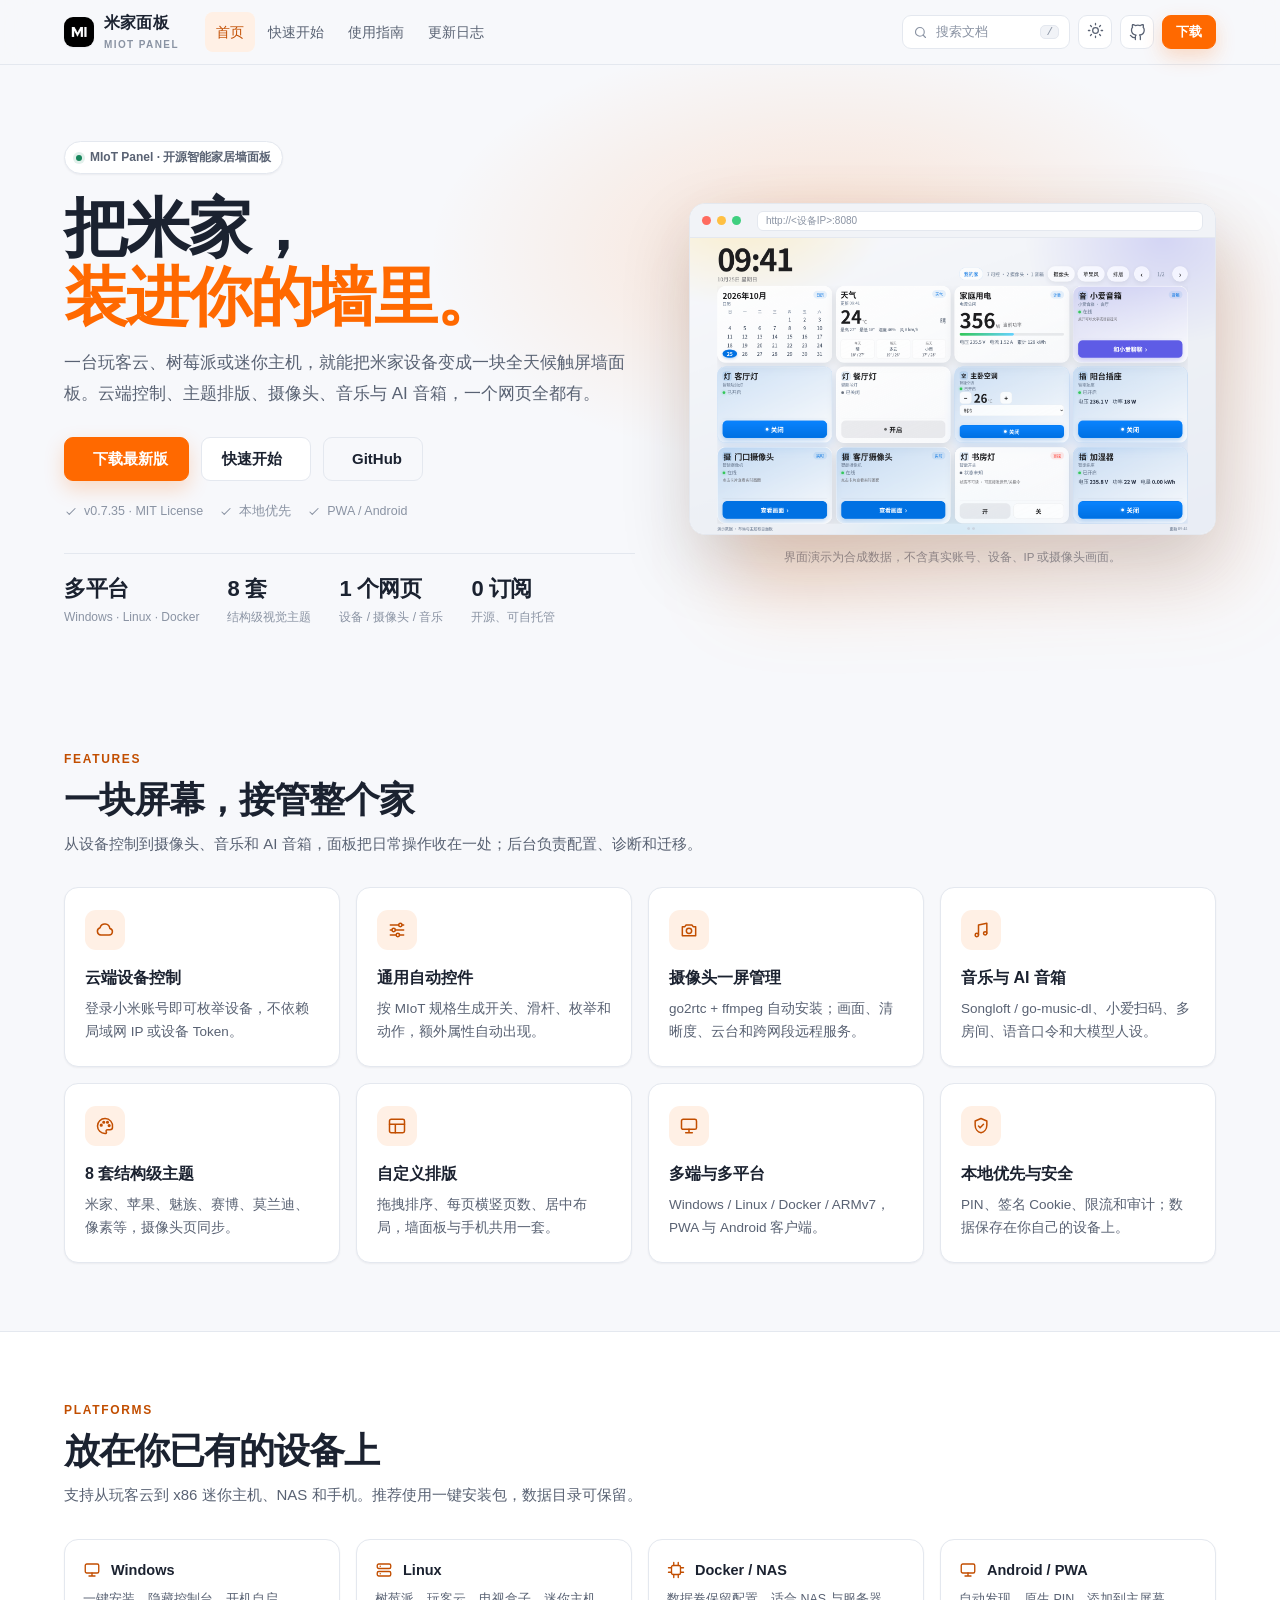
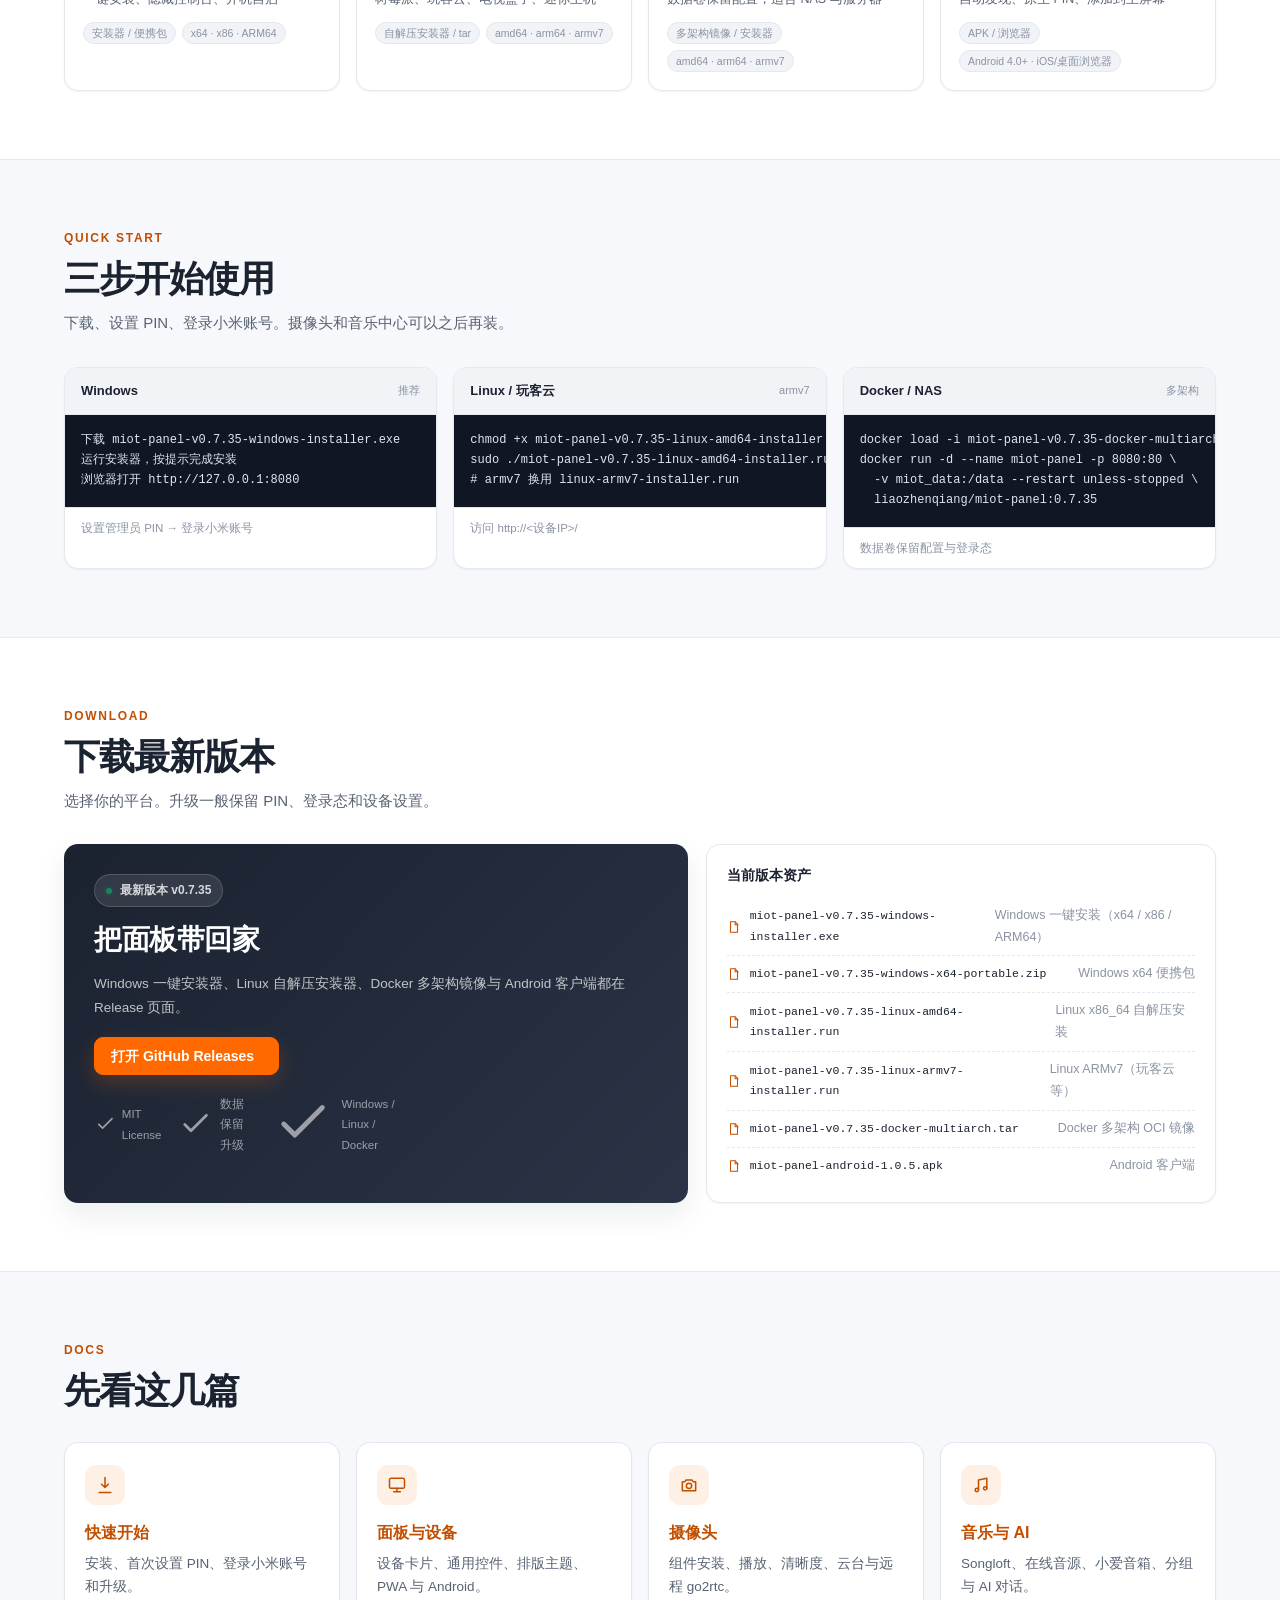
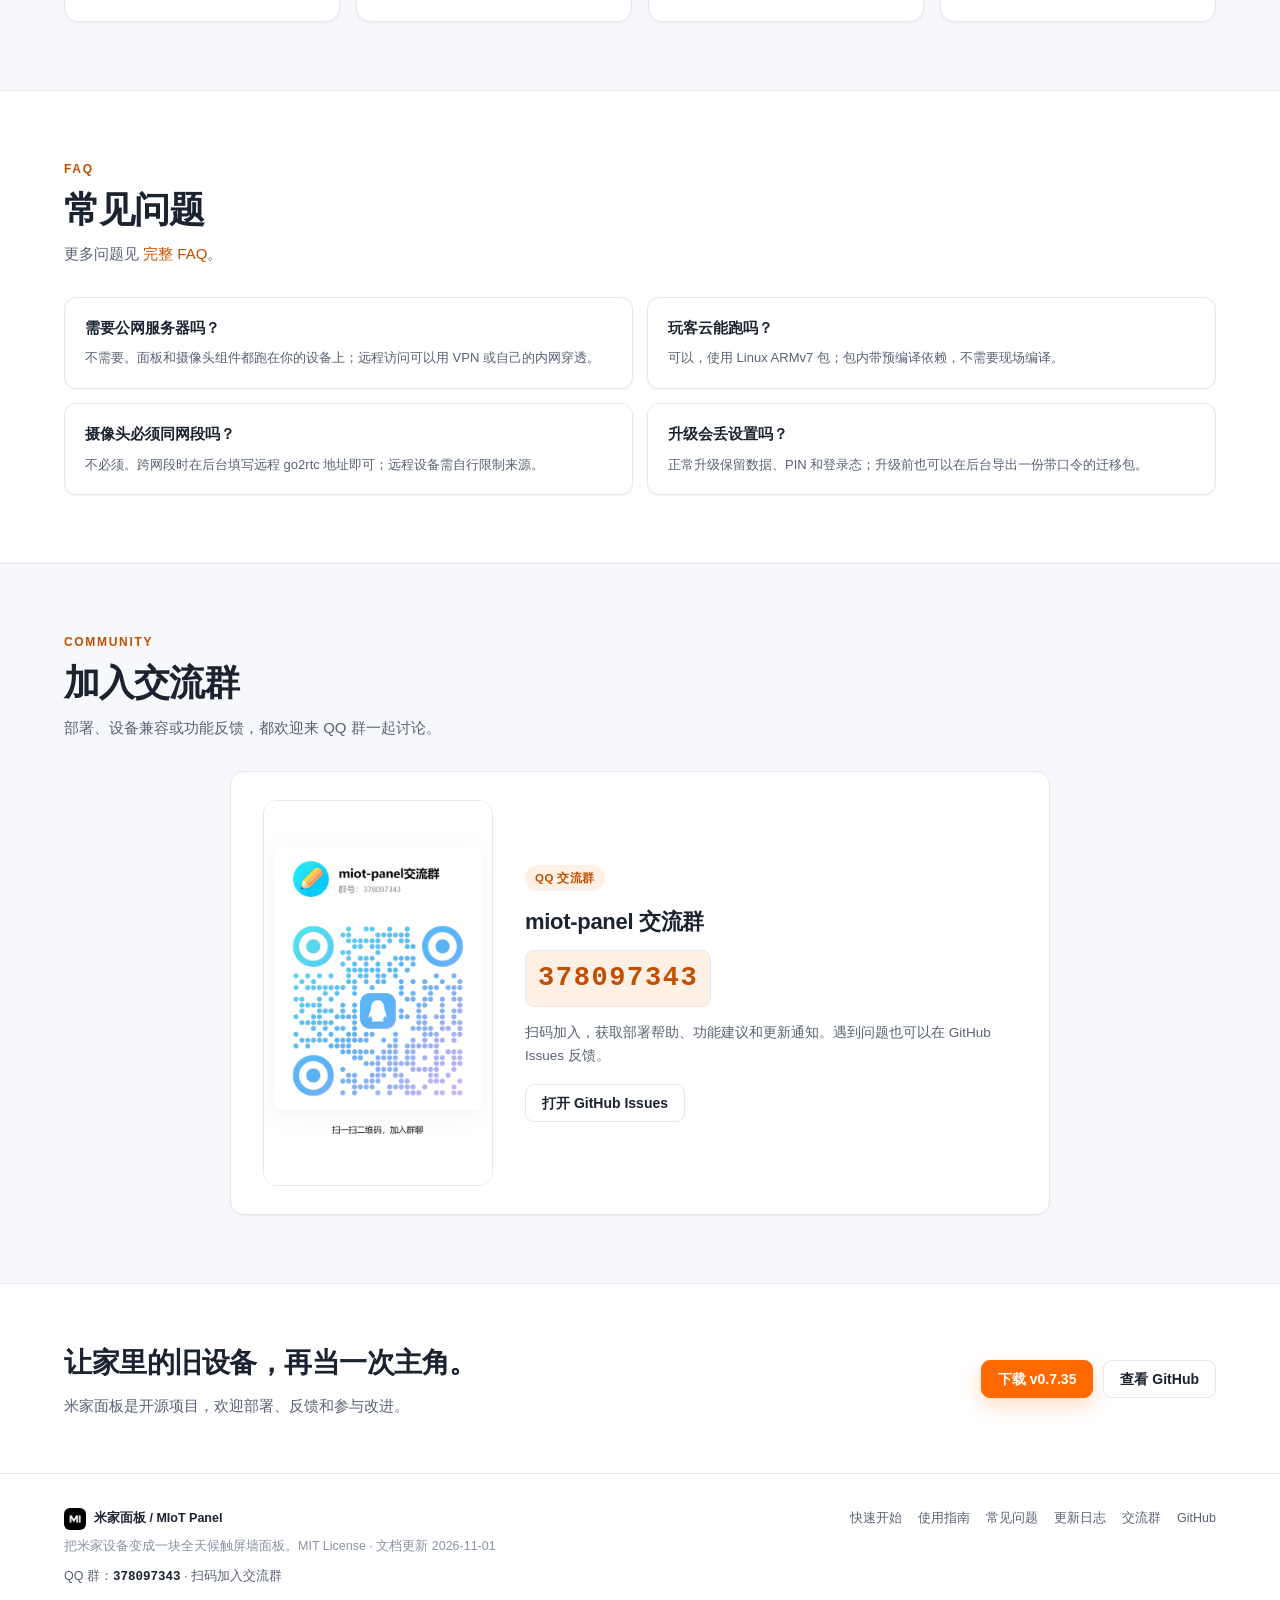
<file: docs/index.html>
<!doctype html>
<html lang="zh-CN" data-root="">
<head>
<meta charset="utf-8">
<meta name="viewport" content="width=device-width, initial-scale=1">
<title>米家面板 — 把米家装进你的墙里</title>

<meta name="description" content="开源的米家/小米智能家居触屏面板：云端设备控制、8 套主题、摄像头、音乐与 AI 音箱，支持 Windows / Linux / Docker / PWA / Android。">
<link rel="canonical" href="https://liaozhenqiang.github.io/miot-panel/index.html">
<meta property="og:type" content="website">
<meta property="og:site_name" content="米家面板">
<meta property="og:title" content="米家面板 — 把米家装进你的墙里">
<meta property="og:description" content="开源的米家/小米智能家居触屏面板：云端设备控制、8 套主题、摄像头、音乐与 AI 音箱，支持 Windows / Linux / Docker / PWA / Android。">
<meta property="og:url" content="https://liaozhenqiang.github.io/miot-panel/index.html">
<meta property="og:image" content="https://liaozhenqiang.github.io/miot-panel/assets/hero.png">
<meta name="twitter:card" content="summary_large_image">
<meta name="theme-color" content="#ff6900">
<link rel="icon" href="assets/logo.png">
<script>(function(){try{var t=localStorage.getItem("miot-docs-theme");if(!t){t=window.matchMedia&&window.matchMedia("(prefers-color-scheme: dark)").matches?"dark":"light";}document.documentElement.setAttribute("data-theme",t);}catch(e){}})();</script>
<link rel="stylesheet" href="assets/style.css">
</head>
<body data-page="">

<header class="navbar">
  <div class="container nav-inner">
    <a class="brand" href="index.html">
      <img src="assets/logo.png" alt="miot-panel logo">
      <span><span class="name">米家面板</span><span class="sub">MIOT Panel</span></span>
    </a>
    <nav class="nav-links" aria-label="主导航"><a class="nav-link active" href="index.html">首页</a><a class="nav-link" href="guide/quickstart.html">快速开始</a><a class="nav-link" href="guide/devices.html">使用指南</a><a class="nav-link" href="guide/changelog.html">更新日志</a></nav>
    <div class="nav-actions">
      <button class="search-trigger js-search-open" type="button" aria-label="搜索文档">
        <svg viewBox="0 0 24 24" fill="none" stroke="currentColor" stroke-width="1.8" stroke-linecap="round" stroke-linejoin="round" aria-hidden="true"><circle cx="11" cy="11" r="7"/><path d="m20 20-4-4"/></svg><span>搜索文档</span><kbd>/</kbd>
      </button>
      <button class="icon-btn js-theme-toggle" type="button" aria-label="切换明暗主题">
        <span class="js-theme-sun"><svg viewBox="0 0 24 24" fill="none" stroke="currentColor" stroke-width="1.8" stroke-linecap="round" stroke-linejoin="round" aria-hidden="true"><circle cx="12" cy="12" r="4"/><path d="M12 2v2M12 20v2M4.9 4.9l1.4 1.4M17.7 17.7l1.4 1.4M2 12h2M20 12h2M4.9 19.1l1.4-1.4M17.7 6.3l1.4-1.4"/></svg></span><span class="js-theme-moon" style="display:none"><svg viewBox="0 0 24 24" fill="none" stroke="currentColor" stroke-width="1.8" stroke-linecap="round" stroke-linejoin="round" aria-hidden="true"><path d="M21 12.8A8.5 8.5 0 1 1 11.2 3a7 7 0 1 0 9.8 9.8Z"/></svg></span>
      </button>
      <a class="icon-btn" href="https://github.com/liaozhenqiang/miot-panel" target="_blank" rel="noopener" aria-label="GitHub"><svg viewBox="0 0 24 24" fill="none" stroke="currentColor" stroke-width="1.8" stroke-linecap="round" stroke-linejoin="round" aria-hidden="true"><path d="M9 19c-5 1.5-5-2.5-7-3m14 6v-3.9a3.4 3.4 0 0 0-1-2.6c3.2-.4 6.5-1.6 6.5-7.2A5.6 5.6 0 0 0 20 4.6 5.2 5.2 0 0 0 19.9.8S18.6.4 16 2.2a13.4 13.4 0 0 0-7 0C6.4.4 5.1.8 5.1.8A5.2 5.2 0 0 0 5 4.6a5.6 5.6 0 0 0-1.5 3.9c0 5.5 3.3 6.8 6.5 7.2A3.4 3.4 0 0 0 9 18.3V22"/></svg></a>
      <a class="btn primary nav-download" href="https://github.com/liaozhenqiang/miot-panel/releases/latest" target="_blank" rel="noopener">下载</a>
      <button class="icon-btn mobile-menu-btn js-mobile-menu" type="button" aria-label="打开目录" aria-expanded="false"><svg viewBox="0 0 24 24" fill="none" stroke="currentColor" stroke-width="1.8" stroke-linecap="round" stroke-linejoin="round" aria-hidden="true"><path d="M4 6h16M4 12h16M4 18h16"/></svg></button>
    </div>
  </div>
</header>


<div class="search-overlay" role="dialog" aria-modal="true" aria-label="搜索文档">
  <div class="search-panel">
    <div class="search-top"><svg viewBox="0 0 24 24" fill="none" stroke="currentColor" stroke-width="1.8" stroke-linecap="round" stroke-linejoin="round" aria-hidden="true"><circle cx="11" cy="11" r="7"/><path d="m20 20-4-4"/></svg><input class="search-input" type="text" placeholder="搜索功能、安装、配置…" autocomplete="off"><kbd>Esc</kbd></div>
    <div class="search-results"></div>
    <div class="search-foot"><span><kbd>↑</kbd><kbd>↓</kbd> 选择</span><span><kbd>Enter</kbd> 打开</span><span><kbd>/</kbd> 或 <kbd>Ctrl</kbd>+<kbd>K</kbd> 搜索</span></div>
  </div>
</div>


<main>
<section class="hero">
  <div class="container">
    <div class="hero-grid">
      <div class="hero-copy">
        <span class="eyebrow"><span class="dot"></span>MIoT Panel · 开源智能家居墙面板</span>
        <h1>把米家，<br><em>装进你的墙里。</em></h1>
        <p class="lead">一台玩客云、树莓派或迷你主机，就能把米家设备变成一块全天候触屏墙面板。云端控制、主题排版、摄像头、音乐与 AI 音箱，一个网页全都有。</p>
        <div class="hero-actions">
          <a class="btn primary" href="https://github.com/liaozhenqiang/miot-panel/releases/latest" target="_blank" rel="noopener"><svg viewBox="0 0 24 24" fill="none" stroke="currentColor" stroke-width="1.8" stroke-linecap="round" stroke-linejoin="round" aria-hidden="true"><path d="M12 3v12m0 0 4-4m-4 4-4-4M5 21h14"/></svg> 下载最新版</a>
          <a class="btn" href="guide/quickstart.html">快速开始 <svg viewBox="0 0 24 24" fill="none" stroke="currentColor" stroke-width="1.8" stroke-linecap="round" stroke-linejoin="round" aria-hidden="true"><path d="M5 12h14m-5-5 5 5-5 5"/></svg></a>
          <a class="btn ghost" href="https://github.com/liaozhenqiang/miot-panel" target="_blank" rel="noopener"><svg viewBox="0 0 24 24" fill="none" stroke="currentColor" stroke-width="1.8" stroke-linecap="round" stroke-linejoin="round" aria-hidden="true"><path d="M9 19c-5 1.5-5-2.5-7-3m14 6v-3.9a3.4 3.4 0 0 0-1-2.6c3.2-.4 6.5-1.6 6.5-7.2A5.6 5.6 0 0 0 20 4.6 5.2 5.2 0 0 0 19.9.8S18.6.4 16 2.2a13.4 13.4 0 0 0-7 0C6.4.4 5.1.8 5.1.8A5.2 5.2 0 0 0 5 4.6a5.6 5.6 0 0 0-1.5 3.9c0 5.5 3.3 6.8 6.5 7.2A3.4 3.4 0 0 0 9 18.3V22"/></svg> GitHub</a>
        </div>
        <div class="hero-meta">
          <span><svg viewBox="0 0 24 24" fill="none" stroke="currentColor" stroke-width="1.8" stroke-linecap="round" stroke-linejoin="round" aria-hidden="true"><path d="m5 12 4 4L19 6"/></svg> v0.7.35 · MIT License</span>
          <span><svg viewBox="0 0 24 24" fill="none" stroke="currentColor" stroke-width="1.8" stroke-linecap="round" stroke-linejoin="round" aria-hidden="true"><path d="m5 12 4 4L19 6"/></svg> 本地优先</span>
          <span><svg viewBox="0 0 24 24" fill="none" stroke="currentColor" stroke-width="1.8" stroke-linecap="round" stroke-linejoin="round" aria-hidden="true"><path d="m5 12 4 4L19 6"/></svg> PWA / Android</span>
        </div>
        <div class="stats">
          <div class="stat"><strong>多平台</strong><span>Windows · Linux · Docker</span></div>
          <div class="stat"><strong>8 套</strong><span>结构级视觉主题</span></div>
          <div class="stat"><strong>1 个网页</strong><span>设备 / 摄像头 / 音乐</span></div>
          <div class="stat"><strong>0 订阅</strong><span>开源、可自托管</span></div>
        </div>
      </div>
      <div class="hero-art">
        <div class="browser">
          <div class="browser-bar"><i></i><i></i><i></i><span class="url">http://&lt;设备IP&gt;:8080</span></div>
          <img src="assets/hero.png" alt="米家面板演示（合成演示数据）">
        </div>
        <div class="hero-caption">界面演示为合成数据，不含真实账号、设备、IP 或摄像头画面。</div>
      </div>
    </div>
  </div>
</section>

<section class="section">
  <div class="container">
    <div class="section-head"><div class="kicker">Features</div><h2>一块屏幕，接管整个家</h2><p>从设备控制到摄像头、音乐和 AI 音箱，面板把日常操作收在一处；后台负责配置、诊断和迁移。</p></div>
    <div class="grid cols-4"><div class="feature"><div class="ico"><svg viewBox="0 0 24 24" fill="none" stroke="currentColor" stroke-width="1.8" stroke-linecap="round" stroke-linejoin="round" aria-hidden="true"><path d="M7 18h10a4 4 0 0 0 .8-7.9A6 6 0 0 0 6.1 9.2 4.5 4.5 0 0 0 7 18Z"/></svg></div><h3>云端设备控制</h3><p>登录小米账号即可枚举设备，不依赖局域网 IP 或设备 Token。</p></div><div class="feature"><div class="ico"><svg viewBox="0 0 24 24" fill="none" stroke="currentColor" stroke-width="1.8" stroke-linecap="round" stroke-linejoin="round" aria-hidden="true"><path d="M4 6h10M18 6h2M4 12h2M10 12h10M4 18h7M15 18h5"/><circle cx="16" cy="6" r="2"/><circle cx="8" cy="12" r="2"/><circle cx="13" cy="18" r="2"/></svg></div><h3>通用自动控件</h3><p>按 MIoT 规格生成开关、滑杆、枚举和动作，额外属性自动出现。</p></div><div class="feature"><div class="ico"><svg viewBox="0 0 24 24" fill="none" stroke="currentColor" stroke-width="1.8" stroke-linecap="round" stroke-linejoin="round" aria-hidden="true"><path d="M4 8h3l1.5-2h7L17 8h3v11H4z"/><circle cx="12" cy="13" r="3.2"/></svg></div><h3>摄像头一屏管理</h3><p>go2rtc + ffmpeg 自动安装；画面、清晰度、云台和跨网段远程服务。</p></div><div class="feature"><div class="ico"><svg viewBox="0 0 24 24" fill="none" stroke="currentColor" stroke-width="1.8" stroke-linecap="round" stroke-linejoin="round" aria-hidden="true"><path d="M9 18V6l10-2v12"/><circle cx="7" cy="18" r="2"/><circle cx="17" cy="16" r="2"/></svg></div><h3>音乐与 AI 音箱</h3><p>Songloft / go-music-dl、小爱扫码、多房间、语音口令和大模型人设。</p></div><div class="feature"><div class="ico"><svg viewBox="0 0 24 24" fill="none" stroke="currentColor" stroke-width="1.8" stroke-linecap="round" stroke-linejoin="round" aria-hidden="true"><path d="M12 3a9 9 0 1 0 0 18c1.6 0 2.2-1 1.5-2.1-.6-1 .1-2.4 1.5-2.4H18a3 3 0 0 0 3-3A9 9 0 0 0 12 3Z"/><circle cx="7.5" cy="11" r="1"/><circle cx="10.5" cy="7.5" r="1"/><circle cx="15" cy="7.5" r="1"/><circle cx="17" cy="11.5" r="1"/></svg></div><h3>8 套结构级主题</h3><p>米家、苹果、魅族、赛博、莫兰迪、像素等，摄像头页同步。</p></div><div class="feature"><div class="ico"><svg viewBox="0 0 24 24" fill="none" stroke="currentColor" stroke-width="1.8" stroke-linecap="round" stroke-linejoin="round" aria-hidden="true"><rect x="3" y="4" width="18" height="16" rx="2"/><path d="M3 10h18M10 10v10"/></svg></div><h3>自定义排版</h3><p>拖拽排序、每页横竖页数、居中布局，墙面板与手机共用一套。</p></div><div class="feature"><div class="ico"><svg viewBox="0 0 24 24" fill="none" stroke="currentColor" stroke-width="1.8" stroke-linecap="round" stroke-linejoin="round" aria-hidden="true"><rect x="3" y="4" width="18" height="12" rx="2"/><path d="M8 20h8M12 16v4"/></svg></div><h3>多端与多平台</h3><p>Windows / Linux / Docker / ARMv7，PWA 与 Android 客户端。</p></div><div class="feature"><div class="ico"><svg viewBox="0 0 24 24" fill="none" stroke="currentColor" stroke-width="1.8" stroke-linecap="round" stroke-linejoin="round" aria-hidden="true"><path d="M12 3 5 6v5c0 4.4 2.9 8.1 7 9 4.1-.9 7-4.6 7-9V6z"/><path d="m9 12 2 2 4-4"/></svg></div><h3>本地优先与安全</h3><p>PIN、签名 Cookie、限流和审计；数据保存在你自己的设备上。</p></div></div>
  </div>
</section>

<section class="section alt">
  <div class="container">
    <div class="section-head"><div class="kicker">Platforms</div><h2>放在你已有的设备上</h2><p>支持从玩客云到 x86 迷你主机、NAS 和手机。推荐使用一键安装包，数据目录可保留。</p></div>
    <div class="grid cols-4"><div class="platform-card"><div class="p-top"><svg viewBox="0 0 24 24" fill="none" stroke="currentColor" stroke-width="1.8" stroke-linecap="round" stroke-linejoin="round" aria-hidden="true"><rect x="3" y="4" width="18" height="12" rx="2"/><path d="M8 20h8M12 16v4"/></svg>Windows</div><div class="p-desc">一键安装、隐藏控制台、开机自启</div><div class="p-tags"><span class="p-tag">安装器 / 便携包</span><span class="p-tag">x64 · x86 · ARM64</span></div></div><div class="platform-card"><div class="p-top"><svg viewBox="0 0 24 24" fill="none" stroke="currentColor" stroke-width="1.8" stroke-linecap="round" stroke-linejoin="round" aria-hidden="true"><rect x="3" y="4" width="18" height="6" rx="2"/><rect x="3" y="14" width="18" height="6" rx="2"/><path d="M7 7h.01M7 17h.01"/></svg>Linux</div><div class="p-desc">树莓派、玩客云、电视盒子、迷你主机</div><div class="p-tags"><span class="p-tag">自解压安装器 / tar</span><span class="p-tag">amd64 · arm64 · armv7</span></div></div><div class="platform-card"><div class="p-top"><svg viewBox="0 0 24 24" fill="none" stroke="currentColor" stroke-width="1.8" stroke-linecap="round" stroke-linejoin="round" aria-hidden="true"><rect x="6" y="6" width="12" height="12" rx="2"/><path d="M9 2v4M15 2v4M9 18v4M15 18v4M2 9h4M2 15h4M18 9h4M18 15h4"/></svg>Docker / NAS</div><div class="p-desc">数据卷保留配置，适合 NAS 与服务器</div><div class="p-tags"><span class="p-tag">多架构镜像 / 安装器</span><span class="p-tag">amd64 · arm64 · armv7</span></div></div><div class="platform-card"><div class="p-top"><svg viewBox="0 0 24 24" fill="none" stroke="currentColor" stroke-width="1.8" stroke-linecap="round" stroke-linejoin="round" aria-hidden="true"><rect x="3" y="4" width="18" height="12" rx="2"/><path d="M8 20h8M12 16v4"/></svg>Android / PWA</div><div class="p-desc">自动发现、原生 PIN、添加到主屏幕</div><div class="p-tags"><span class="p-tag">APK / 浏览器</span><span class="p-tag">Android 4.0+ · iOS/桌面浏览器</span></div></div></div>
  </div>
</section>

<section class="section">
  <div class="container">
    <div class="section-head"><div class="kicker">Quick start</div><h2>三步开始使用</h2><p>下载、设置 PIN、登录小米账号。摄像头和音乐中心可以之后再装。</p></div>
    <div class="quick-grid">
      <div class="code-card"><div class="code-head">Windows <span class="tag">推荐</span></div><pre><code>下载 miot-panel-v0.7.35-windows-installer.exe
运行安装器，按提示完成安装
浏览器打开 http://127.0.0.1:8080</code></pre><div class="code-foot">设置管理员 PIN → 登录小米账号</div></div>
      <div class="code-card"><div class="code-head">Linux / 玩客云 <span class="tag">armv7</span></div><pre><code>chmod +x miot-panel-v0.7.35-linux-amd64-installer.run
sudo ./miot-panel-v0.7.35-linux-amd64-installer.run
# armv7 换用 linux-armv7-installer.run</code></pre><div class="code-foot">访问 http://&lt;设备IP&gt;/</div></div>
      <div class="code-card"><div class="code-head">Docker / NAS <span class="tag">多架构</span></div><pre><code>docker load -i miot-panel-v0.7.35-docker-multiarch.tar
docker run -d --name miot-panel -p 8080:80 \
  -v miot_data:/data --restart unless-stopped \
  liaozhenqiang/miot-panel:0.7.35</code></pre><div class="code-foot">数据卷保留配置与登录态</div></div>
    </div>
  </div>
</section>

<section class="section alt" id="download">
  <div class="container">
    <div class="section-head"><div class="kicker">Download</div><h2>下载最新版本</h2><p>选择你的平台。升级一般保留 PIN、登录态和设备设置。</p></div>
    <div class="download-wrap">
      <div class="download-main">
        <span class="eyebrow" style="background:rgba(255,255,255,.1);border-color:rgba(255,255,255,.16);color:rgba(255,255,255,.8)"><span class="dot"></span>最新版本 v0.7.35</span>
        <h2>把面板带回家</h2>
        <p>Windows 一键安装器、Linux 自解压安装器、Docker 多架构镜像与 Android 客户端都在 Release 页面。</p>
        <a class="btn primary" href="https://github.com/liaozhenqiang/miot-panel/releases/latest" target="_blank" rel="noopener">打开 GitHub Releases <svg viewBox="0 0 24 24" fill="none" stroke="currentColor" stroke-width="1.8" stroke-linecap="round" stroke-linejoin="round" aria-hidden="true"><path d="M5 12h14m-5-5 5 5-5 5"/></svg></a>
        <div class="meta"><span><svg viewBox="0 0 24 24" fill="none" stroke="currentColor" stroke-width="1.8" stroke-linecap="round" stroke-linejoin="round" aria-hidden="true"><path d="m5 12 4 4L19 6"/></svg> MIT License</span><span><svg viewBox="0 0 24 24" fill="none" stroke="currentColor" stroke-width="1.8" stroke-linecap="round" stroke-linejoin="round" aria-hidden="true"><path d="m5 12 4 4L19 6"/></svg> 数据保留升级</span><span><svg viewBox="0 0 24 24" fill="none" stroke="currentColor" stroke-width="1.8" stroke-linecap="round" stroke-linejoin="round" aria-hidden="true"><path d="m5 12 4 4L19 6"/></svg> Windows / Linux / Docker</span></div>
      </div>
      <div class="download-list"><h3>当前版本资产</h3><div class="asset"><svg viewBox="0 0 24 24" fill="none" stroke="currentColor" stroke-width="1.8" stroke-linecap="round" stroke-linejoin="round" aria-hidden="true"><path d="M6 3h8l4 4v14H6z"/><path d="M14 3v5h5"/></svg><code>miot-panel-v0.7.35-windows-installer.exe</code><span style="margin-left:auto;color:var(--text-3)">Windows 一键安装（x64 / x86 / ARM64）</span></div><div class="asset"><svg viewBox="0 0 24 24" fill="none" stroke="currentColor" stroke-width="1.8" stroke-linecap="round" stroke-linejoin="round" aria-hidden="true"><path d="M6 3h8l4 4v14H6z"/><path d="M14 3v5h5"/></svg><code>miot-panel-v0.7.35-windows-x64-portable.zip</code><span style="margin-left:auto;color:var(--text-3)">Windows x64 便携包</span></div><div class="asset"><svg viewBox="0 0 24 24" fill="none" stroke="currentColor" stroke-width="1.8" stroke-linecap="round" stroke-linejoin="round" aria-hidden="true"><path d="M6 3h8l4 4v14H6z"/><path d="M14 3v5h5"/></svg><code>miot-panel-v0.7.35-linux-amd64-installer.run</code><span style="margin-left:auto;color:var(--text-3)">Linux x86_64 自解压安装</span></div><div class="asset"><svg viewBox="0 0 24 24" fill="none" stroke="currentColor" stroke-width="1.8" stroke-linecap="round" stroke-linejoin="round" aria-hidden="true"><path d="M6 3h8l4 4v14H6z"/><path d="M14 3v5h5"/></svg><code>miot-panel-v0.7.35-linux-armv7-installer.run</code><span style="margin-left:auto;color:var(--text-3)">Linux ARMv7（玩客云等）</span></div><div class="asset"><svg viewBox="0 0 24 24" fill="none" stroke="currentColor" stroke-width="1.8" stroke-linecap="round" stroke-linejoin="round" aria-hidden="true"><path d="M6 3h8l4 4v14H6z"/><path d="M14 3v5h5"/></svg><code>miot-panel-v0.7.35-docker-multiarch.tar</code><span style="margin-left:auto;color:var(--text-3)">Docker 多架构 OCI 镜像</span></div><div class="asset"><svg viewBox="0 0 24 24" fill="none" stroke="currentColor" stroke-width="1.8" stroke-linecap="round" stroke-linejoin="round" aria-hidden="true"><path d="M6 3h8l4 4v14H6z"/><path d="M14 3v5h5"/></svg><code>miot-panel-android-1.0.5.apk</code><span style="margin-left:auto;color:var(--text-3)">Android 客户端</span></div></div>
    </div>
  </div>
</section>

<section class="section">
  <div class="container">
    <div class="section-head"><div class="kicker">Docs</div><h2>先看这几篇</h2></div>
    <div class="grid cols-4">
      <a class="feature" href="guide/quickstart.html"><div class="ico"><svg viewBox="0 0 24 24" fill="none" stroke="currentColor" stroke-width="1.8" stroke-linecap="round" stroke-linejoin="round" aria-hidden="true"><path d="M12 3v12m0 0 4-4m-4 4-4-4M5 21h14"/></svg></div><h3>快速开始</h3><p>安装、首次设置 PIN、登录小米账号和升级。</p></a>
      <a class="feature" href="guide/devices.html"><div class="ico"><svg viewBox="0 0 24 24" fill="none" stroke="currentColor" stroke-width="1.8" stroke-linecap="round" stroke-linejoin="round" aria-hidden="true"><rect x="3" y="4" width="18" height="12" rx="2"/><path d="M8 20h8M12 16v4"/></svg></div><h3>面板与设备</h3><p>设备卡片、通用控件、排版主题、PWA 与 Android。</p></a>
      <a class="feature" href="guide/camera.html"><div class="ico"><svg viewBox="0 0 24 24" fill="none" stroke="currentColor" stroke-width="1.8" stroke-linecap="round" stroke-linejoin="round" aria-hidden="true"><path d="M4 8h3l1.5-2h7L17 8h3v11H4z"/><circle cx="12" cy="13" r="3.2"/></svg></div><h3>摄像头</h3><p>组件安装、播放、清晰度、云台与远程 go2rtc。</p></a>
      <a class="feature" href="guide/music.html"><div class="ico"><svg viewBox="0 0 24 24" fill="none" stroke="currentColor" stroke-width="1.8" stroke-linecap="round" stroke-linejoin="round" aria-hidden="true"><path d="M9 18V6l10-2v12"/><circle cx="7" cy="18" r="2"/><circle cx="17" cy="16" r="2"/></svg></div><h3>音乐与 AI</h3><p>Songloft、在线音源、小爱音箱、分组与 AI 对话。</p></a>
    </div>
  </div>
</section>

<section class="section alt">
  <div class="container">
    <div class="section-head"><div class="kicker">FAQ</div><h2>常见问题</h2><p>更多问题见 <a href="guide/faq.html">完整 FAQ</a>。</p></div>
    <div class="faq-grid">
      <div class="faq-item"><h3>需要公网服务器吗？</h3><p>不需要。面板和摄像头组件都跑在你的设备上；远程访问可以用 VPN 或自己的内网穿透。</p></div>
      <div class="faq-item"><h3>玩客云能跑吗？</h3><p>可以，使用 Linux ARMv7 包；包内带预编译依赖，不需要现场编译。</p></div>
      <div class="faq-item"><h3>摄像头必须同网段吗？</h3><p>不必须。跨网段时在后台填写远程 go2rtc 地址即可；远程设备需自行限制来源。</p></div>
      <div class="faq-item"><h3>升级会丢设置吗？</h3><p>正常升级保留数据、PIN 和登录态；升级前也可以在后台导出一份带口令的迁移包。</p></div>
    </div>
  </div>
</section>

<section class="section" id="community">
  <div class="container">
    <div class="section-head"><div class="kicker">Community</div><h2>加入交流群</h2><p>部署、设备兼容或功能反馈，都欢迎来 QQ 群一起讨论。</p></div>
    <div class="community-card">
      <img src="assets/qq-group.png" alt="miot-panel 交流群二维码（群号 378097343）">
      <div class="community-copy">
        <div class="qq-badge">QQ 交流群</div>
        <h3>miot-panel 交流群</h3>
        <div class="qq-number">378097343</div>
        <p>扫码加入，获取部署帮助、功能建议和更新通知。遇到问题也可以在 GitHub Issues 反馈。</p>
        <a class="btn" href="https://github.com/liaozhenqiang/miot-panel/issues" target="_blank" rel="noopener">打开 GitHub Issues</a>
      </div>
    </div>
  </div>
</section>

<section class="cta-band">
  <div class="container cta-inner">
    <div><h2>让家里的旧设备，再当一次主角。</h2><p>米家面板是开源项目，欢迎部署、反馈和参与改进。</p></div>
    <div class="cta-actions"><a class="btn primary" href="https://github.com/liaozhenqiang/miot-panel/releases/latest" target="_blank" rel="noopener">下载 v0.7.35</a><a class="btn" href="https://github.com/liaozhenqiang/miot-panel" target="_blank" rel="noopener">查看 GitHub</a></div>
  </div>
</section>
</main>


<footer class="footer">
  <div class="container footer-grid">
    <div>
      <div class="f-brand"><img src="assets/logo.png" alt="">米家面板 / MIoT Panel</div>
      <div style="margin-top:6px">把米家设备变成一块全天候触屏墙面板。MIT License · 文档更新 2026-11-01</div>
      <div class="f-qq">QQ 群：<strong>378097343</strong> · <a href="index.html#community">扫码加入交流群</a></div>
    </div>
    <div class="f-links">
      <a href="guide/quickstart.html">快速开始</a>
      <a href="guide/devices.html">使用指南</a>
      <a href="guide/faq.html">常见问题</a>
      <a href="guide/changelog.html">更新日志</a>
      <a href="index.html#community">交流群</a>
      <a href="https://github.com/liaozhenqiang/miot-panel" target="_blank" rel="noopener">GitHub</a>
    </div>
  </div>
</footer>

<script defer src="assets/app.js"></script>
</body>
</html>
</file>
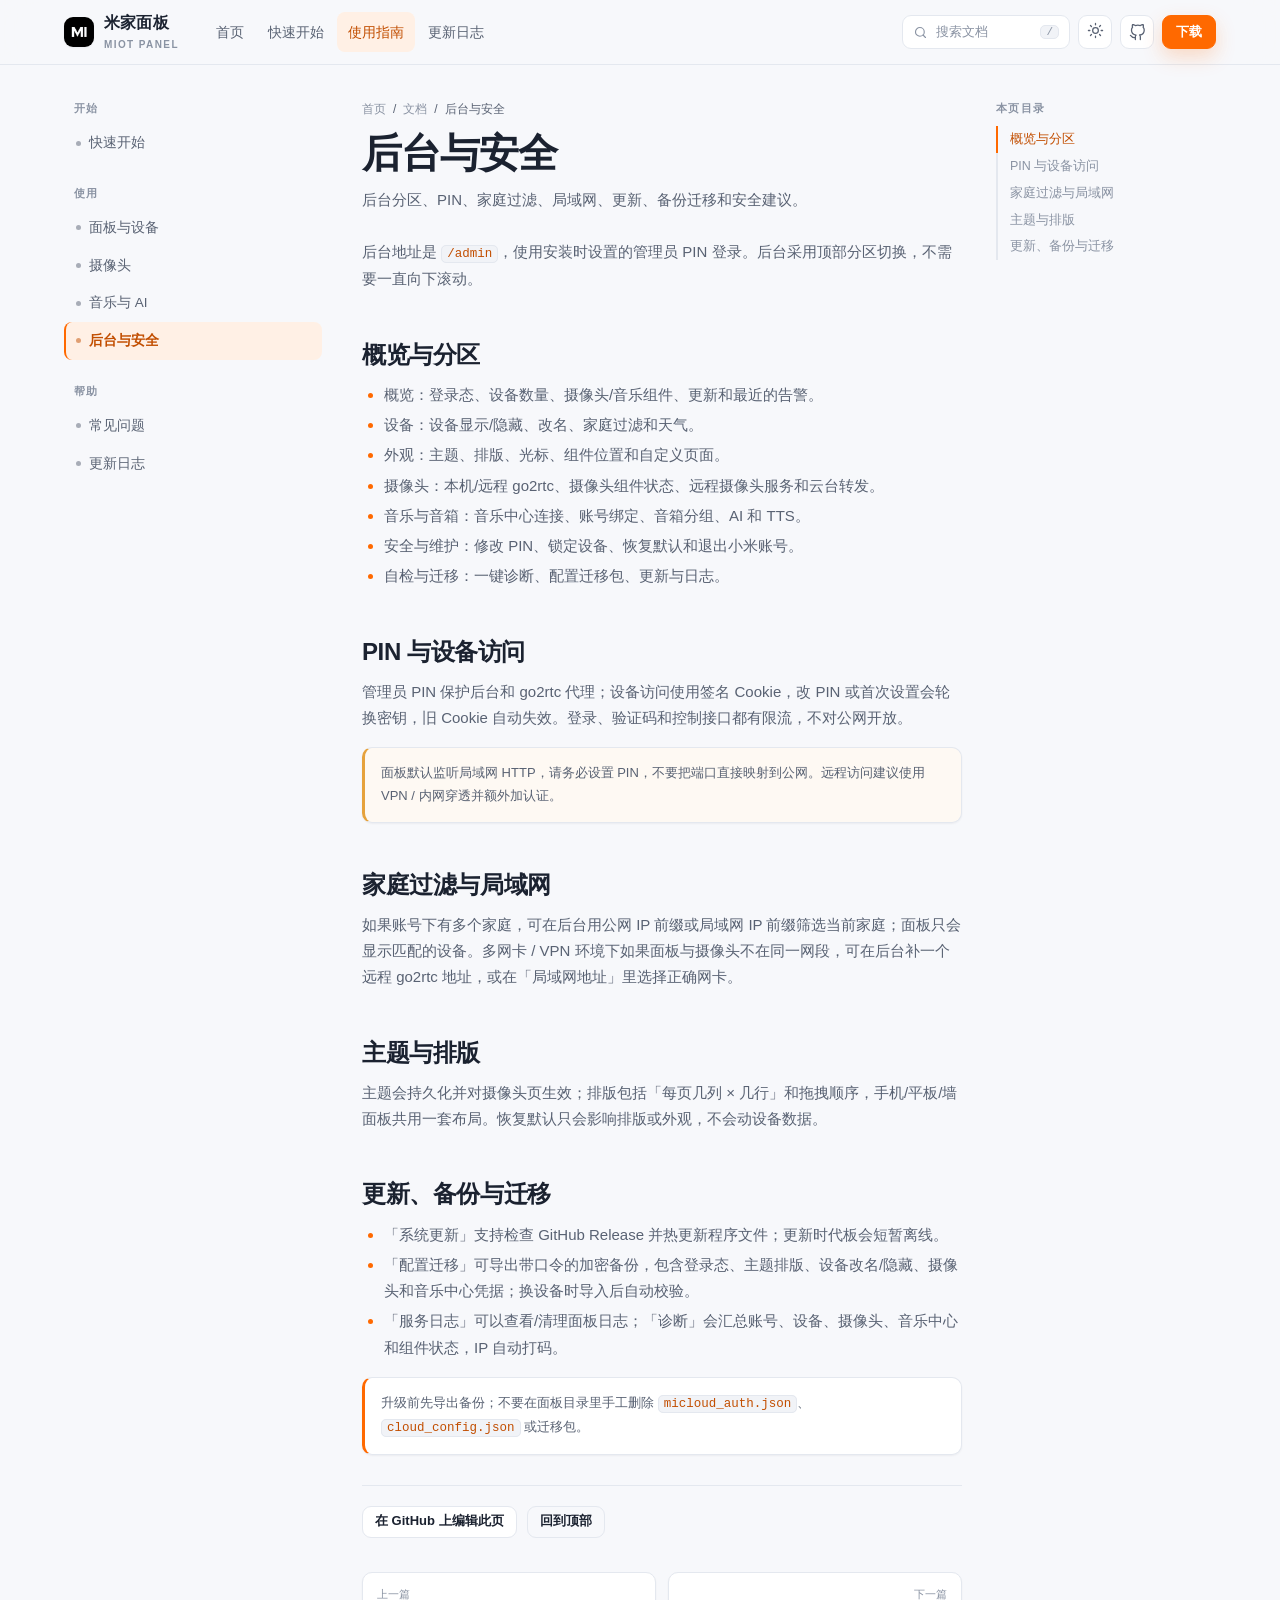
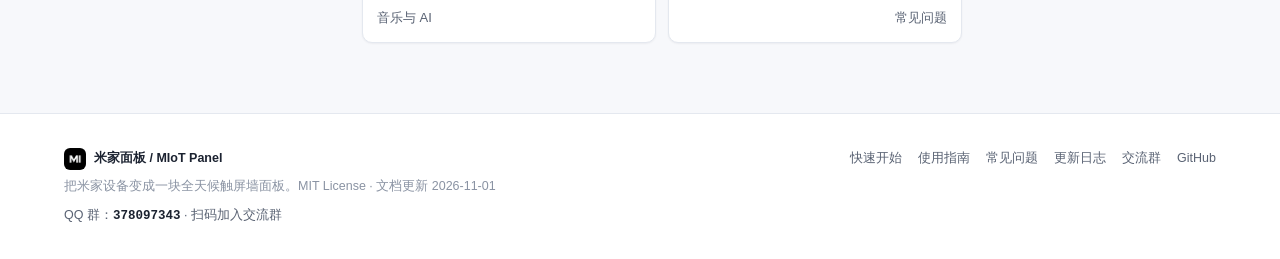
<file: docs/guide/admin.html>
<!doctype html>
<html lang="zh-CN" data-root="../">
<head>
<meta charset="utf-8">
<meta name="viewport" content="width=device-width, initial-scale=1">
<title>后台与安全 · 米家面板文档</title>

<meta name="description" content="后台分区、PIN、家庭过滤、局域网、更新、备份迁移和安全建议。">
<link rel="canonical" href="https://liaozhenqiang.github.io/miot-panel/guide/admin.html">
<meta property="og:type" content="website">
<meta property="og:site_name" content="米家面板">
<meta property="og:title" content="后台与安全 · 米家面板文档">
<meta property="og:description" content="后台分区、PIN、家庭过滤、局域网、更新、备份迁移和安全建议。">
<meta property="og:url" content="https://liaozhenqiang.github.io/miot-panel/guide/admin.html">
<meta property="og:image" content="https://liaozhenqiang.github.io/miot-panel/assets/hero.png">
<meta name="twitter:card" content="summary_large_image">
<meta name="theme-color" content="#ff6900">
<link rel="icon" href="../assets/logo.png">
<script>(function(){try{var t=localStorage.getItem("miot-docs-theme");if(!t){t=window.matchMedia&&window.matchMedia("(prefers-color-scheme: dark)").matches?"dark":"light";}document.documentElement.setAttribute("data-theme",t);}catch(e){}})();</script>
<link rel="stylesheet" href="../assets/style.css">
</head>
<body data-page="admin">

<header class="navbar">
  <div class="container nav-inner">
    <a class="brand" href="../index.html">
      <img src="../assets/logo.png" alt="miot-panel logo">
      <span><span class="name">米家面板</span><span class="sub">MIOT Panel</span></span>
    </a>
    <nav class="nav-links" aria-label="主导航"><a class="nav-link" href="../index.html">首页</a><a class="nav-link" href="../guide/quickstart.html">快速开始</a><a class="nav-link active" href="../guide/devices.html">使用指南</a><a class="nav-link" href="../guide/changelog.html">更新日志</a></nav>
    <div class="nav-actions">
      <button class="search-trigger js-search-open" type="button" aria-label="搜索文档">
        <svg viewBox="0 0 24 24" fill="none" stroke="currentColor" stroke-width="1.8" stroke-linecap="round" stroke-linejoin="round" aria-hidden="true"><circle cx="11" cy="11" r="7"/><path d="m20 20-4-4"/></svg><span>搜索文档</span><kbd>/</kbd>
      </button>
      <button class="icon-btn js-theme-toggle" type="button" aria-label="切换明暗主题">
        <span class="js-theme-sun"><svg viewBox="0 0 24 24" fill="none" stroke="currentColor" stroke-width="1.8" stroke-linecap="round" stroke-linejoin="round" aria-hidden="true"><circle cx="12" cy="12" r="4"/><path d="M12 2v2M12 20v2M4.9 4.9l1.4 1.4M17.7 17.7l1.4 1.4M2 12h2M20 12h2M4.9 19.1l1.4-1.4M17.7 6.3l1.4-1.4"/></svg></span><span class="js-theme-moon" style="display:none"><svg viewBox="0 0 24 24" fill="none" stroke="currentColor" stroke-width="1.8" stroke-linecap="round" stroke-linejoin="round" aria-hidden="true"><path d="M21 12.8A8.5 8.5 0 1 1 11.2 3a7 7 0 1 0 9.8 9.8Z"/></svg></span>
      </button>
      <a class="icon-btn" href="https://github.com/liaozhenqiang/miot-panel" target="_blank" rel="noopener" aria-label="GitHub"><svg viewBox="0 0 24 24" fill="none" stroke="currentColor" stroke-width="1.8" stroke-linecap="round" stroke-linejoin="round" aria-hidden="true"><path d="M9 19c-5 1.5-5-2.5-7-3m14 6v-3.9a3.4 3.4 0 0 0-1-2.6c3.2-.4 6.5-1.6 6.5-7.2A5.6 5.6 0 0 0 20 4.6 5.2 5.2 0 0 0 19.9.8S18.6.4 16 2.2a13.4 13.4 0 0 0-7 0C6.4.4 5.1.8 5.1.8A5.2 5.2 0 0 0 5 4.6a5.6 5.6 0 0 0-1.5 3.9c0 5.5 3.3 6.8 6.5 7.2A3.4 3.4 0 0 0 9 18.3V22"/></svg></a>
      <a class="btn primary nav-download" href="https://github.com/liaozhenqiang/miot-panel/releases/latest" target="_blank" rel="noopener">下载</a>
      <button class="icon-btn mobile-menu-btn js-mobile-menu" type="button" aria-label="打开目录" aria-expanded="false"><svg viewBox="0 0 24 24" fill="none" stroke="currentColor" stroke-width="1.8" stroke-linecap="round" stroke-linejoin="round" aria-hidden="true"><path d="M4 6h16M4 12h16M4 18h16"/></svg></button>
    </div>
  </div>
</header>


<div class="search-overlay" role="dialog" aria-modal="true" aria-label="搜索文档">
  <div class="search-panel">
    <div class="search-top"><svg viewBox="0 0 24 24" fill="none" stroke="currentColor" stroke-width="1.8" stroke-linecap="round" stroke-linejoin="round" aria-hidden="true"><circle cx="11" cy="11" r="7"/><path d="m20 20-4-4"/></svg><input class="search-input" type="text" placeholder="搜索功能、安装、配置…" autocomplete="off"><kbd>Esc</kbd></div>
    <div class="search-results"></div>
    <div class="search-foot"><span><kbd>↑</kbd><kbd>↓</kbd> 选择</span><span><kbd>Enter</kbd> 打开</span><span><kbd>/</kbd> 或 <kbd>Ctrl</kbd>+<kbd>K</kbd> 搜索</span></div>
  </div>
</div>


<div class="docs-shell">
  <aside class="sidebar" aria-label="文档目录"><div class="sidebar-group"><div class="sidebar-title">开始</div><a class="sidebar-link" href="../guide/quickstart.html"><span class="s-dot"></span>快速开始</a></div><div class="sidebar-group"><div class="sidebar-title">使用</div><a class="sidebar-link" href="../guide/devices.html"><span class="s-dot"></span>面板与设备</a><a class="sidebar-link" href="../guide/camera.html"><span class="s-dot"></span>摄像头</a><a class="sidebar-link" href="../guide/music.html"><span class="s-dot"></span>音乐与 AI</a><a class="sidebar-link active" href="../guide/admin.html"><span class="s-dot"></span>后台与安全</a></div><div class="sidebar-group"><div class="sidebar-title">帮助</div><a class="sidebar-link" href="../guide/faq.html"><span class="s-dot"></span>常见问题</a><a class="sidebar-link" href="../guide/changelog.html"><span class="s-dot"></span>更新日志</a></div></aside>
  <main class="content">
    <div class="breadcrumb"><a href="../index.html">首页</a><span>/</span><a href="../guide/quickstart.html">文档</a><span>/</span><span>后台与安全</span></div>
    <h1>后台与安全</h1>
    <p class="page-desc">后台分区、PIN、家庭过滤、局域网、更新、备份迁移和安全建议。</p>
    
<p>后台地址是 <code>/admin</code>，使用安装时设置的管理员 PIN 登录。后台采用顶部分区切换，不需要一直向下滚动。</p>
<h2 id="h-1">概览与分区</h2>
<ul>
<li>概览：登录态、设备数量、摄像头/音乐组件、更新和最近的告警。</li>
<li>设备：设备显示/隐藏、改名、家庭过滤和天气。</li>
<li>外观：主题、排版、光标、组件位置和自定义页面。</li>
<li>摄像头：本机/远程 go2rtc、摄像头组件状态、远程摄像头服务和云台转发。</li>
<li>音乐与音箱：音乐中心连接、账号绑定、音箱分组、AI 和 TTS。</li>
<li>安全与维护：修改 PIN、锁定设备、恢复默认和退出小米账号。</li>
<li>自检与迁移：一键诊断、配置迁移包、更新与日志。</li>
</ul>

<h2 id="h-2">PIN 与设备访问</h2>
<p>管理员 PIN 保护后台和 go2rtc 代理；设备访问使用签名 Cookie，改 PIN 或首次设置会轮换密钥，旧 Cookie 自动失效。登录、验证码和控制接口都有限流，不对公网开放。</p>
<div class="callout warn">面板默认监听局域网 HTTP，请务必设置 PIN，不要把端口直接映射到公网。远程访问建议使用 VPN / 内网穿透并额外加认证。</div>

<h2 id="h-3">家庭过滤与局域网</h2>
<p>如果账号下有多个家庭，可在后台用公网 IP 前缀或局域网 IP 前缀筛选当前家庭；面板只会显示匹配的设备。多网卡 / VPN 环境下如果面板与摄像头不在同一网段，可在后台补一个远程 go2rtc 地址，或在「局域网地址」里选择正确网卡。</p>

<h2 id="h-4">主题与排版</h2>
<p>主题会持久化并对摄像头页生效；排版包括「每页几列 × 几行」和拖拽顺序，手机/平板/墙面板共用一套布局。恢复默认只会影响排版或外观，不会动设备数据。</p>

<h2 id="h-5">更新、备份与迁移</h2>
<ul>
<li>「系统更新」支持检查 GitHub Release 并热更新程序文件；更新时代板会短暂离线。</li>
<li>「配置迁移」可导出带口令的加密备份，包含登录态、主题排版、设备改名/隐藏、摄像头和音乐中心凭据；换设备时导入后自动校验。</li>
<li>「服务日志」可以查看/清理面板日志；「诊断」会汇总账号、设备、摄像头、音乐中心和组件状态，IP 自动打码。</li>
</ul>
<div class="callout">升级前先导出备份；不要在面板目录里手工删除 <code>micloud_auth.json</code>、<code>cloud_config.json</code> 或迁移包。</div>

    <div class="page-actions">
      <a class="btn sm" href="https://github.com/liaozhenqiang/miot-panel/blob/main/docs/guide/admin.html" target="_blank" rel="noopener">在 GitHub 上编辑此页</a>
      <a class="btn sm ghost" href="#">回到顶部</a>
    </div>
    <div class="prev-next"><a href="../guide/music.html"><span class="dir">上一篇</span><span>音乐与 AI</span></a><a class="next" href="../guide/faq.html"><span class="dir">下一篇</span><span>常见问题</span></a></div>
  </main>
  <aside class="outline" aria-label="本页目录"><div class="outline-title">本页目录</div></aside>
</div>
<div class="sidebar-mask"></div>


<footer class="footer">
  <div class="container footer-grid">
    <div>
      <div class="f-brand"><img src="../assets/logo.png" alt="">米家面板 / MIoT Panel</div>
      <div style="margin-top:6px">把米家设备变成一块全天候触屏墙面板。MIT License · 文档更新 2026-11-01</div>
      <div class="f-qq">QQ 群：<strong>378097343</strong> · <a href="../index.html#community">扫码加入交流群</a></div>
    </div>
    <div class="f-links">
      <a href="../guide/quickstart.html">快速开始</a>
      <a href="../guide/devices.html">使用指南</a>
      <a href="../guide/faq.html">常见问题</a>
      <a href="../guide/changelog.html">更新日志</a>
      <a href="../index.html#community">交流群</a>
      <a href="https://github.com/liaozhenqiang/miot-panel" target="_blank" rel="noopener">GitHub</a>
    </div>
  </div>
</footer>

<script defer src="../assets/app.js"></script>
</body>
</html>
</file>
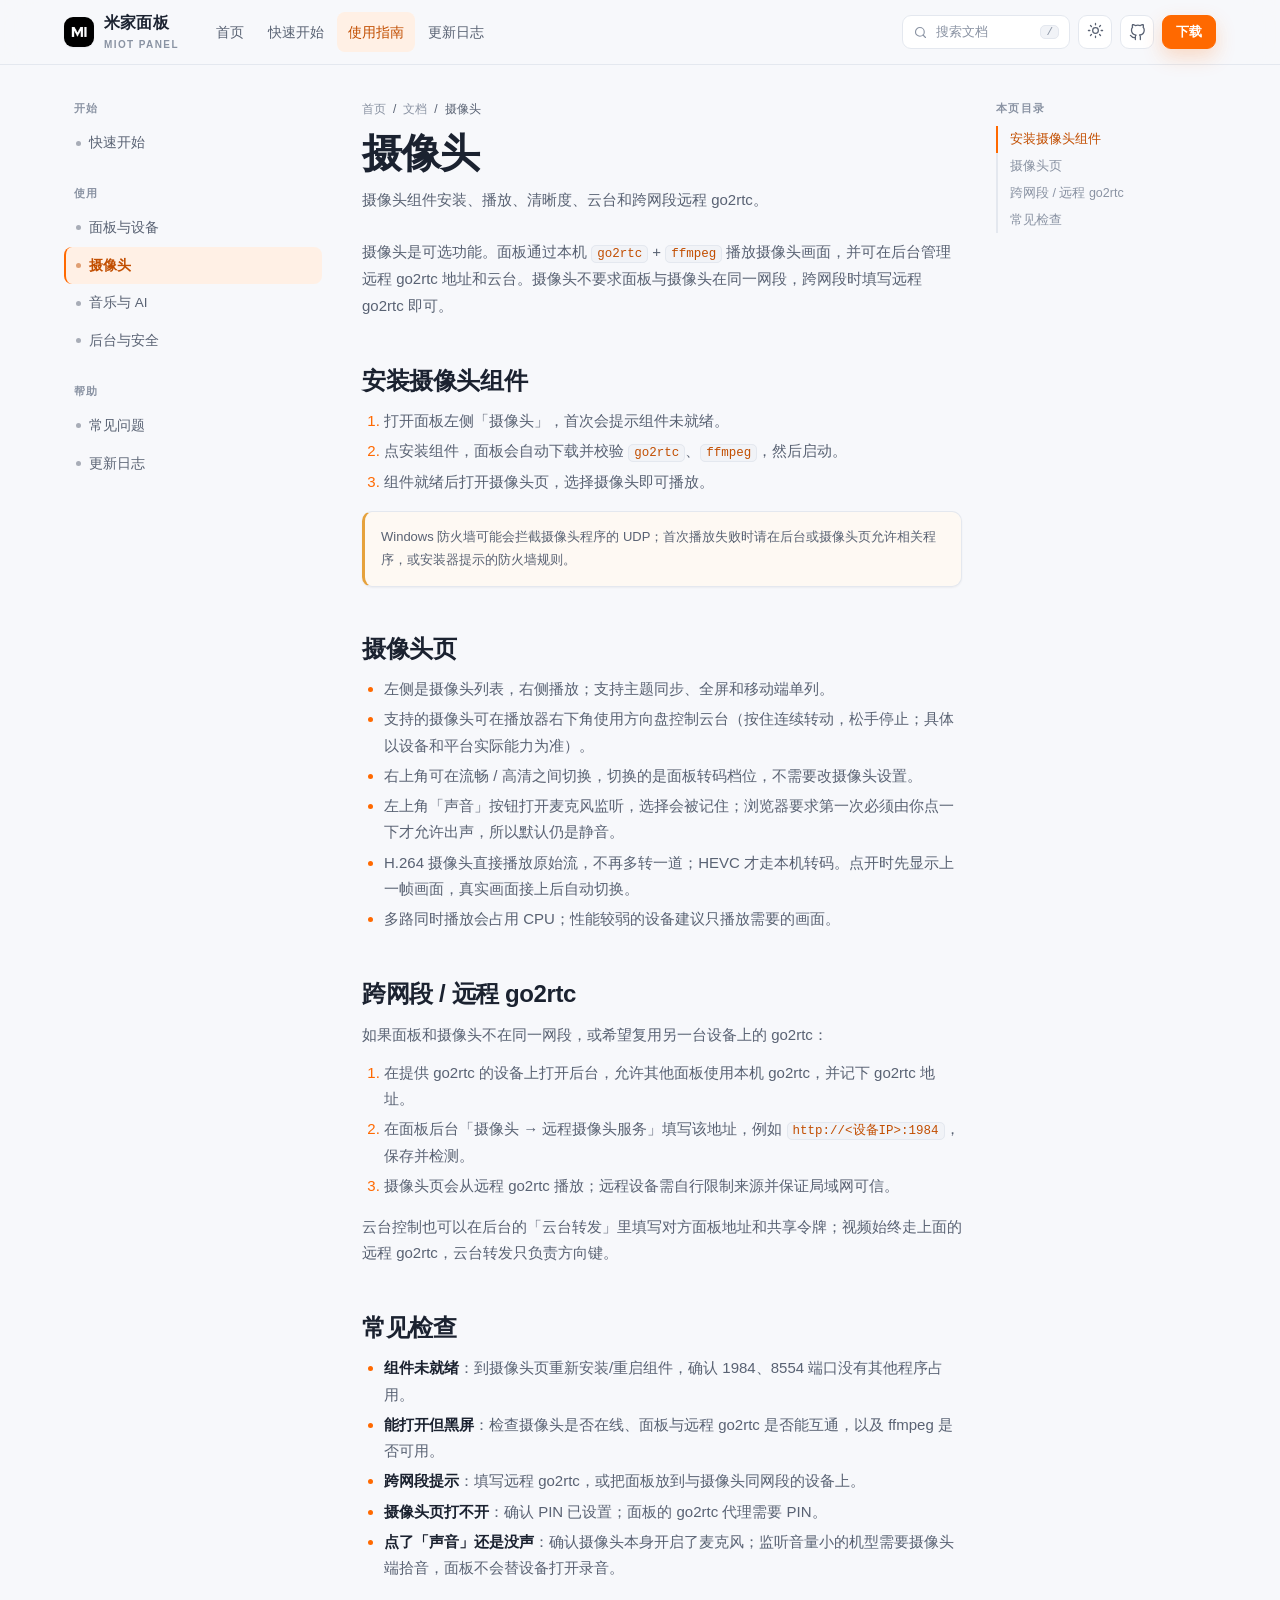
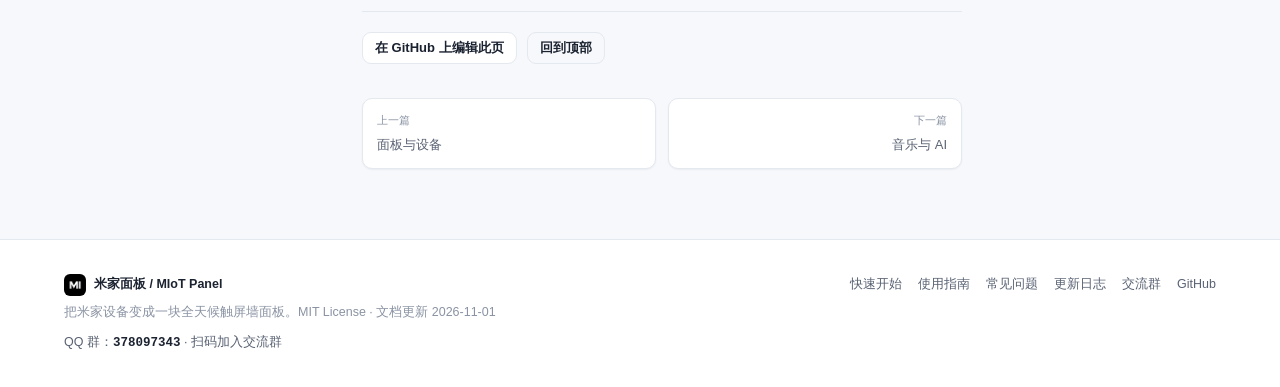
<file: docs/guide/camera.html>
<!doctype html>
<html lang="zh-CN" data-root="../">
<head>
<meta charset="utf-8">
<meta name="viewport" content="width=device-width, initial-scale=1">
<title>摄像头 · 米家面板文档</title>

<meta name="description" content="摄像头组件安装、播放、清晰度、云台和跨网段远程 go2rtc。">
<link rel="canonical" href="https://liaozhenqiang.github.io/miot-panel/guide/camera.html">
<meta property="og:type" content="website">
<meta property="og:site_name" content="米家面板">
<meta property="og:title" content="摄像头 · 米家面板文档">
<meta property="og:description" content="摄像头组件安装、播放、清晰度、云台和跨网段远程 go2rtc。">
<meta property="og:url" content="https://liaozhenqiang.github.io/miot-panel/guide/camera.html">
<meta property="og:image" content="https://liaozhenqiang.github.io/miot-panel/assets/hero.png">
<meta name="twitter:card" content="summary_large_image">
<meta name="theme-color" content="#ff6900">
<link rel="icon" href="../assets/logo.png">
<script>(function(){try{var t=localStorage.getItem("miot-docs-theme");if(!t){t=window.matchMedia&&window.matchMedia("(prefers-color-scheme: dark)").matches?"dark":"light";}document.documentElement.setAttribute("data-theme",t);}catch(e){}})();</script>
<link rel="stylesheet" href="../assets/style.css">
</head>
<body data-page="camera">

<header class="navbar">
  <div class="container nav-inner">
    <a class="brand" href="../index.html">
      <img src="../assets/logo.png" alt="miot-panel logo">
      <span><span class="name">米家面板</span><span class="sub">MIOT Panel</span></span>
    </a>
    <nav class="nav-links" aria-label="主导航"><a class="nav-link" href="../index.html">首页</a><a class="nav-link" href="../guide/quickstart.html">快速开始</a><a class="nav-link active" href="../guide/devices.html">使用指南</a><a class="nav-link" href="../guide/changelog.html">更新日志</a></nav>
    <div class="nav-actions">
      <button class="search-trigger js-search-open" type="button" aria-label="搜索文档">
        <svg viewBox="0 0 24 24" fill="none" stroke="currentColor" stroke-width="1.8" stroke-linecap="round" stroke-linejoin="round" aria-hidden="true"><circle cx="11" cy="11" r="7"/><path d="m20 20-4-4"/></svg><span>搜索文档</span><kbd>/</kbd>
      </button>
      <button class="icon-btn js-theme-toggle" type="button" aria-label="切换明暗主题">
        <span class="js-theme-sun"><svg viewBox="0 0 24 24" fill="none" stroke="currentColor" stroke-width="1.8" stroke-linecap="round" stroke-linejoin="round" aria-hidden="true"><circle cx="12" cy="12" r="4"/><path d="M12 2v2M12 20v2M4.9 4.9l1.4 1.4M17.7 17.7l1.4 1.4M2 12h2M20 12h2M4.9 19.1l1.4-1.4M17.7 6.3l1.4-1.4"/></svg></span><span class="js-theme-moon" style="display:none"><svg viewBox="0 0 24 24" fill="none" stroke="currentColor" stroke-width="1.8" stroke-linecap="round" stroke-linejoin="round" aria-hidden="true"><path d="M21 12.8A8.5 8.5 0 1 1 11.2 3a7 7 0 1 0 9.8 9.8Z"/></svg></span>
      </button>
      <a class="icon-btn" href="https://github.com/liaozhenqiang/miot-panel" target="_blank" rel="noopener" aria-label="GitHub"><svg viewBox="0 0 24 24" fill="none" stroke="currentColor" stroke-width="1.8" stroke-linecap="round" stroke-linejoin="round" aria-hidden="true"><path d="M9 19c-5 1.5-5-2.5-7-3m14 6v-3.9a3.4 3.4 0 0 0-1-2.6c3.2-.4 6.5-1.6 6.5-7.2A5.6 5.6 0 0 0 20 4.6 5.2 5.2 0 0 0 19.9.8S18.6.4 16 2.2a13.4 13.4 0 0 0-7 0C6.4.4 5.1.8 5.1.8A5.2 5.2 0 0 0 5 4.6a5.6 5.6 0 0 0-1.5 3.9c0 5.5 3.3 6.8 6.5 7.2A3.4 3.4 0 0 0 9 18.3V22"/></svg></a>
      <a class="btn primary nav-download" href="https://github.com/liaozhenqiang/miot-panel/releases/latest" target="_blank" rel="noopener">下载</a>
      <button class="icon-btn mobile-menu-btn js-mobile-menu" type="button" aria-label="打开目录" aria-expanded="false"><svg viewBox="0 0 24 24" fill="none" stroke="currentColor" stroke-width="1.8" stroke-linecap="round" stroke-linejoin="round" aria-hidden="true"><path d="M4 6h16M4 12h16M4 18h16"/></svg></button>
    </div>
  </div>
</header>


<div class="search-overlay" role="dialog" aria-modal="true" aria-label="搜索文档">
  <div class="search-panel">
    <div class="search-top"><svg viewBox="0 0 24 24" fill="none" stroke="currentColor" stroke-width="1.8" stroke-linecap="round" stroke-linejoin="round" aria-hidden="true"><circle cx="11" cy="11" r="7"/><path d="m20 20-4-4"/></svg><input class="search-input" type="text" placeholder="搜索功能、安装、配置…" autocomplete="off"><kbd>Esc</kbd></div>
    <div class="search-results"></div>
    <div class="search-foot"><span><kbd>↑</kbd><kbd>↓</kbd> 选择</span><span><kbd>Enter</kbd> 打开</span><span><kbd>/</kbd> 或 <kbd>Ctrl</kbd>+<kbd>K</kbd> 搜索</span></div>
  </div>
</div>


<div class="docs-shell">
  <aside class="sidebar" aria-label="文档目录"><div class="sidebar-group"><div class="sidebar-title">开始</div><a class="sidebar-link" href="../guide/quickstart.html"><span class="s-dot"></span>快速开始</a></div><div class="sidebar-group"><div class="sidebar-title">使用</div><a class="sidebar-link" href="../guide/devices.html"><span class="s-dot"></span>面板与设备</a><a class="sidebar-link active" href="../guide/camera.html"><span class="s-dot"></span>摄像头</a><a class="sidebar-link" href="../guide/music.html"><span class="s-dot"></span>音乐与 AI</a><a class="sidebar-link" href="../guide/admin.html"><span class="s-dot"></span>后台与安全</a></div><div class="sidebar-group"><div class="sidebar-title">帮助</div><a class="sidebar-link" href="../guide/faq.html"><span class="s-dot"></span>常见问题</a><a class="sidebar-link" href="../guide/changelog.html"><span class="s-dot"></span>更新日志</a></div></aside>
  <main class="content">
    <div class="breadcrumb"><a href="../index.html">首页</a><span>/</span><a href="../guide/quickstart.html">文档</a><span>/</span><span>摄像头</span></div>
    <h1>摄像头</h1>
    <p class="page-desc">摄像头组件安装、播放、清晰度、云台和跨网段远程 go2rtc。</p>
    
<p>摄像头是可选功能。面板通过本机 <code>go2rtc</code> + <code>ffmpeg</code> 播放摄像头画面，并可在后台管理远程 go2rtc 地址和云台。摄像头不要求面板与摄像头在同一网段，跨网段时填写远程 go2rtc 即可。</p>
<h2 id="h-1">安装摄像头组件</h2>
<ol>
<li>打开面板左侧「摄像头」，首次会提示组件未就绪。</li>
<li>点安装组件，面板会自动下载并校验 <code>go2rtc</code>、<code>ffmpeg</code>，然后启动。</li>
<li>组件就绪后打开摄像头页，选择摄像头即可播放。</li>
</ol>
<div class="callout warn">Windows 防火墙可能会拦截摄像头程序的 UDP；首次播放失败时请在后台或摄像头页允许相关程序，或安装器提示的防火墙规则。</div>

<h2 id="h-2">摄像头页</h2>
<ul>
<li>左侧是摄像头列表，右侧播放；支持主题同步、全屏和移动端单列。</li>
<li>支持的摄像头可在播放器右下角使用方向盘控制云台（按住连续转动，松手停止；具体以设备和平台实际能力为准）。</li>
<li>右上角可在流畅 / 高清之间切换，切换的是面板转码档位，不需要改摄像头设置。</li>
<li>左上角「声音」按钮打开麦克风监听，选择会被记住；浏览器要求第一次必须由你点一下才允许出声，所以默认仍是静音。</li>
<li>H.264 摄像头直接播放原始流，不再多转一道；HEVC 才走本机转码。点开时先显示上一帧画面，真实画面接上后自动切换。</li>
<li>多路同时播放会占用 CPU；性能较弱的设备建议只播放需要的画面。</li>
</ul>

<h2 id="h-3">跨网段 / 远程 go2rtc</h2>
<p>如果面板和摄像头不在同一网段，或希望复用另一台设备上的 go2rtc：</p>
<ol>
<li>在提供 go2rtc 的设备上打开后台，允许其他面板使用本机 go2rtc，并记下 go2rtc 地址。</li>
<li>在面板后台「摄像头 → 远程摄像头服务」填写该地址，例如 <code>http://&lt;设备IP&gt;:1984</code>，保存并检测。</li>
<li>摄像头页会从远程 go2rtc 播放；远程设备需自行限制来源并保证局域网可信。</li>
</ol>
<p>云台控制也可以在后台的「云台转发」里填写对方面板地址和共享令牌；视频始终走上面的远程 go2rtc，云台转发只负责方向键。</p>

<h2 id="h-4">常见检查</h2>
<ul>
<li><strong>组件未就绪</strong>：到摄像头页重新安装/重启组件，确认 1984、8554 端口没有其他程序占用。</li>
<li><strong>能打开但黑屏</strong>：检查摄像头是否在线、面板与远程 go2rtc 是否能互通，以及 ffmpeg 是否可用。</li>
<li><strong>跨网段提示</strong>：填写远程 go2rtc，或把面板放到与摄像头同网段的设备上。</li>
<li><strong>摄像头页打不开</strong>：确认 PIN 已设置；面板的 go2rtc 代理需要 PIN。</li>
<li><strong>点了「声音」还是没声</strong>：确认摄像头本身开启了麦克风；监听音量小的机型需要摄像头端拾音，面板不会替设备打开录音。</li>
</ul>

    <div class="page-actions">
      <a class="btn sm" href="https://github.com/liaozhenqiang/miot-panel/blob/main/docs/guide/camera.html" target="_blank" rel="noopener">在 GitHub 上编辑此页</a>
      <a class="btn sm ghost" href="#">回到顶部</a>
    </div>
    <div class="prev-next"><a href="../guide/devices.html"><span class="dir">上一篇</span><span>面板与设备</span></a><a class="next" href="../guide/music.html"><span class="dir">下一篇</span><span>音乐与 AI</span></a></div>
  </main>
  <aside class="outline" aria-label="本页目录"><div class="outline-title">本页目录</div></aside>
</div>
<div class="sidebar-mask"></div>


<footer class="footer">
  <div class="container footer-grid">
    <div>
      <div class="f-brand"><img src="../assets/logo.png" alt="">米家面板 / MIoT Panel</div>
      <div style="margin-top:6px">把米家设备变成一块全天候触屏墙面板。MIT License · 文档更新 2026-11-01</div>
      <div class="f-qq">QQ 群：<strong>378097343</strong> · <a href="../index.html#community">扫码加入交流群</a></div>
    </div>
    <div class="f-links">
      <a href="../guide/quickstart.html">快速开始</a>
      <a href="../guide/devices.html">使用指南</a>
      <a href="../guide/faq.html">常见问题</a>
      <a href="../guide/changelog.html">更新日志</a>
      <a href="../index.html#community">交流群</a>
      <a href="https://github.com/liaozhenqiang/miot-panel" target="_blank" rel="noopener">GitHub</a>
    </div>
  </div>
</footer>

<script defer src="../assets/app.js"></script>
</body>
</html>
</file>
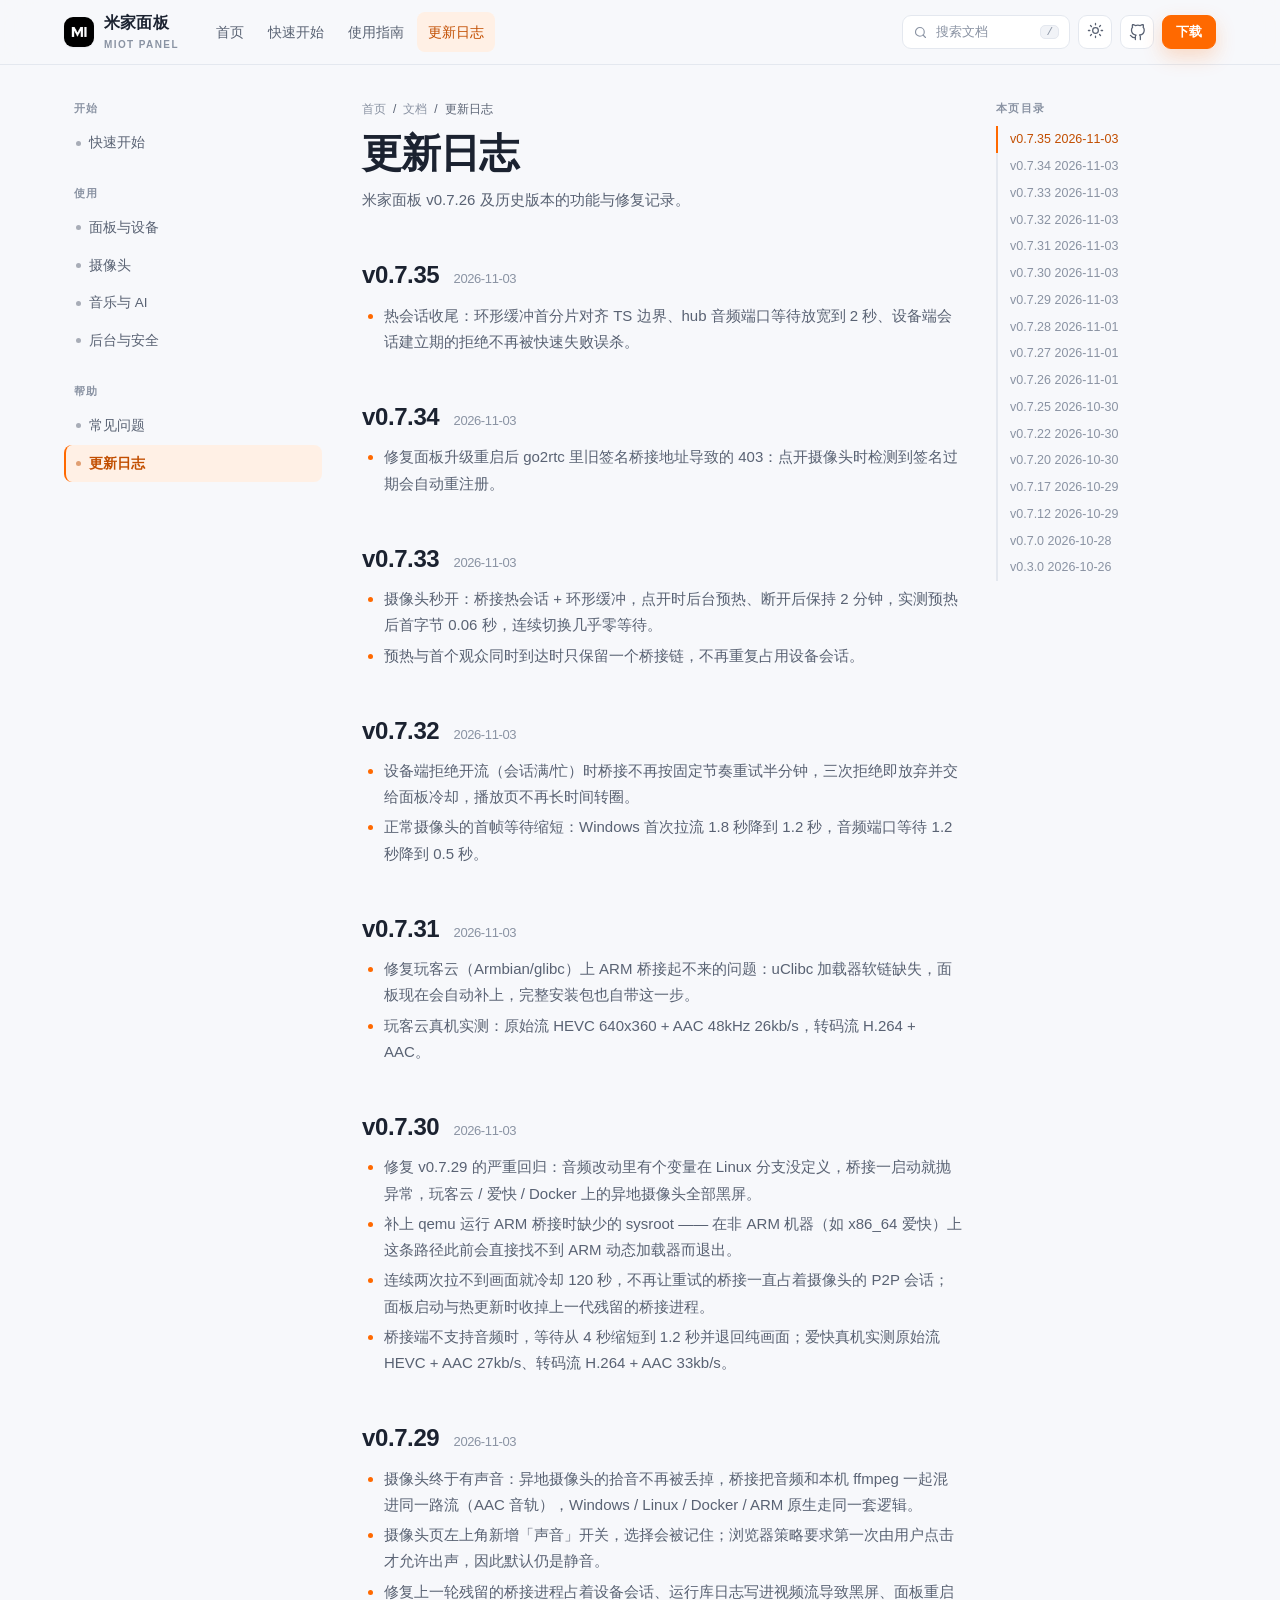
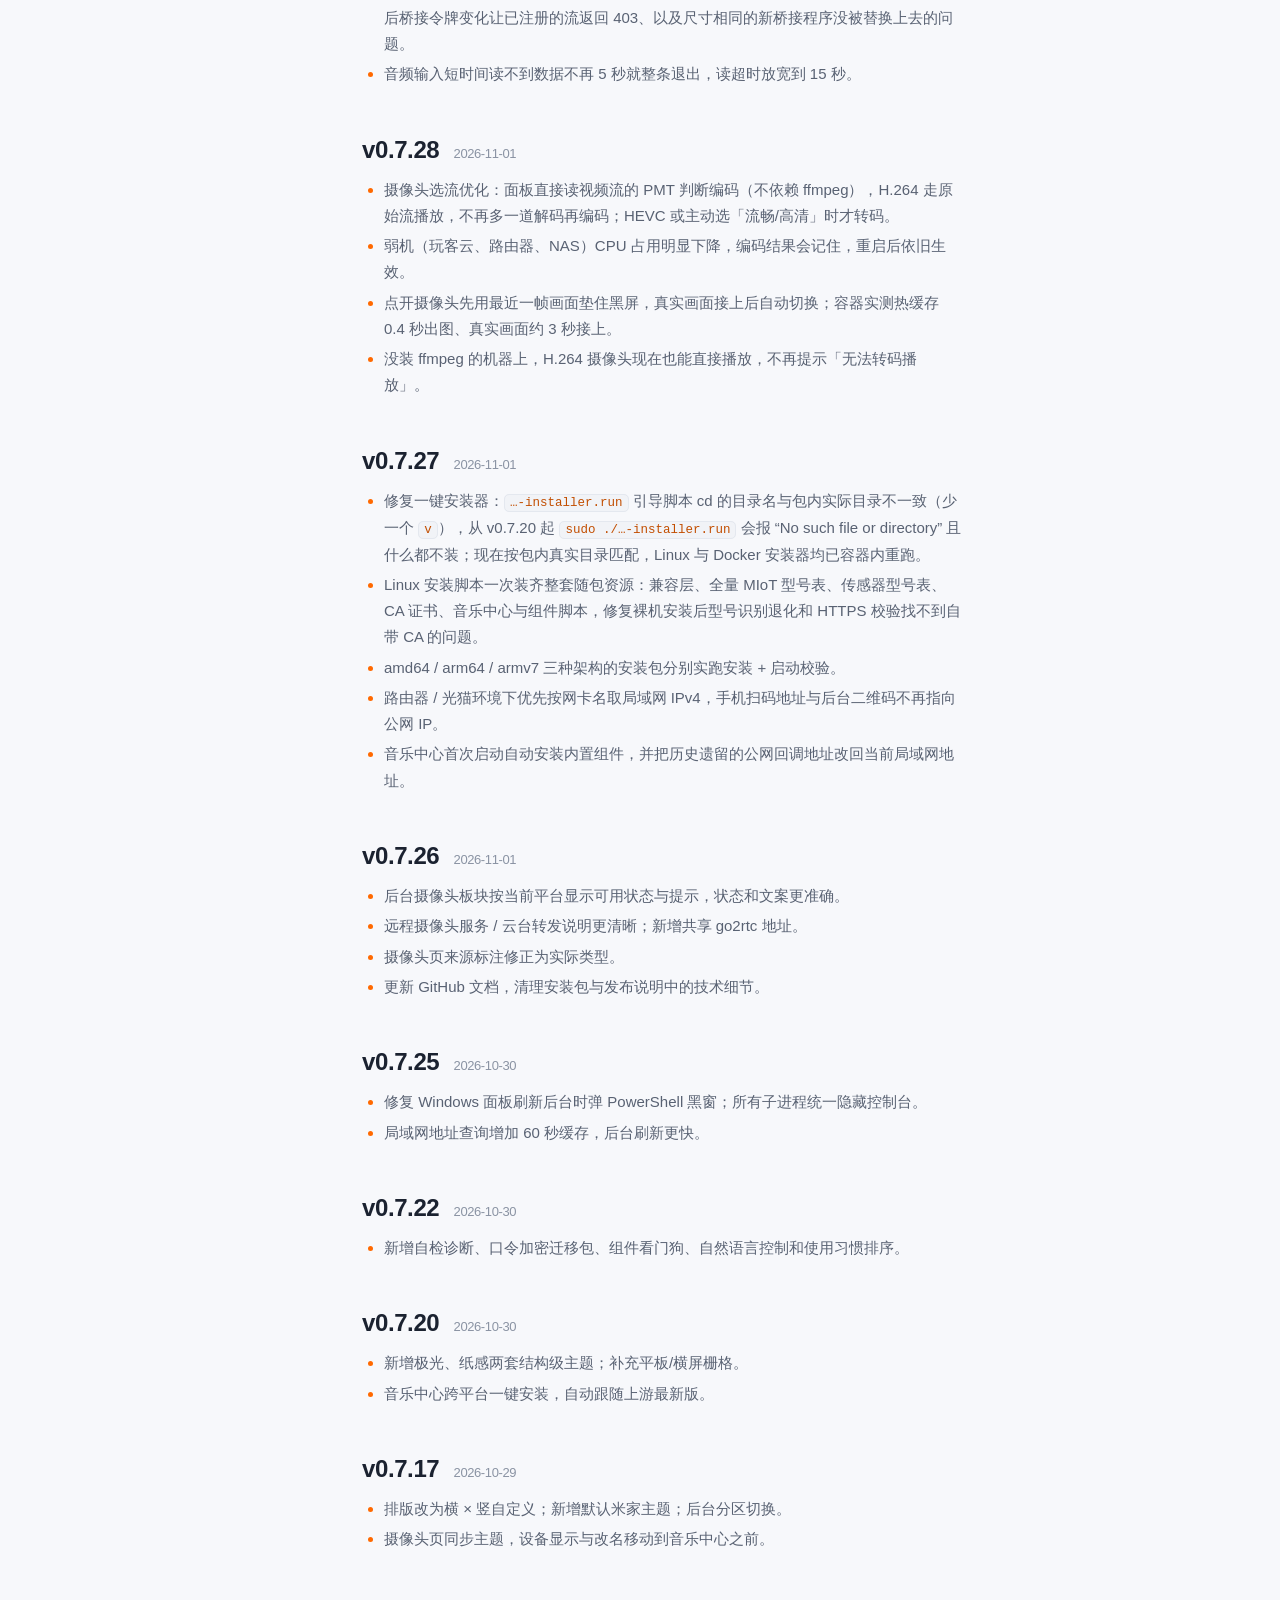
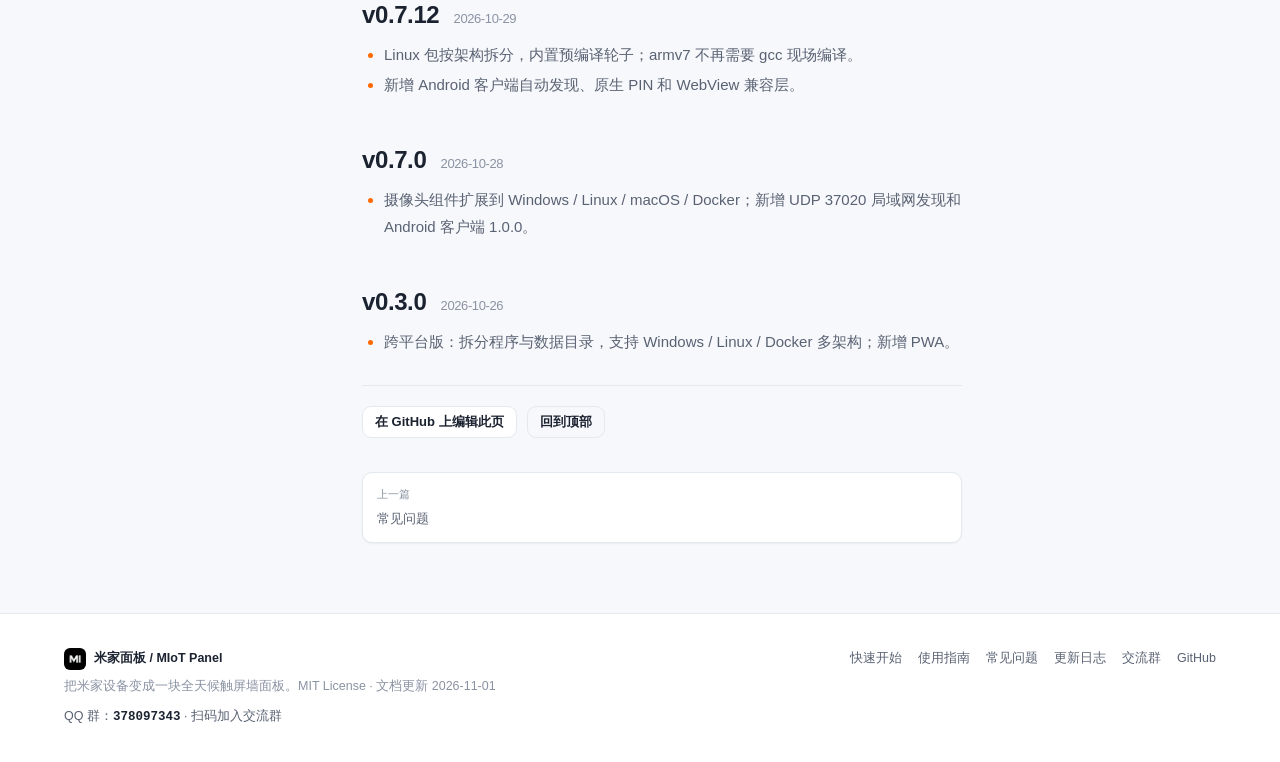
<file: docs/guide/changelog.html>
<!doctype html>
<html lang="zh-CN" data-root="../">
<head>
<meta charset="utf-8">
<meta name="viewport" content="width=device-width, initial-scale=1">
<title>更新日志 · 米家面板文档</title>

<meta name="description" content="米家面板 v0.7.26 及历史版本的功能与修复记录。">
<link rel="canonical" href="https://liaozhenqiang.github.io/miot-panel/guide/changelog.html">
<meta property="og:type" content="website">
<meta property="og:site_name" content="米家面板">
<meta property="og:title" content="更新日志 · 米家面板文档">
<meta property="og:description" content="米家面板 v0.7.26 及历史版本的功能与修复记录。">
<meta property="og:url" content="https://liaozhenqiang.github.io/miot-panel/guide/changelog.html">
<meta property="og:image" content="https://liaozhenqiang.github.io/miot-panel/assets/hero.png">
<meta name="twitter:card" content="summary_large_image">
<meta name="theme-color" content="#ff6900">
<link rel="icon" href="../assets/logo.png">
<script>(function(){try{var t=localStorage.getItem("miot-docs-theme");if(!t){t=window.matchMedia&&window.matchMedia("(prefers-color-scheme: dark)").matches?"dark":"light";}document.documentElement.setAttribute("data-theme",t);}catch(e){}})();</script>
<link rel="stylesheet" href="../assets/style.css">
</head>
<body data-page="changelog">

<header class="navbar">
  <div class="container nav-inner">
    <a class="brand" href="../index.html">
      <img src="../assets/logo.png" alt="miot-panel logo">
      <span><span class="name">米家面板</span><span class="sub">MIOT Panel</span></span>
    </a>
    <nav class="nav-links" aria-label="主导航"><a class="nav-link" href="../index.html">首页</a><a class="nav-link" href="../guide/quickstart.html">快速开始</a><a class="nav-link" href="../guide/devices.html">使用指南</a><a class="nav-link active" href="../guide/changelog.html">更新日志</a></nav>
    <div class="nav-actions">
      <button class="search-trigger js-search-open" type="button" aria-label="搜索文档">
        <svg viewBox="0 0 24 24" fill="none" stroke="currentColor" stroke-width="1.8" stroke-linecap="round" stroke-linejoin="round" aria-hidden="true"><circle cx="11" cy="11" r="7"/><path d="m20 20-4-4"/></svg><span>搜索文档</span><kbd>/</kbd>
      </button>
      <button class="icon-btn js-theme-toggle" type="button" aria-label="切换明暗主题">
        <span class="js-theme-sun"><svg viewBox="0 0 24 24" fill="none" stroke="currentColor" stroke-width="1.8" stroke-linecap="round" stroke-linejoin="round" aria-hidden="true"><circle cx="12" cy="12" r="4"/><path d="M12 2v2M12 20v2M4.9 4.9l1.4 1.4M17.7 17.7l1.4 1.4M2 12h2M20 12h2M4.9 19.1l1.4-1.4M17.7 6.3l1.4-1.4"/></svg></span><span class="js-theme-moon" style="display:none"><svg viewBox="0 0 24 24" fill="none" stroke="currentColor" stroke-width="1.8" stroke-linecap="round" stroke-linejoin="round" aria-hidden="true"><path d="M21 12.8A8.5 8.5 0 1 1 11.2 3a7 7 0 1 0 9.8 9.8Z"/></svg></span>
      </button>
      <a class="icon-btn" href="https://github.com/liaozhenqiang/miot-panel" target="_blank" rel="noopener" aria-label="GitHub"><svg viewBox="0 0 24 24" fill="none" stroke="currentColor" stroke-width="1.8" stroke-linecap="round" stroke-linejoin="round" aria-hidden="true"><path d="M9 19c-5 1.5-5-2.5-7-3m14 6v-3.9a3.4 3.4 0 0 0-1-2.6c3.2-.4 6.5-1.6 6.5-7.2A5.6 5.6 0 0 0 20 4.6 5.2 5.2 0 0 0 19.9.8S18.6.4 16 2.2a13.4 13.4 0 0 0-7 0C6.4.4 5.1.8 5.1.8A5.2 5.2 0 0 0 5 4.6a5.6 5.6 0 0 0-1.5 3.9c0 5.5 3.3 6.8 6.5 7.2A3.4 3.4 0 0 0 9 18.3V22"/></svg></a>
      <a class="btn primary nav-download" href="https://github.com/liaozhenqiang/miot-panel/releases/latest" target="_blank" rel="noopener">下载</a>
      <button class="icon-btn mobile-menu-btn js-mobile-menu" type="button" aria-label="打开目录" aria-expanded="false"><svg viewBox="0 0 24 24" fill="none" stroke="currentColor" stroke-width="1.8" stroke-linecap="round" stroke-linejoin="round" aria-hidden="true"><path d="M4 6h16M4 12h16M4 18h16"/></svg></button>
    </div>
  </div>
</header>


<div class="search-overlay" role="dialog" aria-modal="true" aria-label="搜索文档">
  <div class="search-panel">
    <div class="search-top"><svg viewBox="0 0 24 24" fill="none" stroke="currentColor" stroke-width="1.8" stroke-linecap="round" stroke-linejoin="round" aria-hidden="true"><circle cx="11" cy="11" r="7"/><path d="m20 20-4-4"/></svg><input class="search-input" type="text" placeholder="搜索功能、安装、配置…" autocomplete="off"><kbd>Esc</kbd></div>
    <div class="search-results"></div>
    <div class="search-foot"><span><kbd>↑</kbd><kbd>↓</kbd> 选择</span><span><kbd>Enter</kbd> 打开</span><span><kbd>/</kbd> 或 <kbd>Ctrl</kbd>+<kbd>K</kbd> 搜索</span></div>
  </div>
</div>


<div class="docs-shell">
  <aside class="sidebar" aria-label="文档目录"><div class="sidebar-group"><div class="sidebar-title">开始</div><a class="sidebar-link" href="../guide/quickstart.html"><span class="s-dot"></span>快速开始</a></div><div class="sidebar-group"><div class="sidebar-title">使用</div><a class="sidebar-link" href="../guide/devices.html"><span class="s-dot"></span>面板与设备</a><a class="sidebar-link" href="../guide/camera.html"><span class="s-dot"></span>摄像头</a><a class="sidebar-link" href="../guide/music.html"><span class="s-dot"></span>音乐与 AI</a><a class="sidebar-link" href="../guide/admin.html"><span class="s-dot"></span>后台与安全</a></div><div class="sidebar-group"><div class="sidebar-title">帮助</div><a class="sidebar-link" href="../guide/faq.html"><span class="s-dot"></span>常见问题</a><a class="sidebar-link active" href="../guide/changelog.html"><span class="s-dot"></span>更新日志</a></div></aside>
  <main class="content">
    <div class="breadcrumb"><a href="../index.html">首页</a><span>/</span><a href="../guide/quickstart.html">文档</a><span>/</span><span>更新日志</span></div>
    <h1>更新日志</h1>
    <p class="page-desc">米家面板 v0.7.26 及历史版本的功能与修复记录。</p>
    
<h2 id="h-1">v0.7.35 <span class="pgh-date">2026-11-03</span></h2>
<ul>
<li>热会话收尾：环形缓冲首分片对齐 TS 边界、hub 音频端口等待放宽到 2 秒、设备端会话建立期的拒绝不再被快速失败误杀。</li>
</ul>
<h2 id="h-2">v0.7.34 <span class="pgh-date">2026-11-03</span></h2>
<ul>
<li>修复面板升级重启后 go2rtc 里旧签名桥接地址导致的 403：点开摄像头时检测到签名过期会自动重注册。</li>
</ul>
<h2 id="h-3">v0.7.33 <span class="pgh-date">2026-11-03</span></h2>
<ul>
<li>摄像头秒开：桥接热会话 + 环形缓冲，点开时后台预热、断开后保持 2 分钟，实测预热后首字节 0.06 秒，连续切换几乎零等待。</li>
<li>预热与首个观众同时到达时只保留一个桥接链，不再重复占用设备会话。</li>
</ul>
<h2 id="h-4">v0.7.32 <span class="pgh-date">2026-11-03</span></h2>
<ul>
<li>设备端拒绝开流（会话满/忙）时桥接不再按固定节奏重试半分钟，三次拒绝即放弃并交给面板冷却，播放页不再长时间转圈。</li>
<li>正常摄像头的首帧等待缩短：Windows 首次拉流 1.8 秒降到 1.2 秒，音频端口等待 1.2 秒降到 0.5 秒。</li>
</ul>
<h2 id="h-5">v0.7.31 <span class="pgh-date">2026-11-03</span></h2>
<ul>
<li>修复玩客云（Armbian/glibc）上 ARM 桥接起不来的问题：uClibc 加载器软链缺失，面板现在会自动补上，完整安装包也自带这一步。</li>
<li>玩客云真机实测：原始流 HEVC 640x360 + AAC 48kHz 26kb/s，转码流 H.264 + AAC。</li>
</ul>
<h2 id="h-6">v0.7.30 <span class="pgh-date">2026-11-03</span></h2>
<ul>
<li>修复 v0.7.29 的严重回归：音频改动里有个变量在 Linux 分支没定义，桥接一启动就抛异常，玩客云 / 爱快 / Docker 上的异地摄像头全部黑屏。</li>
<li>补上 qemu 运行 ARM 桥接时缺少的 sysroot —— 在非 ARM 机器（如 x86_64 爱快）上这条路径此前会直接找不到 ARM 动态加载器而退出。</li>
<li>连续两次拉不到画面就冷却 120 秒，不再让重试的桥接一直占着摄像头的 P2P 会话；面板启动与热更新时收掉上一代残留的桥接进程。</li>
<li>桥接端不支持音频时，等待从 4 秒缩短到 1.2 秒并退回纯画面；爱快真机实测原始流 HEVC + AAC 27kb/s、转码流 H.264 + AAC 33kb/s。</li>
</ul>
<h2 id="h-7">v0.7.29 <span class="pgh-date">2026-11-03</span></h2>
<ul>
<li>摄像头终于有声音：异地摄像头的拾音不再被丢掉，桥接把音频和本机 ffmpeg 一起混进同一路流（AAC 音轨），Windows / Linux / Docker / ARM 原生走同一套逻辑。</li>
<li>摄像头页左上角新增「声音」开关，选择会被记住；浏览器策略要求第一次由用户点击才允许出声，因此默认仍是静音。</li>
<li>修复上一轮残留的桥接进程占着设备会话、运行库日志写进视频流导致黑屏、面板重启后桥接令牌变化让已注册的流返回 403、以及尺寸相同的新桥接程序没被替换上去的问题。</li>
<li>音频输入短时间读不到数据不再 5 秒就整条退出，读超时放宽到 15 秒。</li>
</ul>
<h2 id="h-8">v0.7.28 <span class="pgh-date">2026-11-01</span></h2>
<ul>
<li>摄像头选流优化：面板直接读视频流的 PMT 判断编码（不依赖 ffmpeg），H.264 走原始流播放，不再多一道解码再编码；HEVC 或主动选「流畅/高清」时才转码。</li>
<li>弱机（玩客云、路由器、NAS）CPU 占用明显下降，编码结果会记住，重启后依旧生效。</li>
<li>点开摄像头先用最近一帧画面垫住黑屏，真实画面接上后自动切换；容器实测热缓存 0.4 秒出图、真实画面约 3 秒接上。</li>
<li>没装 ffmpeg 的机器上，H.264 摄像头现在也能直接播放，不再提示「无法转码播放」。</li>
</ul>
<h2 id="h-9">v0.7.27 <span class="pgh-date">2026-11-01</span></h2>
<ul>
<li>修复一键安装器：<code>…-installer.run</code> 引导脚本 cd 的目录名与包内实际目录不一致（少一个 <code>v</code>），从 v0.7.20 起 <code>sudo ./…-installer.run</code> 会报 “No such file or directory” 且什么都不装；现在按包内真实目录匹配，Linux 与 Docker 安装器均已容器内重跑。</li>
<li>Linux 安装脚本一次装齐整套随包资源：兼容层、全量 MIoT 型号表、传感器型号表、CA 证书、音乐中心与组件脚本，修复裸机安装后型号识别退化和 HTTPS 校验找不到自带 CA 的问题。</li>
<li>amd64 / arm64 / armv7 三种架构的安装包分别实跑安装 + 启动校验。</li>
<li>路由器 / 光猫环境下优先按网卡名取局域网 IPv4，手机扫码地址与后台二维码不再指向公网 IP。</li>
<li>音乐中心首次启动自动安装内置组件，并把历史遗留的公网回调地址改回当前局域网地址。</li>
</ul>
<h2 id="h-10">v0.7.26 <span class="pgh-date">2026-11-01</span></h2>
<ul>
<li>后台摄像头板块按当前平台显示可用状态与提示，状态和文案更准确。</li>
<li>远程摄像头服务 / 云台转发说明更清晰；新增共享 go2rtc 地址。</li>
<li>摄像头页来源标注修正为实际类型。</li>
<li>更新 GitHub 文档，清理安装包与发布说明中的技术细节。</li>
</ul>
<h2 id="h-11">v0.7.25 <span class="pgh-date">2026-10-30</span></h2>
<ul>
<li>修复 Windows 面板刷新后台时弹 PowerShell 黑窗；所有子进程统一隐藏控制台。</li>
<li>局域网地址查询增加 60 秒缓存，后台刷新更快。</li>
</ul>
<h2 id="h-12">v0.7.22 <span class="pgh-date">2026-10-30</span></h2>
<ul>
<li>新增自检诊断、口令加密迁移包、组件看门狗、自然语言控制和使用习惯排序。</li>
</ul>
<h2 id="h-13">v0.7.20 <span class="pgh-date">2026-10-30</span></h2>
<ul>
<li>新增极光、纸感两套结构级主题；补充平板/横屏栅格。</li>
<li>音乐中心跨平台一键安装，自动跟随上游最新版。</li>
</ul>
<h2 id="h-14">v0.7.17 <span class="pgh-date">2026-10-29</span></h2>
<ul>
<li>排版改为横 × 竖自定义；新增默认米家主题；后台分区切换。</li>
<li>摄像头页同步主题，设备显示与改名移动到音乐中心之前。</li>
</ul>
<h2 id="h-15">v0.7.12 <span class="pgh-date">2026-10-29</span></h2>
<ul>
<li>Linux 包按架构拆分，内置预编译轮子；armv7 不再需要 gcc 现场编译。</li>
<li>新增 Android 客户端自动发现、原生 PIN 和 WebView 兼容层。</li>
</ul>
<h2 id="h-16">v0.7.0 <span class="pgh-date">2026-10-28</span></h2>
<ul>
<li>摄像头组件扩展到 Windows / Linux / macOS / Docker；新增 UDP 37020 局域网发现和 Android 客户端 1.0.0。</li>
</ul>
<h2 id="h-17">v0.3.0 <span class="pgh-date">2026-10-26</span></h2>
<ul>
<li>跨平台版：拆分程序与数据目录，支持 Windows / Linux / Docker 多架构；新增 PWA。</li>
</ul>

    <div class="page-actions">
      <a class="btn sm" href="https://github.com/liaozhenqiang/miot-panel/blob/main/docs/guide/changelog.html" target="_blank" rel="noopener">在 GitHub 上编辑此页</a>
      <a class="btn sm ghost" href="#">回到顶部</a>
    </div>
    <div class="prev-next"><a href="../guide/faq.html"><span class="dir">上一篇</span><span>常见问题</span></a></div>
  </main>
  <aside class="outline" aria-label="本页目录"><div class="outline-title">本页目录</div></aside>
</div>
<div class="sidebar-mask"></div>


<footer class="footer">
  <div class="container footer-grid">
    <div>
      <div class="f-brand"><img src="../assets/logo.png" alt="">米家面板 / MIoT Panel</div>
      <div style="margin-top:6px">把米家设备变成一块全天候触屏墙面板。MIT License · 文档更新 2026-11-01</div>
      <div class="f-qq">QQ 群：<strong>378097343</strong> · <a href="../index.html#community">扫码加入交流群</a></div>
    </div>
    <div class="f-links">
      <a href="../guide/quickstart.html">快速开始</a>
      <a href="../guide/devices.html">使用指南</a>
      <a href="../guide/faq.html">常见问题</a>
      <a href="../guide/changelog.html">更新日志</a>
      <a href="../index.html#community">交流群</a>
      <a href="https://github.com/liaozhenqiang/miot-panel" target="_blank" rel="noopener">GitHub</a>
    </div>
  </div>
</footer>

<script defer src="../assets/app.js"></script>
</body>
</html>
</file>
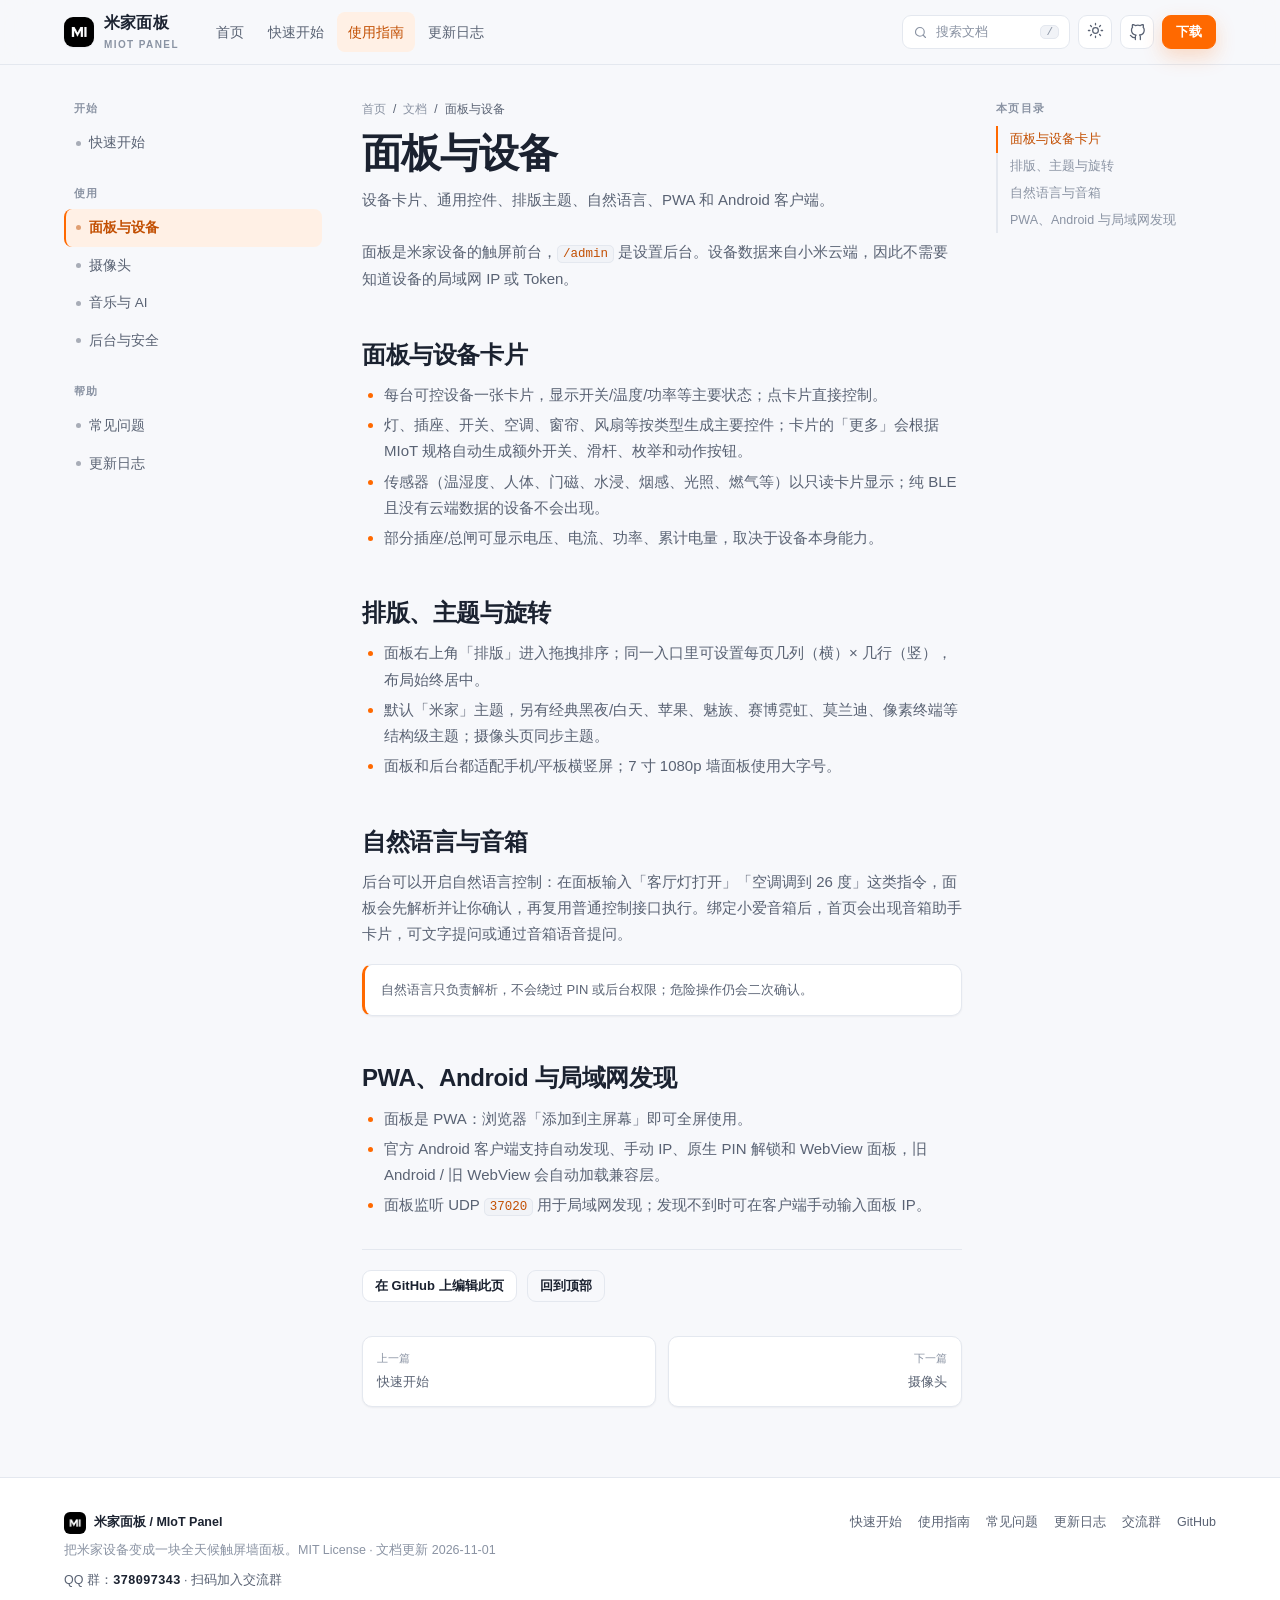
<file: docs/guide/devices.html>
<!doctype html>
<html lang="zh-CN" data-root="../">
<head>
<meta charset="utf-8">
<meta name="viewport" content="width=device-width, initial-scale=1">
<title>面板与设备 · 米家面板文档</title>

<meta name="description" content="设备卡片、通用控件、排版主题、自然语言、PWA 和 Android 客户端。">
<link rel="canonical" href="https://liaozhenqiang.github.io/miot-panel/guide/devices.html">
<meta property="og:type" content="website">
<meta property="og:site_name" content="米家面板">
<meta property="og:title" content="面板与设备 · 米家面板文档">
<meta property="og:description" content="设备卡片、通用控件、排版主题、自然语言、PWA 和 Android 客户端。">
<meta property="og:url" content="https://liaozhenqiang.github.io/miot-panel/guide/devices.html">
<meta property="og:image" content="https://liaozhenqiang.github.io/miot-panel/assets/hero.png">
<meta name="twitter:card" content="summary_large_image">
<meta name="theme-color" content="#ff6900">
<link rel="icon" href="../assets/logo.png">
<script>(function(){try{var t=localStorage.getItem("miot-docs-theme");if(!t){t=window.matchMedia&&window.matchMedia("(prefers-color-scheme: dark)").matches?"dark":"light";}document.documentElement.setAttribute("data-theme",t);}catch(e){}})();</script>
<link rel="stylesheet" href="../assets/style.css">
</head>
<body data-page="devices">

<header class="navbar">
  <div class="container nav-inner">
    <a class="brand" href="../index.html">
      <img src="../assets/logo.png" alt="miot-panel logo">
      <span><span class="name">米家面板</span><span class="sub">MIOT Panel</span></span>
    </a>
    <nav class="nav-links" aria-label="主导航"><a class="nav-link" href="../index.html">首页</a><a class="nav-link" href="../guide/quickstart.html">快速开始</a><a class="nav-link active" href="../guide/devices.html">使用指南</a><a class="nav-link" href="../guide/changelog.html">更新日志</a></nav>
    <div class="nav-actions">
      <button class="search-trigger js-search-open" type="button" aria-label="搜索文档">
        <svg viewBox="0 0 24 24" fill="none" stroke="currentColor" stroke-width="1.8" stroke-linecap="round" stroke-linejoin="round" aria-hidden="true"><circle cx="11" cy="11" r="7"/><path d="m20 20-4-4"/></svg><span>搜索文档</span><kbd>/</kbd>
      </button>
      <button class="icon-btn js-theme-toggle" type="button" aria-label="切换明暗主题">
        <span class="js-theme-sun"><svg viewBox="0 0 24 24" fill="none" stroke="currentColor" stroke-width="1.8" stroke-linecap="round" stroke-linejoin="round" aria-hidden="true"><circle cx="12" cy="12" r="4"/><path d="M12 2v2M12 20v2M4.9 4.9l1.4 1.4M17.7 17.7l1.4 1.4M2 12h2M20 12h2M4.9 19.1l1.4-1.4M17.7 6.3l1.4-1.4"/></svg></span><span class="js-theme-moon" style="display:none"><svg viewBox="0 0 24 24" fill="none" stroke="currentColor" stroke-width="1.8" stroke-linecap="round" stroke-linejoin="round" aria-hidden="true"><path d="M21 12.8A8.5 8.5 0 1 1 11.2 3a7 7 0 1 0 9.8 9.8Z"/></svg></span>
      </button>
      <a class="icon-btn" href="https://github.com/liaozhenqiang/miot-panel" target="_blank" rel="noopener" aria-label="GitHub"><svg viewBox="0 0 24 24" fill="none" stroke="currentColor" stroke-width="1.8" stroke-linecap="round" stroke-linejoin="round" aria-hidden="true"><path d="M9 19c-5 1.5-5-2.5-7-3m14 6v-3.9a3.4 3.4 0 0 0-1-2.6c3.2-.4 6.5-1.6 6.5-7.2A5.6 5.6 0 0 0 20 4.6 5.2 5.2 0 0 0 19.9.8S18.6.4 16 2.2a13.4 13.4 0 0 0-7 0C6.4.4 5.1.8 5.1.8A5.2 5.2 0 0 0 5 4.6a5.6 5.6 0 0 0-1.5 3.9c0 5.5 3.3 6.8 6.5 7.2A3.4 3.4 0 0 0 9 18.3V22"/></svg></a>
      <a class="btn primary nav-download" href="https://github.com/liaozhenqiang/miot-panel/releases/latest" target="_blank" rel="noopener">下载</a>
      <button class="icon-btn mobile-menu-btn js-mobile-menu" type="button" aria-label="打开目录" aria-expanded="false"><svg viewBox="0 0 24 24" fill="none" stroke="currentColor" stroke-width="1.8" stroke-linecap="round" stroke-linejoin="round" aria-hidden="true"><path d="M4 6h16M4 12h16M4 18h16"/></svg></button>
    </div>
  </div>
</header>


<div class="search-overlay" role="dialog" aria-modal="true" aria-label="搜索文档">
  <div class="search-panel">
    <div class="search-top"><svg viewBox="0 0 24 24" fill="none" stroke="currentColor" stroke-width="1.8" stroke-linecap="round" stroke-linejoin="round" aria-hidden="true"><circle cx="11" cy="11" r="7"/><path d="m20 20-4-4"/></svg><input class="search-input" type="text" placeholder="搜索功能、安装、配置…" autocomplete="off"><kbd>Esc</kbd></div>
    <div class="search-results"></div>
    <div class="search-foot"><span><kbd>↑</kbd><kbd>↓</kbd> 选择</span><span><kbd>Enter</kbd> 打开</span><span><kbd>/</kbd> 或 <kbd>Ctrl</kbd>+<kbd>K</kbd> 搜索</span></div>
  </div>
</div>


<div class="docs-shell">
  <aside class="sidebar" aria-label="文档目录"><div class="sidebar-group"><div class="sidebar-title">开始</div><a class="sidebar-link" href="../guide/quickstart.html"><span class="s-dot"></span>快速开始</a></div><div class="sidebar-group"><div class="sidebar-title">使用</div><a class="sidebar-link active" href="../guide/devices.html"><span class="s-dot"></span>面板与设备</a><a class="sidebar-link" href="../guide/camera.html"><span class="s-dot"></span>摄像头</a><a class="sidebar-link" href="../guide/music.html"><span class="s-dot"></span>音乐与 AI</a><a class="sidebar-link" href="../guide/admin.html"><span class="s-dot"></span>后台与安全</a></div><div class="sidebar-group"><div class="sidebar-title">帮助</div><a class="sidebar-link" href="../guide/faq.html"><span class="s-dot"></span>常见问题</a><a class="sidebar-link" href="../guide/changelog.html"><span class="s-dot"></span>更新日志</a></div></aside>
  <main class="content">
    <div class="breadcrumb"><a href="../index.html">首页</a><span>/</span><a href="../guide/quickstart.html">文档</a><span>/</span><span>面板与设备</span></div>
    <h1>面板与设备</h1>
    <p class="page-desc">设备卡片、通用控件、排版主题、自然语言、PWA 和 Android 客户端。</p>
    
<p>面板是米家设备的触屏前台，<code>/admin</code> 是设置后台。设备数据来自小米云端，因此不需要知道设备的局域网 IP 或 Token。</p>
<h2 id="h-1">面板与设备卡片</h2>
<ul>
<li>每台可控设备一张卡片，显示开关/温度/功率等主要状态；点卡片直接控制。</li>
<li>灯、插座、开关、空调、窗帘、风扇等按类型生成主要控件；卡片的「更多」会根据 MIoT 规格自动生成额外开关、滑杆、枚举和动作按钮。</li>
<li>传感器（温湿度、人体、门磁、水浸、烟感、光照、燃气等）以只读卡片显示；纯 BLE 且没有云端数据的设备不会出现。</li>
<li>部分插座/总闸可显示电压、电流、功率、累计电量，取决于设备本身能力。</li>
</ul>

<h2 id="h-2">排版、主题与旋转</h2>
<ul>
<li>面板右上角「排版」进入拖拽排序；同一入口里可设置每页几列（横）× 几行（竖），布局始终居中。</li>
<li>默认「米家」主题，另有经典黑夜/白天、苹果、魅族、赛博霓虹、莫兰迪、像素终端等结构级主题；摄像头页同步主题。</li>
<li>面板和后台都适配手机/平板横竖屏；7 寸 1080p 墙面板使用大字号。</li>
</ul>

<h2 id="h-3">自然语言与音箱</h2>
<p>后台可以开启自然语言控制：在面板输入「客厅灯打开」「空调调到 26 度」这类指令，面板会先解析并让你确认，再复用普通控制接口执行。绑定小爱音箱后，首页会出现音箱助手卡片，可文字提问或通过音箱语音提问。</p>
<div class="callout">自然语言只负责解析，不会绕过 PIN 或后台权限；危险操作仍会二次确认。</div>

<h2 id="h-4">PWA、Android 与局域网发现</h2>
<ul>
<li>面板是 PWA：浏览器「添加到主屏幕」即可全屏使用。</li>
<li>官方 Android 客户端支持自动发现、手动 IP、原生 PIN 解锁和 WebView 面板，旧 Android / 旧 WebView 会自动加载兼容层。</li>
<li>面板监听 UDP <code>37020</code> 用于局域网发现；发现不到时可在客户端手动输入面板 IP。</li>
</ul>

    <div class="page-actions">
      <a class="btn sm" href="https://github.com/liaozhenqiang/miot-panel/blob/main/docs/guide/devices.html" target="_blank" rel="noopener">在 GitHub 上编辑此页</a>
      <a class="btn sm ghost" href="#">回到顶部</a>
    </div>
    <div class="prev-next"><a href="../guide/quickstart.html"><span class="dir">上一篇</span><span>快速开始</span></a><a class="next" href="../guide/camera.html"><span class="dir">下一篇</span><span>摄像头</span></a></div>
  </main>
  <aside class="outline" aria-label="本页目录"><div class="outline-title">本页目录</div></aside>
</div>
<div class="sidebar-mask"></div>


<footer class="footer">
  <div class="container footer-grid">
    <div>
      <div class="f-brand"><img src="../assets/logo.png" alt="">米家面板 / MIoT Panel</div>
      <div style="margin-top:6px">把米家设备变成一块全天候触屏墙面板。MIT License · 文档更新 2026-11-01</div>
      <div class="f-qq">QQ 群：<strong>378097343</strong> · <a href="../index.html#community">扫码加入交流群</a></div>
    </div>
    <div class="f-links">
      <a href="../guide/quickstart.html">快速开始</a>
      <a href="../guide/devices.html">使用指南</a>
      <a href="../guide/faq.html">常见问题</a>
      <a href="../guide/changelog.html">更新日志</a>
      <a href="../index.html#community">交流群</a>
      <a href="https://github.com/liaozhenqiang/miot-panel" target="_blank" rel="noopener">GitHub</a>
    </div>
  </div>
</footer>

<script defer src="../assets/app.js"></script>
</body>
</html>
</file>
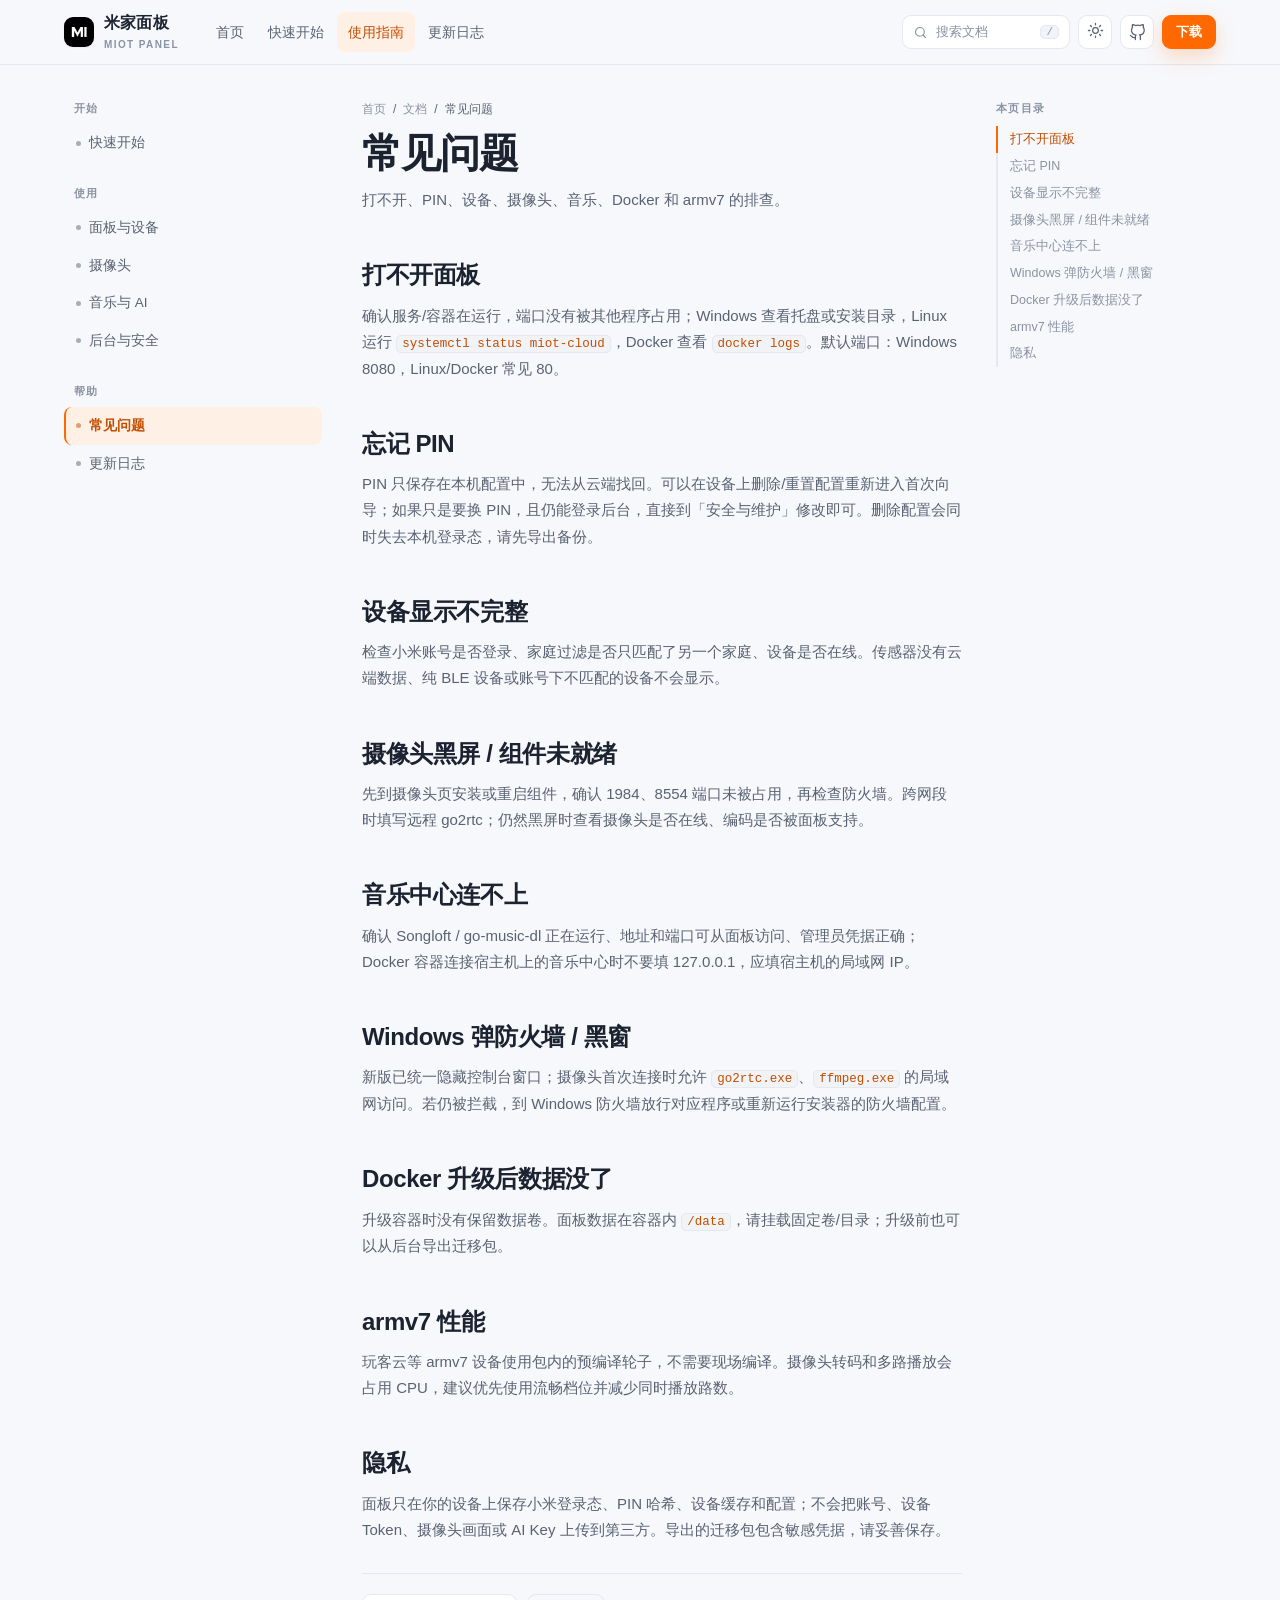
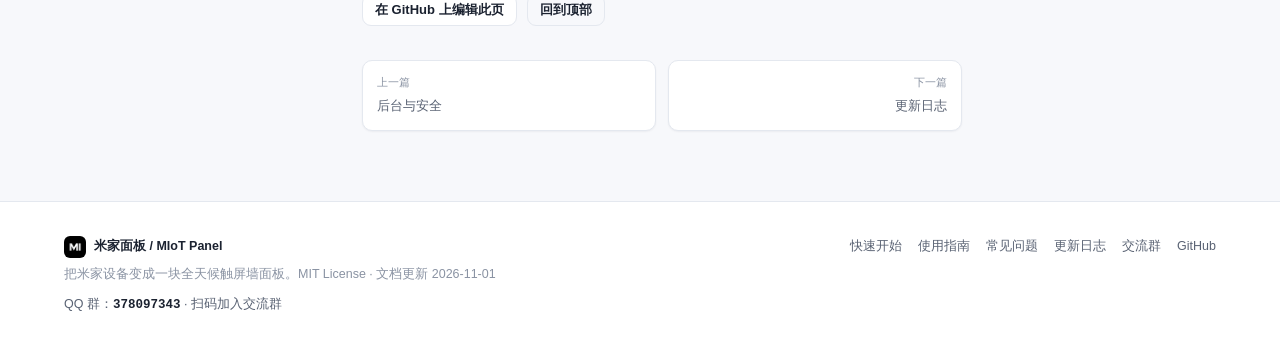
<file: docs/guide/faq.html>
<!doctype html>
<html lang="zh-CN" data-root="../">
<head>
<meta charset="utf-8">
<meta name="viewport" content="width=device-width, initial-scale=1">
<title>常见问题 · 米家面板文档</title>

<meta name="description" content="打不开、PIN、设备、摄像头、音乐、Docker 和 armv7 的排查。">
<link rel="canonical" href="https://liaozhenqiang.github.io/miot-panel/guide/faq.html">
<meta property="og:type" content="website">
<meta property="og:site_name" content="米家面板">
<meta property="og:title" content="常见问题 · 米家面板文档">
<meta property="og:description" content="打不开、PIN、设备、摄像头、音乐、Docker 和 armv7 的排查。">
<meta property="og:url" content="https://liaozhenqiang.github.io/miot-panel/guide/faq.html">
<meta property="og:image" content="https://liaozhenqiang.github.io/miot-panel/assets/hero.png">
<meta name="twitter:card" content="summary_large_image">
<meta name="theme-color" content="#ff6900">
<link rel="icon" href="../assets/logo.png">
<script>(function(){try{var t=localStorage.getItem("miot-docs-theme");if(!t){t=window.matchMedia&&window.matchMedia("(prefers-color-scheme: dark)").matches?"dark":"light";}document.documentElement.setAttribute("data-theme",t);}catch(e){}})();</script>
<link rel="stylesheet" href="../assets/style.css">
</head>
<body data-page="faq">

<header class="navbar">
  <div class="container nav-inner">
    <a class="brand" href="../index.html">
      <img src="../assets/logo.png" alt="miot-panel logo">
      <span><span class="name">米家面板</span><span class="sub">MIOT Panel</span></span>
    </a>
    <nav class="nav-links" aria-label="主导航"><a class="nav-link" href="../index.html">首页</a><a class="nav-link" href="../guide/quickstart.html">快速开始</a><a class="nav-link active" href="../guide/devices.html">使用指南</a><a class="nav-link" href="../guide/changelog.html">更新日志</a></nav>
    <div class="nav-actions">
      <button class="search-trigger js-search-open" type="button" aria-label="搜索文档">
        <svg viewBox="0 0 24 24" fill="none" stroke="currentColor" stroke-width="1.8" stroke-linecap="round" stroke-linejoin="round" aria-hidden="true"><circle cx="11" cy="11" r="7"/><path d="m20 20-4-4"/></svg><span>搜索文档</span><kbd>/</kbd>
      </button>
      <button class="icon-btn js-theme-toggle" type="button" aria-label="切换明暗主题">
        <span class="js-theme-sun"><svg viewBox="0 0 24 24" fill="none" stroke="currentColor" stroke-width="1.8" stroke-linecap="round" stroke-linejoin="round" aria-hidden="true"><circle cx="12" cy="12" r="4"/><path d="M12 2v2M12 20v2M4.9 4.9l1.4 1.4M17.7 17.7l1.4 1.4M2 12h2M20 12h2M4.9 19.1l1.4-1.4M17.7 6.3l1.4-1.4"/></svg></span><span class="js-theme-moon" style="display:none"><svg viewBox="0 0 24 24" fill="none" stroke="currentColor" stroke-width="1.8" stroke-linecap="round" stroke-linejoin="round" aria-hidden="true"><path d="M21 12.8A8.5 8.5 0 1 1 11.2 3a7 7 0 1 0 9.8 9.8Z"/></svg></span>
      </button>
      <a class="icon-btn" href="https://github.com/liaozhenqiang/miot-panel" target="_blank" rel="noopener" aria-label="GitHub"><svg viewBox="0 0 24 24" fill="none" stroke="currentColor" stroke-width="1.8" stroke-linecap="round" stroke-linejoin="round" aria-hidden="true"><path d="M9 19c-5 1.5-5-2.5-7-3m14 6v-3.9a3.4 3.4 0 0 0-1-2.6c3.2-.4 6.5-1.6 6.5-7.2A5.6 5.6 0 0 0 20 4.6 5.2 5.2 0 0 0 19.9.8S18.6.4 16 2.2a13.4 13.4 0 0 0-7 0C6.4.4 5.1.8 5.1.8A5.2 5.2 0 0 0 5 4.6a5.6 5.6 0 0 0-1.5 3.9c0 5.5 3.3 6.8 6.5 7.2A3.4 3.4 0 0 0 9 18.3V22"/></svg></a>
      <a class="btn primary nav-download" href="https://github.com/liaozhenqiang/miot-panel/releases/latest" target="_blank" rel="noopener">下载</a>
      <button class="icon-btn mobile-menu-btn js-mobile-menu" type="button" aria-label="打开目录" aria-expanded="false"><svg viewBox="0 0 24 24" fill="none" stroke="currentColor" stroke-width="1.8" stroke-linecap="round" stroke-linejoin="round" aria-hidden="true"><path d="M4 6h16M4 12h16M4 18h16"/></svg></button>
    </div>
  </div>
</header>


<div class="search-overlay" role="dialog" aria-modal="true" aria-label="搜索文档">
  <div class="search-panel">
    <div class="search-top"><svg viewBox="0 0 24 24" fill="none" stroke="currentColor" stroke-width="1.8" stroke-linecap="round" stroke-linejoin="round" aria-hidden="true"><circle cx="11" cy="11" r="7"/><path d="m20 20-4-4"/></svg><input class="search-input" type="text" placeholder="搜索功能、安装、配置…" autocomplete="off"><kbd>Esc</kbd></div>
    <div class="search-results"></div>
    <div class="search-foot"><span><kbd>↑</kbd><kbd>↓</kbd> 选择</span><span><kbd>Enter</kbd> 打开</span><span><kbd>/</kbd> 或 <kbd>Ctrl</kbd>+<kbd>K</kbd> 搜索</span></div>
  </div>
</div>


<div class="docs-shell">
  <aside class="sidebar" aria-label="文档目录"><div class="sidebar-group"><div class="sidebar-title">开始</div><a class="sidebar-link" href="../guide/quickstart.html"><span class="s-dot"></span>快速开始</a></div><div class="sidebar-group"><div class="sidebar-title">使用</div><a class="sidebar-link" href="../guide/devices.html"><span class="s-dot"></span>面板与设备</a><a class="sidebar-link" href="../guide/camera.html"><span class="s-dot"></span>摄像头</a><a class="sidebar-link" href="../guide/music.html"><span class="s-dot"></span>音乐与 AI</a><a class="sidebar-link" href="../guide/admin.html"><span class="s-dot"></span>后台与安全</a></div><div class="sidebar-group"><div class="sidebar-title">帮助</div><a class="sidebar-link active" href="../guide/faq.html"><span class="s-dot"></span>常见问题</a><a class="sidebar-link" href="../guide/changelog.html"><span class="s-dot"></span>更新日志</a></div></aside>
  <main class="content">
    <div class="breadcrumb"><a href="../index.html">首页</a><span>/</span><a href="../guide/quickstart.html">文档</a><span>/</span><span>常见问题</span></div>
    <h1>常见问题</h1>
    <p class="page-desc">打不开、PIN、设备、摄像头、音乐、Docker 和 armv7 的排查。</p>
    
<h2 id="h-1">打不开面板</h2>
<p>确认服务/容器在运行，端口没有被其他程序占用；Windows 查看托盘或安装目录，Linux 运行 <code>systemctl status miot-cloud</code>，Docker 查看 <code>docker logs</code>。默认端口：Windows 8080，Linux/Docker 常见 80。</p>
<h2 id="h-2">忘记 PIN</h2>
<p>PIN 只保存在本机配置中，无法从云端找回。可以在设备上删除/重置配置重新进入首次向导；如果只是要换 PIN，且仍能登录后台，直接到「安全与维护」修改即可。删除配置会同时失去本机登录态，请先导出备份。</p>
<h2 id="h-3">设备显示不完整</h2>
<p>检查小米账号是否登录、家庭过滤是否只匹配了另一个家庭、设备是否在线。传感器没有云端数据、纯 BLE 设备或账号下不匹配的设备不会显示。</p>
<h2 id="h-4">摄像头黑屏 / 组件未就绪</h2>
<p>先到摄像头页安装或重启组件，确认 1984、8554 端口未被占用，再检查防火墙。跨网段时填写远程 go2rtc；仍然黑屏时查看摄像头是否在线、编码是否被面板支持。</p>
<h2 id="h-5">音乐中心连不上</h2>
<p>确认 Songloft / go-music-dl 正在运行、地址和端口可从面板访问、管理员凭据正确；Docker 容器连接宿主机上的音乐中心时不要填 127.0.0.1，应填宿主机的局域网 IP。</p>
<h2 id="h-6">Windows 弹防火墙 / 黑窗</h2>
<p>新版已统一隐藏控制台窗口；摄像头首次连接时允许 <code>go2rtc.exe</code>、<code>ffmpeg.exe</code> 的局域网访问。若仍被拦截，到 Windows 防火墙放行对应程序或重新运行安装器的防火墙配置。</p>
<h2 id="h-7">Docker 升级后数据没了</h2>
<p>升级容器时没有保留数据卷。面板数据在容器内 <code>/data</code>，请挂载固定卷/目录；升级前也可以从后台导出迁移包。</p>
<h2 id="h-8">armv7 性能</h2>
<p>玩客云等 armv7 设备使用包内的预编译轮子，不需要现场编译。摄像头转码和多路播放会占用 CPU，建议优先使用流畅档位并减少同时播放路数。</p>
<h2 id="h-9">隐私</h2>
<p>面板只在你的设备上保存小米登录态、PIN 哈希、设备缓存和配置；不会把账号、设备 Token、摄像头画面或 AI Key 上传到第三方。导出的迁移包包含敏感凭据，请妥善保存。</p>

    <div class="page-actions">
      <a class="btn sm" href="https://github.com/liaozhenqiang/miot-panel/blob/main/docs/guide/faq.html" target="_blank" rel="noopener">在 GitHub 上编辑此页</a>
      <a class="btn sm ghost" href="#">回到顶部</a>
    </div>
    <div class="prev-next"><a href="../guide/admin.html"><span class="dir">上一篇</span><span>后台与安全</span></a><a class="next" href="../guide/changelog.html"><span class="dir">下一篇</span><span>更新日志</span></a></div>
  </main>
  <aside class="outline" aria-label="本页目录"><div class="outline-title">本页目录</div></aside>
</div>
<div class="sidebar-mask"></div>


<footer class="footer">
  <div class="container footer-grid">
    <div>
      <div class="f-brand"><img src="../assets/logo.png" alt="">米家面板 / MIoT Panel</div>
      <div style="margin-top:6px">把米家设备变成一块全天候触屏墙面板。MIT License · 文档更新 2026-11-01</div>
      <div class="f-qq">QQ 群：<strong>378097343</strong> · <a href="../index.html#community">扫码加入交流群</a></div>
    </div>
    <div class="f-links">
      <a href="../guide/quickstart.html">快速开始</a>
      <a href="../guide/devices.html">使用指南</a>
      <a href="../guide/faq.html">常见问题</a>
      <a href="../guide/changelog.html">更新日志</a>
      <a href="../index.html#community">交流群</a>
      <a href="https://github.com/liaozhenqiang/miot-panel" target="_blank" rel="noopener">GitHub</a>
    </div>
  </div>
</footer>

<script defer src="../assets/app.js"></script>
</body>
</html>
</file>
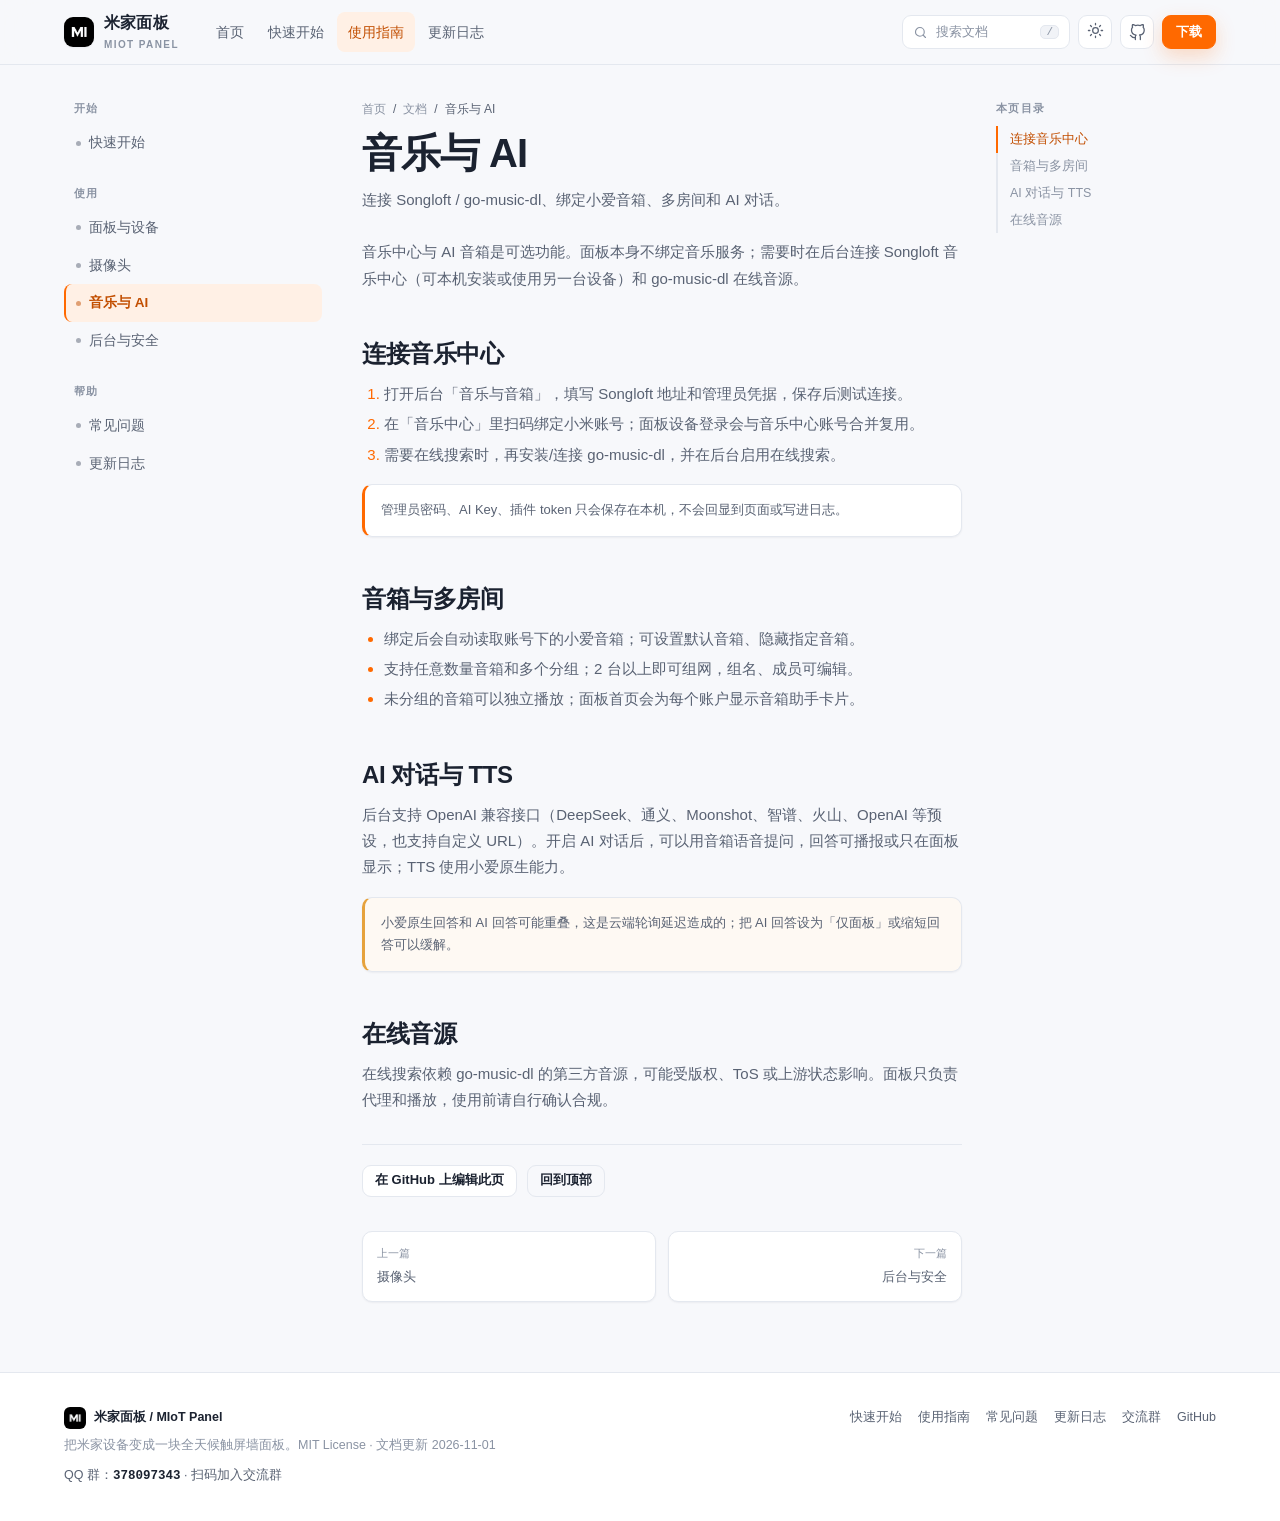
<file: docs/guide/music.html>
<!doctype html>
<html lang="zh-CN" data-root="../">
<head>
<meta charset="utf-8">
<meta name="viewport" content="width=device-width, initial-scale=1">
<title>音乐与 AI · 米家面板文档</title>

<meta name="description" content="连接 Songloft / go-music-dl、绑定小爱音箱、多房间和 AI 对话。">
<link rel="canonical" href="https://liaozhenqiang.github.io/miot-panel/guide/music.html">
<meta property="og:type" content="website">
<meta property="og:site_name" content="米家面板">
<meta property="og:title" content="音乐与 AI · 米家面板文档">
<meta property="og:description" content="连接 Songloft / go-music-dl、绑定小爱音箱、多房间和 AI 对话。">
<meta property="og:url" content="https://liaozhenqiang.github.io/miot-panel/guide/music.html">
<meta property="og:image" content="https://liaozhenqiang.github.io/miot-panel/assets/hero.png">
<meta name="twitter:card" content="summary_large_image">
<meta name="theme-color" content="#ff6900">
<link rel="icon" href="../assets/logo.png">
<script>(function(){try{var t=localStorage.getItem("miot-docs-theme");if(!t){t=window.matchMedia&&window.matchMedia("(prefers-color-scheme: dark)").matches?"dark":"light";}document.documentElement.setAttribute("data-theme",t);}catch(e){}})();</script>
<link rel="stylesheet" href="../assets/style.css">
</head>
<body data-page="music">

<header class="navbar">
  <div class="container nav-inner">
    <a class="brand" href="../index.html">
      <img src="../assets/logo.png" alt="miot-panel logo">
      <span><span class="name">米家面板</span><span class="sub">MIOT Panel</span></span>
    </a>
    <nav class="nav-links" aria-label="主导航"><a class="nav-link" href="../index.html">首页</a><a class="nav-link" href="../guide/quickstart.html">快速开始</a><a class="nav-link active" href="../guide/devices.html">使用指南</a><a class="nav-link" href="../guide/changelog.html">更新日志</a></nav>
    <div class="nav-actions">
      <button class="search-trigger js-search-open" type="button" aria-label="搜索文档">
        <svg viewBox="0 0 24 24" fill="none" stroke="currentColor" stroke-width="1.8" stroke-linecap="round" stroke-linejoin="round" aria-hidden="true"><circle cx="11" cy="11" r="7"/><path d="m20 20-4-4"/></svg><span>搜索文档</span><kbd>/</kbd>
      </button>
      <button class="icon-btn js-theme-toggle" type="button" aria-label="切换明暗主题">
        <span class="js-theme-sun"><svg viewBox="0 0 24 24" fill="none" stroke="currentColor" stroke-width="1.8" stroke-linecap="round" stroke-linejoin="round" aria-hidden="true"><circle cx="12" cy="12" r="4"/><path d="M12 2v2M12 20v2M4.9 4.9l1.4 1.4M17.7 17.7l1.4 1.4M2 12h2M20 12h2M4.9 19.1l1.4-1.4M17.7 6.3l1.4-1.4"/></svg></span><span class="js-theme-moon" style="display:none"><svg viewBox="0 0 24 24" fill="none" stroke="currentColor" stroke-width="1.8" stroke-linecap="round" stroke-linejoin="round" aria-hidden="true"><path d="M21 12.8A8.5 8.5 0 1 1 11.2 3a7 7 0 1 0 9.8 9.8Z"/></svg></span>
      </button>
      <a class="icon-btn" href="https://github.com/liaozhenqiang/miot-panel" target="_blank" rel="noopener" aria-label="GitHub"><svg viewBox="0 0 24 24" fill="none" stroke="currentColor" stroke-width="1.8" stroke-linecap="round" stroke-linejoin="round" aria-hidden="true"><path d="M9 19c-5 1.5-5-2.5-7-3m14 6v-3.9a3.4 3.4 0 0 0-1-2.6c3.2-.4 6.5-1.6 6.5-7.2A5.6 5.6 0 0 0 20 4.6 5.2 5.2 0 0 0 19.9.8S18.6.4 16 2.2a13.4 13.4 0 0 0-7 0C6.4.4 5.1.8 5.1.8A5.2 5.2 0 0 0 5 4.6a5.6 5.6 0 0 0-1.5 3.9c0 5.5 3.3 6.8 6.5 7.2A3.4 3.4 0 0 0 9 18.3V22"/></svg></a>
      <a class="btn primary nav-download" href="https://github.com/liaozhenqiang/miot-panel/releases/latest" target="_blank" rel="noopener">下载</a>
      <button class="icon-btn mobile-menu-btn js-mobile-menu" type="button" aria-label="打开目录" aria-expanded="false"><svg viewBox="0 0 24 24" fill="none" stroke="currentColor" stroke-width="1.8" stroke-linecap="round" stroke-linejoin="round" aria-hidden="true"><path d="M4 6h16M4 12h16M4 18h16"/></svg></button>
    </div>
  </div>
</header>


<div class="search-overlay" role="dialog" aria-modal="true" aria-label="搜索文档">
  <div class="search-panel">
    <div class="search-top"><svg viewBox="0 0 24 24" fill="none" stroke="currentColor" stroke-width="1.8" stroke-linecap="round" stroke-linejoin="round" aria-hidden="true"><circle cx="11" cy="11" r="7"/><path d="m20 20-4-4"/></svg><input class="search-input" type="text" placeholder="搜索功能、安装、配置…" autocomplete="off"><kbd>Esc</kbd></div>
    <div class="search-results"></div>
    <div class="search-foot"><span><kbd>↑</kbd><kbd>↓</kbd> 选择</span><span><kbd>Enter</kbd> 打开</span><span><kbd>/</kbd> 或 <kbd>Ctrl</kbd>+<kbd>K</kbd> 搜索</span></div>
  </div>
</div>


<div class="docs-shell">
  <aside class="sidebar" aria-label="文档目录"><div class="sidebar-group"><div class="sidebar-title">开始</div><a class="sidebar-link" href="../guide/quickstart.html"><span class="s-dot"></span>快速开始</a></div><div class="sidebar-group"><div class="sidebar-title">使用</div><a class="sidebar-link" href="../guide/devices.html"><span class="s-dot"></span>面板与设备</a><a class="sidebar-link" href="../guide/camera.html"><span class="s-dot"></span>摄像头</a><a class="sidebar-link active" href="../guide/music.html"><span class="s-dot"></span>音乐与 AI</a><a class="sidebar-link" href="../guide/admin.html"><span class="s-dot"></span>后台与安全</a></div><div class="sidebar-group"><div class="sidebar-title">帮助</div><a class="sidebar-link" href="../guide/faq.html"><span class="s-dot"></span>常见问题</a><a class="sidebar-link" href="../guide/changelog.html"><span class="s-dot"></span>更新日志</a></div></aside>
  <main class="content">
    <div class="breadcrumb"><a href="../index.html">首页</a><span>/</span><a href="../guide/quickstart.html">文档</a><span>/</span><span>音乐与 AI</span></div>
    <h1>音乐与 AI</h1>
    <p class="page-desc">连接 Songloft / go-music-dl、绑定小爱音箱、多房间和 AI 对话。</p>
    
<p>音乐中心与 AI 音箱是可选功能。面板本身不绑定音乐服务；需要时在后台连接 Songloft 音乐中心（可本机安装或使用另一台设备）和 go-music-dl 在线音源。</p>
<h2 id="h-1">连接音乐中心</h2>
<ol>
<li>打开后台「音乐与音箱」，填写 Songloft 地址和管理员凭据，保存后测试连接。</li>
<li>在「音乐中心」里扫码绑定小米账号；面板设备登录会与音乐中心账号合并复用。</li>
<li>需要在线搜索时，再安装/连接 go-music-dl，并在后台启用在线搜索。</li>
</ol>
<div class="callout">管理员密码、AI Key、插件 token 只会保存在本机，不会回显到页面或写进日志。</div>

<h2 id="h-2">音箱与多房间</h2>
<ul>
<li>绑定后会自动读取账号下的小爱音箱；可设置默认音箱、隐藏指定音箱。</li>
<li>支持任意数量音箱和多个分组；2 台以上即可组网，组名、成员可编辑。</li>
<li>未分组的音箱可以独立播放；面板首页会为每个账户显示音箱助手卡片。</li>
</ul>

<h2 id="h-3">AI 对话与 TTS</h2>
<p>后台支持 OpenAI 兼容接口（DeepSeek、通义、Moonshot、智谱、火山、OpenAI 等预设，也支持自定义 URL）。开启 AI 对话后，可以用音箱语音提问，回答可播报或只在面板显示；TTS 使用小爱原生能力。</p>
<div class="callout warn">小爱原生回答和 AI 回答可能重叠，这是云端轮询延迟造成的；把 AI 回答设为「仅面板」或缩短回答可以缓解。</div>

<h2 id="h-4">在线音源</h2>
<p>在线搜索依赖 go-music-dl 的第三方音源，可能受版权、ToS 或上游状态影响。面板只负责代理和播放，使用前请自行确认合规。</p>

    <div class="page-actions">
      <a class="btn sm" href="https://github.com/liaozhenqiang/miot-panel/blob/main/docs/guide/music.html" target="_blank" rel="noopener">在 GitHub 上编辑此页</a>
      <a class="btn sm ghost" href="#">回到顶部</a>
    </div>
    <div class="prev-next"><a href="../guide/camera.html"><span class="dir">上一篇</span><span>摄像头</span></a><a class="next" href="../guide/admin.html"><span class="dir">下一篇</span><span>后台与安全</span></a></div>
  </main>
  <aside class="outline" aria-label="本页目录"><div class="outline-title">本页目录</div></aside>
</div>
<div class="sidebar-mask"></div>


<footer class="footer">
  <div class="container footer-grid">
    <div>
      <div class="f-brand"><img src="../assets/logo.png" alt="">米家面板 / MIoT Panel</div>
      <div style="margin-top:6px">把米家设备变成一块全天候触屏墙面板。MIT License · 文档更新 2026-11-01</div>
      <div class="f-qq">QQ 群：<strong>378097343</strong> · <a href="../index.html#community">扫码加入交流群</a></div>
    </div>
    <div class="f-links">
      <a href="../guide/quickstart.html">快速开始</a>
      <a href="../guide/devices.html">使用指南</a>
      <a href="../guide/faq.html">常见问题</a>
      <a href="../guide/changelog.html">更新日志</a>
      <a href="../index.html#community">交流群</a>
      <a href="https://github.com/liaozhenqiang/miot-panel" target="_blank" rel="noopener">GitHub</a>
    </div>
  </div>
</footer>

<script defer src="../assets/app.js"></script>
</body>
</html>
</file>
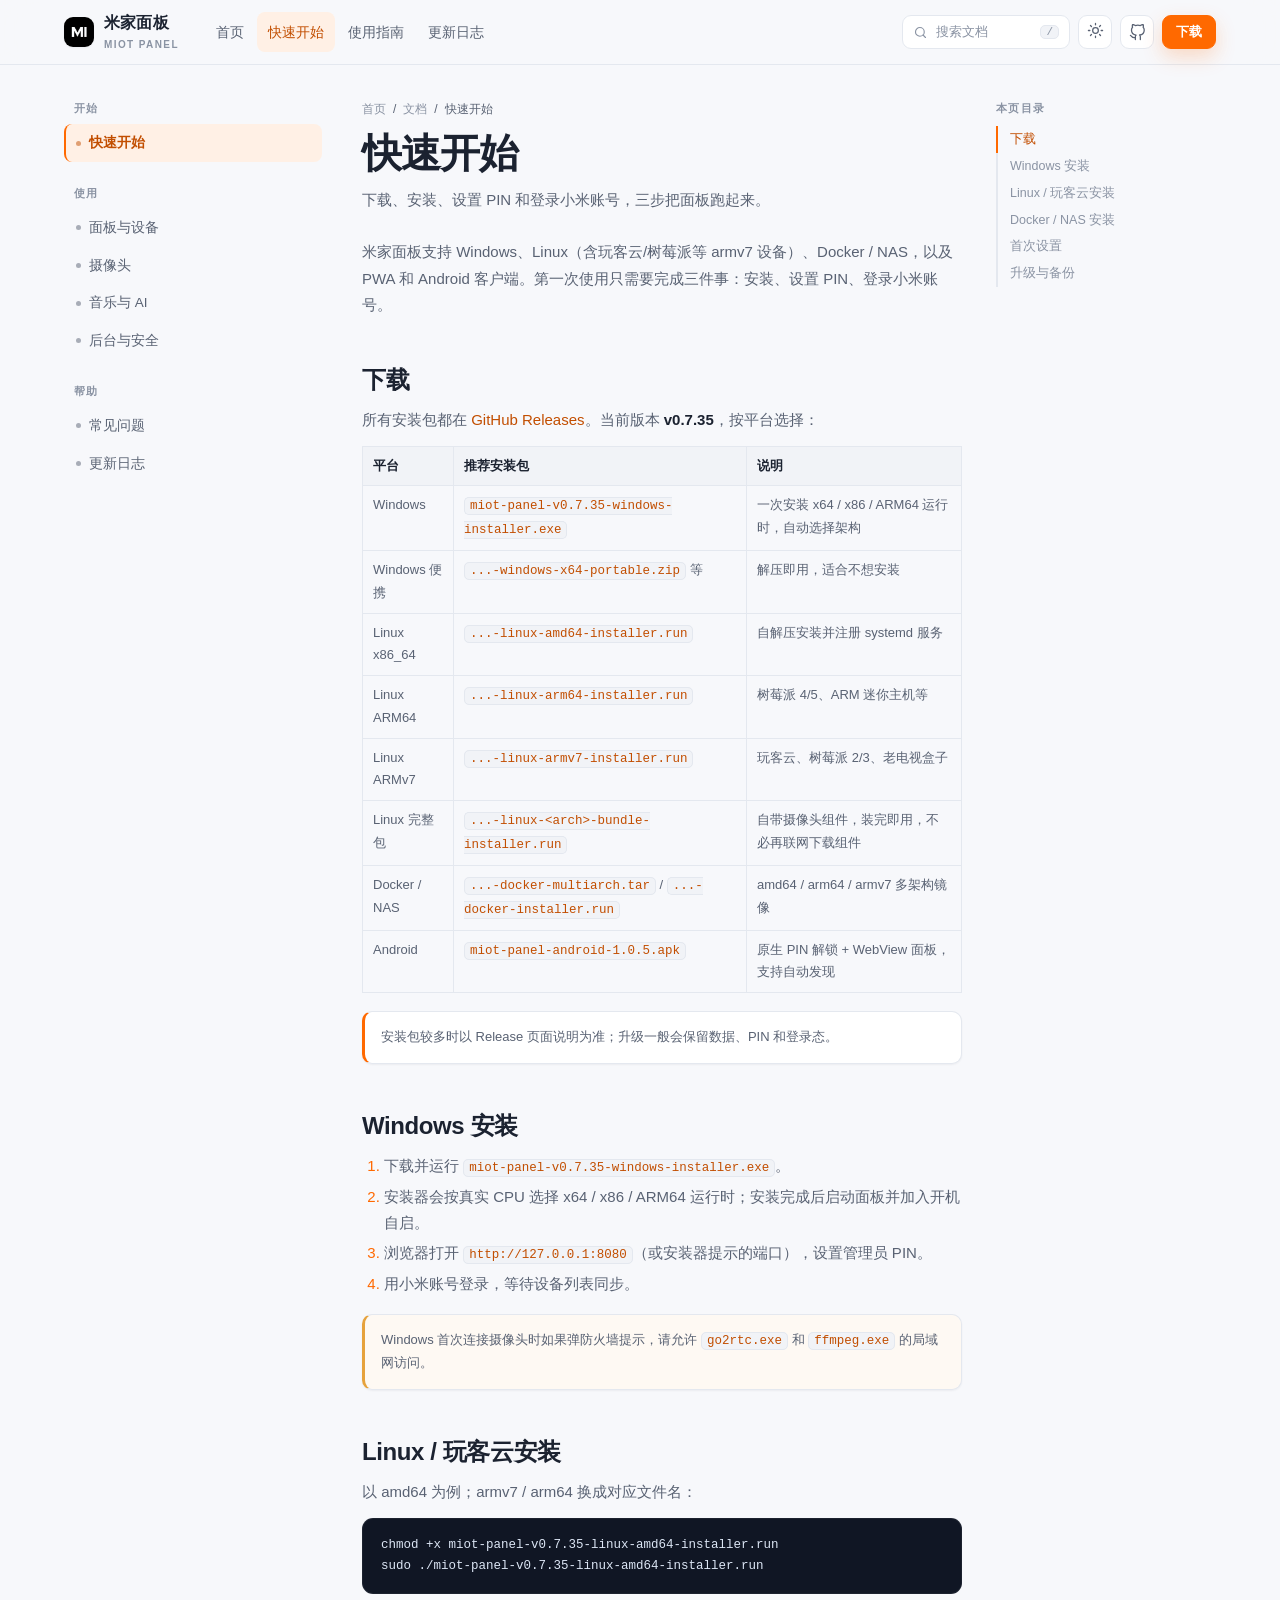
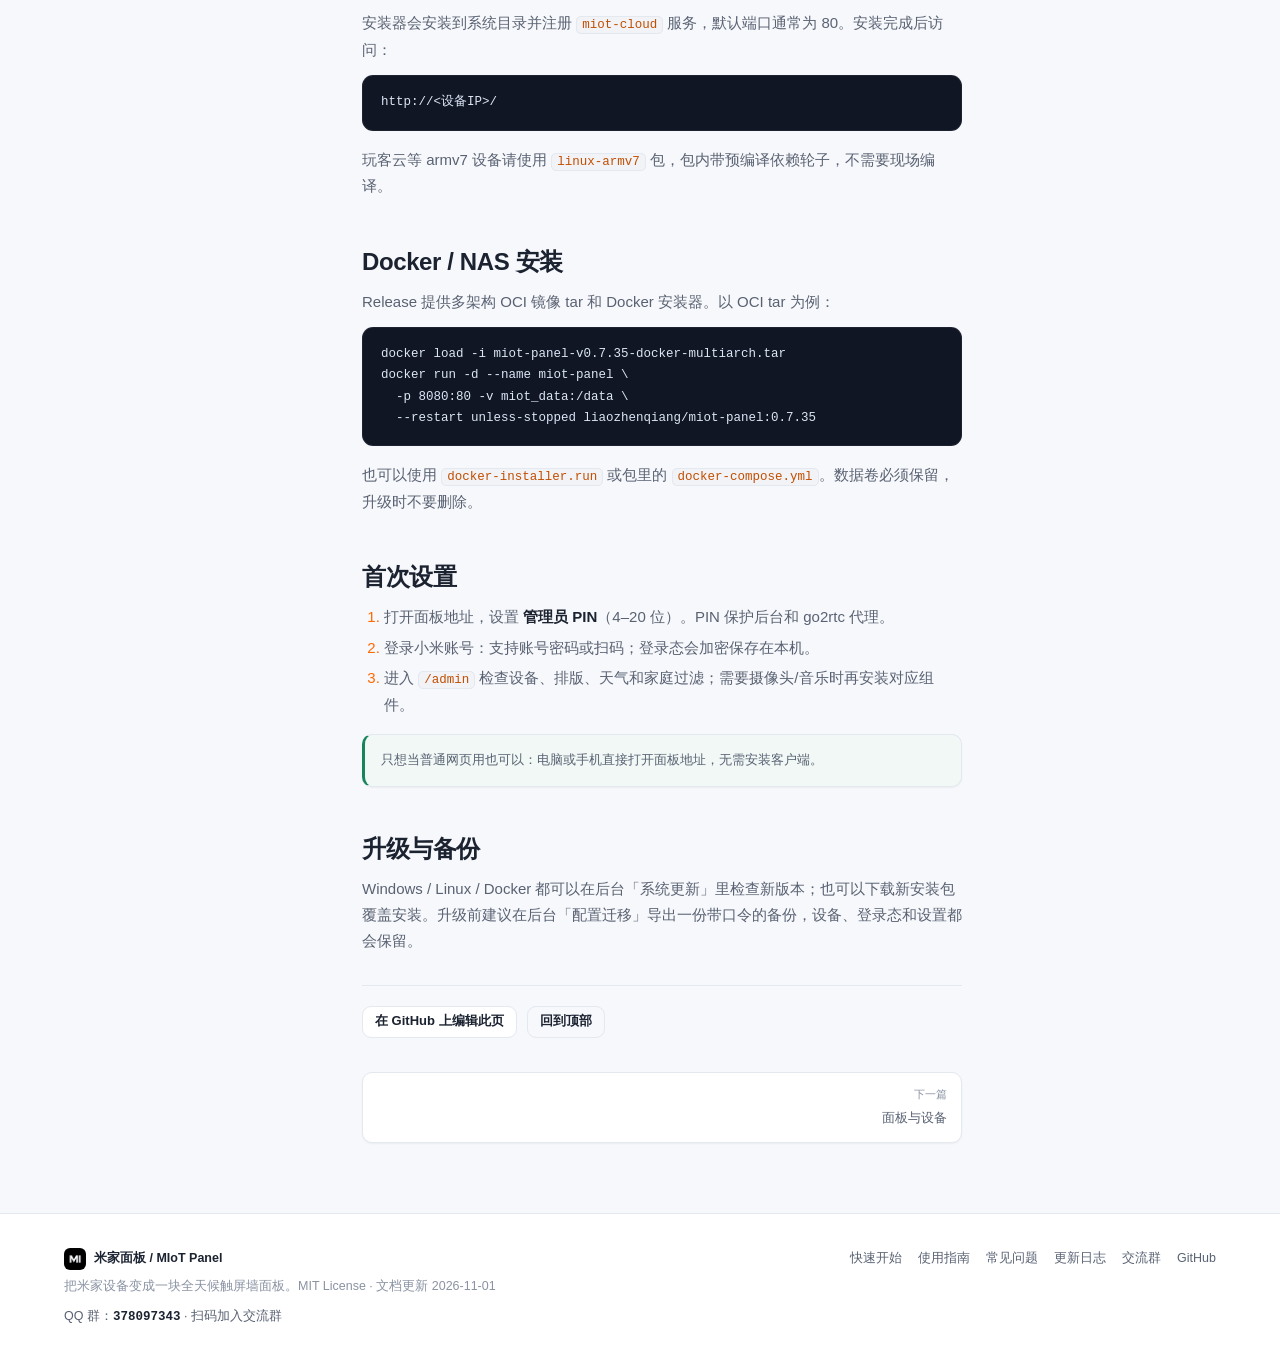
<file: docs/guide/quickstart.html>
<!doctype html>
<html lang="zh-CN" data-root="../">
<head>
<meta charset="utf-8">
<meta name="viewport" content="width=device-width, initial-scale=1">
<title>快速开始 · 米家面板文档</title>

<meta name="description" content="下载、安装、设置 PIN 和登录小米账号，三步把面板跑起来。">
<link rel="canonical" href="https://liaozhenqiang.github.io/miot-panel/guide/quickstart.html">
<meta property="og:type" content="website">
<meta property="og:site_name" content="米家面板">
<meta property="og:title" content="快速开始 · 米家面板文档">
<meta property="og:description" content="下载、安装、设置 PIN 和登录小米账号，三步把面板跑起来。">
<meta property="og:url" content="https://liaozhenqiang.github.io/miot-panel/guide/quickstart.html">
<meta property="og:image" content="https://liaozhenqiang.github.io/miot-panel/assets/hero.png">
<meta name="twitter:card" content="summary_large_image">
<meta name="theme-color" content="#ff6900">
<link rel="icon" href="../assets/logo.png">
<script>(function(){try{var t=localStorage.getItem("miot-docs-theme");if(!t){t=window.matchMedia&&window.matchMedia("(prefers-color-scheme: dark)").matches?"dark":"light";}document.documentElement.setAttribute("data-theme",t);}catch(e){}})();</script>
<link rel="stylesheet" href="../assets/style.css">
</head>
<body data-page="quickstart">

<header class="navbar">
  <div class="container nav-inner">
    <a class="brand" href="../index.html">
      <img src="../assets/logo.png" alt="miot-panel logo">
      <span><span class="name">米家面板</span><span class="sub">MIOT Panel</span></span>
    </a>
    <nav class="nav-links" aria-label="主导航"><a class="nav-link" href="../index.html">首页</a><a class="nav-link active" href="../guide/quickstart.html">快速开始</a><a class="nav-link" href="../guide/devices.html">使用指南</a><a class="nav-link" href="../guide/changelog.html">更新日志</a></nav>
    <div class="nav-actions">
      <button class="search-trigger js-search-open" type="button" aria-label="搜索文档">
        <svg viewBox="0 0 24 24" fill="none" stroke="currentColor" stroke-width="1.8" stroke-linecap="round" stroke-linejoin="round" aria-hidden="true"><circle cx="11" cy="11" r="7"/><path d="m20 20-4-4"/></svg><span>搜索文档</span><kbd>/</kbd>
      </button>
      <button class="icon-btn js-theme-toggle" type="button" aria-label="切换明暗主题">
        <span class="js-theme-sun"><svg viewBox="0 0 24 24" fill="none" stroke="currentColor" stroke-width="1.8" stroke-linecap="round" stroke-linejoin="round" aria-hidden="true"><circle cx="12" cy="12" r="4"/><path d="M12 2v2M12 20v2M4.9 4.9l1.4 1.4M17.7 17.7l1.4 1.4M2 12h2M20 12h2M4.9 19.1l1.4-1.4M17.7 6.3l1.4-1.4"/></svg></span><span class="js-theme-moon" style="display:none"><svg viewBox="0 0 24 24" fill="none" stroke="currentColor" stroke-width="1.8" stroke-linecap="round" stroke-linejoin="round" aria-hidden="true"><path d="M21 12.8A8.5 8.5 0 1 1 11.2 3a7 7 0 1 0 9.8 9.8Z"/></svg></span>
      </button>
      <a class="icon-btn" href="https://github.com/liaozhenqiang/miot-panel" target="_blank" rel="noopener" aria-label="GitHub"><svg viewBox="0 0 24 24" fill="none" stroke="currentColor" stroke-width="1.8" stroke-linecap="round" stroke-linejoin="round" aria-hidden="true"><path d="M9 19c-5 1.5-5-2.5-7-3m14 6v-3.9a3.4 3.4 0 0 0-1-2.6c3.2-.4 6.5-1.6 6.5-7.2A5.6 5.6 0 0 0 20 4.6 5.2 5.2 0 0 0 19.9.8S18.6.4 16 2.2a13.4 13.4 0 0 0-7 0C6.4.4 5.1.8 5.1.8A5.2 5.2 0 0 0 5 4.6a5.6 5.6 0 0 0-1.5 3.9c0 5.5 3.3 6.8 6.5 7.2A3.4 3.4 0 0 0 9 18.3V22"/></svg></a>
      <a class="btn primary nav-download" href="https://github.com/liaozhenqiang/miot-panel/releases/latest" target="_blank" rel="noopener">下载</a>
      <button class="icon-btn mobile-menu-btn js-mobile-menu" type="button" aria-label="打开目录" aria-expanded="false"><svg viewBox="0 0 24 24" fill="none" stroke="currentColor" stroke-width="1.8" stroke-linecap="round" stroke-linejoin="round" aria-hidden="true"><path d="M4 6h16M4 12h16M4 18h16"/></svg></button>
    </div>
  </div>
</header>


<div class="search-overlay" role="dialog" aria-modal="true" aria-label="搜索文档">
  <div class="search-panel">
    <div class="search-top"><svg viewBox="0 0 24 24" fill="none" stroke="currentColor" stroke-width="1.8" stroke-linecap="round" stroke-linejoin="round" aria-hidden="true"><circle cx="11" cy="11" r="7"/><path d="m20 20-4-4"/></svg><input class="search-input" type="text" placeholder="搜索功能、安装、配置…" autocomplete="off"><kbd>Esc</kbd></div>
    <div class="search-results"></div>
    <div class="search-foot"><span><kbd>↑</kbd><kbd>↓</kbd> 选择</span><span><kbd>Enter</kbd> 打开</span><span><kbd>/</kbd> 或 <kbd>Ctrl</kbd>+<kbd>K</kbd> 搜索</span></div>
  </div>
</div>


<div class="docs-shell">
  <aside class="sidebar" aria-label="文档目录"><div class="sidebar-group"><div class="sidebar-title">开始</div><a class="sidebar-link active" href="../guide/quickstart.html"><span class="s-dot"></span>快速开始</a></div><div class="sidebar-group"><div class="sidebar-title">使用</div><a class="sidebar-link" href="../guide/devices.html"><span class="s-dot"></span>面板与设备</a><a class="sidebar-link" href="../guide/camera.html"><span class="s-dot"></span>摄像头</a><a class="sidebar-link" href="../guide/music.html"><span class="s-dot"></span>音乐与 AI</a><a class="sidebar-link" href="../guide/admin.html"><span class="s-dot"></span>后台与安全</a></div><div class="sidebar-group"><div class="sidebar-title">帮助</div><a class="sidebar-link" href="../guide/faq.html"><span class="s-dot"></span>常见问题</a><a class="sidebar-link" href="../guide/changelog.html"><span class="s-dot"></span>更新日志</a></div></aside>
  <main class="content">
    <div class="breadcrumb"><a href="../index.html">首页</a><span>/</span><a href="../guide/quickstart.html">文档</a><span>/</span><span>快速开始</span></div>
    <h1>快速开始</h1>
    <p class="page-desc">下载、安装、设置 PIN 和登录小米账号，三步把面板跑起来。</p>
    
<p>米家面板支持 Windows、Linux（含玩客云/树莓派等 armv7 设备）、Docker / NAS，以及 PWA 和 Android 客户端。第一次使用只需要完成三件事：安装、设置 PIN、登录小米账号。</p>
<h2 id="h-1">下载</h2>
<p>所有安装包都在 <a href="https://github.com/liaozhenqiang/miot-panel/releases/latest" target="_blank" rel="noopener">GitHub Releases</a>。当前版本 <strong>v0.7.35</strong>，按平台选择：</p>
<table>
<tr><th>平台</th><th>推荐安装包</th><th>说明</th></tr>
<tr><td>Windows</td><td><code>miot-panel-v0.7.35-windows-installer.exe</code></td><td>一次安装 x64 / x86 / ARM64 运行时，自动选择架构</td></tr>
<tr><td>Windows 便携</td><td><code>...-windows-x64-portable.zip</code> 等</td><td>解压即用，适合不想安装</td></tr>
<tr><td>Linux x86_64</td><td><code>...-linux-amd64-installer.run</code></td><td>自解压安装并注册 systemd 服务</td></tr>
<tr><td>Linux ARM64</td><td><code>...-linux-arm64-installer.run</code></td><td>树莓派 4/5、ARM 迷你主机等</td></tr>
<tr><td>Linux ARMv7</td><td><code>...-linux-armv7-installer.run</code></td><td>玩客云、树莓派 2/3、老电视盒子</td></tr>
<tr><td>Linux 完整包</td><td><code>...-linux-&lt;arch&gt;-bundle-installer.run</code></td><td>自带摄像头组件，装完即用，不必再联网下载组件</td></tr>
<tr><td>Docker / NAS</td><td><code>...-docker-multiarch.tar</code> / <code>...-docker-installer.run</code></td><td>amd64 / arm64 / armv7 多架构镜像</td></tr>
<tr><td>Android</td><td><code>miot-panel-android-1.0.5.apk</code></td><td>原生 PIN 解锁 + WebView 面板，支持自动发现</td></tr>
</table>
<div class="callout">安装包较多时以 Release 页面说明为准；升级一般会保留数据、PIN 和登录态。</div>

<h2 id="h-2">Windows 安装</h2>
<ol>
<li>下载并运行 <code>miot-panel-v0.7.35-windows-installer.exe</code>。</li>
<li>安装器会按真实 CPU 选择 x64 / x86 / ARM64 运行时；安装完成后启动面板并加入开机自启。</li>
<li>浏览器打开 <code>http://127.0.0.1:8080</code>（或安装器提示的端口），设置管理员 PIN。</li>
<li>用小米账号登录，等待设备列表同步。</li>
</ol>
<div class="callout warn">Windows 首次连接摄像头时如果弹防火墙提示，请允许 <code>go2rtc.exe</code> 和 <code>ffmpeg.exe</code> 的局域网访问。</div>

<h2 id="h-3">Linux / 玩客云安装</h2>
<p>以 amd64 为例；armv7 / arm64 换成对应文件名：</p>
<pre><code>chmod +x miot-panel-v0.7.35-linux-amd64-installer.run
sudo ./miot-panel-v0.7.35-linux-amd64-installer.run</code></pre>
<p>安装器会安装到系统目录并注册 <code>miot-cloud</code> 服务，默认端口通常为 80。安装完成后访问：</p>
<pre><code>http://&lt;设备IP&gt;/</code></pre>
<p>玩客云等 armv7 设备请使用 <code>linux-armv7</code> 包，包内带预编译依赖轮子，不需要现场编译。</p>

<h2 id="h-4">Docker / NAS 安装</h2>
<p>Release 提供多架构 OCI 镜像 tar 和 Docker 安装器。以 OCI tar 为例：</p>
<pre><code>docker load -i miot-panel-v0.7.35-docker-multiarch.tar
docker run -d --name miot-panel \
  -p 8080:80 -v miot_data:/data \
  --restart unless-stopped liaozhenqiang/miot-panel:0.7.35</code></pre>
<p>也可以使用 <code>docker-installer.run</code> 或包里的 <code>docker-compose.yml</code>。数据卷必须保留，升级时不要删除。</p>

<h2 id="h-5">首次设置</h2>
<ol>
<li>打开面板地址，设置 <strong>管理员 PIN</strong>（4–20 位）。PIN 保护后台和 go2rtc 代理。</li>
<li>登录小米账号：支持账号密码或扫码；登录态会加密保存在本机。</li>
<li>进入 <code>/admin</code> 检查设备、排版、天气和家庭过滤；需要摄像头/音乐时再安装对应组件。</li>
</ol>
<div class="callout ok">只想当普通网页用也可以：电脑或手机直接打开面板地址，无需安装客户端。</div>

<h2 id="h-6">升级与备份</h2>
<p>Windows / Linux / Docker 都可以在后台「系统更新」里检查新版本；也可以下载新安装包覆盖安装。升级前建议在后台「配置迁移」导出一份带口令的备份，设备、登录态和设置都会保留。</p>

    <div class="page-actions">
      <a class="btn sm" href="https://github.com/liaozhenqiang/miot-panel/blob/main/docs/guide/quickstart.html" target="_blank" rel="noopener">在 GitHub 上编辑此页</a>
      <a class="btn sm ghost" href="#">回到顶部</a>
    </div>
    <div class="prev-next"><a class="next" href="../guide/devices.html"><span class="dir">下一篇</span><span>面板与设备</span></a></div>
  </main>
  <aside class="outline" aria-label="本页目录"><div class="outline-title">本页目录</div></aside>
</div>
<div class="sidebar-mask"></div>


<footer class="footer">
  <div class="container footer-grid">
    <div>
      <div class="f-brand"><img src="../assets/logo.png" alt="">米家面板 / MIoT Panel</div>
      <div style="margin-top:6px">把米家设备变成一块全天候触屏墙面板。MIT License · 文档更新 2026-11-01</div>
      <div class="f-qq">QQ 群：<strong>378097343</strong> · <a href="../index.html#community">扫码加入交流群</a></div>
    </div>
    <div class="f-links">
      <a href="../guide/quickstart.html">快速开始</a>
      <a href="../guide/devices.html">使用指南</a>
      <a href="../guide/faq.html">常见问题</a>
      <a href="../guide/changelog.html">更新日志</a>
      <a href="../index.html#community">交流群</a>
      <a href="https://github.com/liaozhenqiang/miot-panel" target="_blank" rel="noopener">GitHub</a>
    </div>
  </div>
</footer>

<script defer src="../assets/app.js"></script>
</body>
</html>
</file>
<file: docs/assets/style.css>
:root {
  --bg: #f7f8fb;
  --surface: #ffffff;
  --surface-2: #f1f3f7;
  --text: #1b2230;
  --text-2: #596273;
  --text-3: #8a93a3;
  --border: #e4e8ef;
  --accent: #ff6900;
  --accent-2: #ff8a3d;
  --accent-soft: #fff0e5;
  --accent-ink: #c24e00;
  --ok: #16855b;
  --code-bg: #101624;
  --code-text: #dce6f5;
  --shadow-sm: 0 1px 2px rgba(16, 24, 40, .05);
  --shadow-md: 0 12px 30px rgba(16, 24, 40, .08);
  --shadow-lg: 0 28px 70px rgba(16, 24, 40, .16);
  --nav-h: 64px;
  --maxw: 1200px;
  --radius: 14px;
  --sidebar-w: 264px;
  --outline-w: 220px;
}
html[data-theme="dark"] {
  --bg: #0e1117;
  --surface: #151a22;
  --surface-2: #1a202a;
  --text: #e8edf5;
  --text-2: #a7b0c0;
  --text-3: #77808f;
  --border: #262d39;
  --accent: #ff7a1a;
  --accent-2: #ffa45c;
  --accent-soft: rgba(255, 122, 26, .13);
  --accent-ink: #ffb27a;
  --ok: #3fd39a;
  --code-bg: #0a0e15;
  --code-text: #d7e2f2;
  --shadow-sm: 0 1px 2px rgba(0, 0, 0, .2);
  --shadow-md: 0 14px 34px rgba(0, 0, 0, .25);
  --shadow-lg: 0 30px 80px rgba(0, 0, 0, .45);
}
* { box-sizing: border-box; }
html { scroll-behavior: smooth; scroll-padding-top: calc(var(--nav-h) + 24px); }
body {
  margin: 0;
  background: var(--bg);
  color: var(--text);
  font-family: -apple-system, BlinkMacSystemFont, "Segoe UI", "Noto Sans SC", "PingFang SC", "Microsoft YaHei", sans-serif;
  font-size: 15px;
  line-height: 1.75;
  -webkit-font-smoothing: antialiased;
}
a { color: var(--accent-ink); text-decoration: none; }
a:hover { text-decoration: underline; }
img { max-width: 100%; }
code, pre, kbd { font-family: "JetBrains Mono", ui-monospace, SFMono-Regular, Menlo, Consolas, monospace; }
::selection { background: var(--accent); color: #fff; }

.container { width: 100%; max-width: var(--maxw); margin: 0 auto; padding: 0 24px; }
.navbar {
  position: sticky; top: 0; z-index: 60;
  background: rgba(247, 248, 251, .82);
  backdrop-filter: blur(16px); -webkit-backdrop-filter: blur(16px);
  border-bottom: 1px solid var(--border);
}
html[data-theme="dark"] .navbar { background: rgba(14, 17, 23, .82); }
.nav-inner { height: var(--nav-h); display: flex; align-items: center; gap: 18px; }
.brand { display: flex; align-items: center; gap: 10px; color: var(--text); font-weight: 800; flex: none; }
.brand:hover { text-decoration: none; }
.brand img { width: 30px; height: 30px; border-radius: 9px; box-shadow: var(--shadow-sm); }
.brand .name { font-size: 16px; letter-spacing: .2px; line-height: 1.15; }
.brand .sub { display: block; font-size: 10px; font-weight: 600; letter-spacing: .14em; color: var(--text-3); text-transform: uppercase; }
.nav-links { display: flex; align-items: center; gap: 2px; margin-left: 8px; }
.nav-link { padding: 8px 11px; border-radius: 8px; font-size: 14px; color: var(--text-2); white-space: nowrap; }
.nav-link:hover { background: var(--surface-2); color: var(--text); text-decoration: none; }
.nav-link.active { color: var(--accent-ink); background: var(--accent-soft); }
.nav-actions { margin-left: auto; display: flex; align-items: center; gap: 8px; }
.icon-btn {
  display: inline-flex; align-items: center; justify-content: center;
  width: 34px; height: 34px; border: 1px solid var(--border); border-radius: 9px;
  background: var(--surface); color: var(--text-2); cursor: pointer; padding: 0;
}
.icon-btn:hover { color: var(--text); border-color: var(--text-3); }
.icon-btn svg { width: 17px; height: 17px; }
.search-trigger {
  display: flex; align-items: center; gap: 8px; height: 34px; min-width: 168px;
  padding: 0 10px; border: 1px solid var(--border); border-radius: 9px;
  background: var(--surface); color: var(--text-3); font-size: 13px; cursor: pointer;
}
.search-trigger svg { width: 15px; height: 15px; flex: none; }
.search-trigger kbd {
  margin-left: auto; border: 1px solid var(--border); border-radius: 5px;
  padding: 0 5px; font-size: 11px; color: var(--text-3); background: var(--surface-2);
}
.btn {
  display: inline-flex; align-items: center; justify-content: center; gap: 8px;
  height: 38px; padding: 0 16px; border-radius: 9px; border: 1px solid var(--border);
  background: var(--surface); color: var(--text); font-size: 14px; font-weight: 600;
  cursor: pointer; white-space: nowrap; transition: transform .12s ease, border-color .12s ease, background .12s ease;
}
.btn:hover { text-decoration: none; border-color: var(--text-3); transform: translateY(-1px); }
.btn.primary { background: var(--accent); border-color: var(--accent); color: #fff; box-shadow: 0 8px 20px rgba(255, 105, 0, .22); }
.btn.primary:hover { background: var(--accent-2); border-color: var(--accent-2); }
.btn.ghost { background: transparent; }
.btn.sm { height: 32px; padding: 0 12px; font-size: 13px; }
.nav-download { height: 34px; padding: 0 13px; font-size: 13px; }
.mobile-menu-btn { display: none; }

/* Landing */
.hero { position: relative; overflow: hidden; padding: 76px 0 52px; }
.hero::before {
  content: ""; position: absolute; inset: -20% -10% auto 20%; height: 620px;
  background: radial-gradient(closest-side, rgba(255, 105, 0, .16), transparent 70%);
  pointer-events: none;
}
.hero-grid { position: relative; display: grid; grid-template-columns: 1.04fr .96fr; gap: 54px; align-items: center; }
.eyebrow {
  display: inline-flex; align-items: center; gap: 8px; padding: 5px 11px;
  border: 1px solid var(--border); border-radius: 999px; background: var(--surface);
  color: var(--text-2); font-size: 12px; font-weight: 600; box-shadow: var(--shadow-sm);
}
.eyebrow .dot { width: 6px; height: 6px; border-radius: 50%; background: var(--ok); box-shadow: 0 0 0 3px rgba(22, 133, 91, .12); }
.hero h1 { margin: 20px 0 16px; font-size: clamp(40px, 5.4vw, 64px); line-height: 1.08; letter-spacing: -2px; font-weight: 850; }
.hero h1 em { font-style: normal; color: var(--accent); }
.hero .lead { max-width: 570px; margin: 0; color: var(--text-2); font-size: 17px; line-height: 1.8; }
.hero-actions { display: flex; flex-wrap: wrap; gap: 12px; margin: 28px 0 20px; }
.hero-actions .btn { height: 44px; padding: 0 20px; font-size: 15px; }
.hero-meta { display: flex; flex-wrap: wrap; gap: 16px; color: var(--text-3); font-size: 12.5px; }
.hero-meta span { display: inline-flex; align-items: center; gap: 6px; }
.hero-meta svg { width: 14px; height: 14px; }
.hero-art { position: relative; }
.hero-art::before {
  content: ""; position: absolute; inset: 12% -6% -8% 8%;
  background: linear-gradient(135deg, rgba(255, 105, 0, .28), rgba(255, 138, 61, .08));
  filter: blur(38px); border-radius: 32px; z-index: 0;
}
.browser {
  position: relative; z-index: 1; border: 1px solid var(--border); border-radius: 16px;
  background: var(--surface); overflow: hidden; box-shadow: var(--shadow-lg);
}
.browser-bar { display: flex; align-items: center; gap: 6px; height: 34px; padding: 0 12px; border-bottom: 1px solid var(--border); background: var(--surface-2); }
.browser-bar i { width: 9px; height: 9px; border-radius: 50%; background: var(--border); }
.browser-bar i:nth-child(1) { background: #ff6b5f; }
.browser-bar i:nth-child(2) { background: #ffc043; }
.browser-bar i:nth-child(3) { background: #3fcf7f; }
.browser-bar .url { margin-left: 10px; flex: 1; height: 20px; border-radius: 6px; background: var(--surface); border: 1px solid var(--border); color: var(--text-3); font-size: 10px; display: flex; align-items: center; padding: 0 8px; }
.browser img { display: block; width: 100%; }
.hero-caption { margin-top: 12px; text-align: center; color: var(--text-3); font-size: 11.5px; }
.stats { display: flex; flex-wrap: wrap; gap: 10px 28px; margin-top: 30px; padding-top: 22px; border-top: 1px solid var(--border); }
.stat strong { display: block; font-size: 22px; line-height: 1.2; letter-spacing: -.5px; }
.stat span { color: var(--text-3); font-size: 12px; }

.section { padding: 68px 0; }
.section.alt { background: var(--surface); border-top: 1px solid var(--border); border-bottom: 1px solid var(--border); }
.section-head { max-width: 720px; margin-bottom: 30px; }
.section-head .kicker { color: var(--accent-ink); font-size: 12px; font-weight: 800; letter-spacing: .14em; text-transform: uppercase; }
.section-head h2 { margin: 8px 0 10px; font-size: clamp(26px, 3vw, 36px); line-height: 1.2; letter-spacing: -1px; }
.section-head p { margin: 0; color: var(--text-2); }
.grid { display: grid; gap: 16px; }
.cols-2 { grid-template-columns: repeat(2, minmax(0, 1fr)); }
.cols-3 { grid-template-columns: repeat(3, minmax(0, 1fr)); }
.cols-4 { grid-template-columns: repeat(4, minmax(0, 1fr)); }
.feature {
  border: 1px solid var(--border); border-radius: var(--radius); background: var(--surface);
  padding: 22px 20px; box-shadow: var(--shadow-sm);
  transition: transform .15s ease, box-shadow .15s ease, border-color .15s ease;
}
.feature:hover { transform: translateY(-3px); box-shadow: var(--shadow-md); border-color: color-mix(in srgb, var(--accent) 30%, var(--border)); }
.feature .ico {
  display: inline-flex; align-items: center; justify-content: center; width: 40px; height: 40px;
  border-radius: 11px; background: var(--accent-soft); color: var(--accent-ink); margin-bottom: 14px;
}
.feature .ico svg { width: 20px; height: 20px; }
.feature h3 { margin: 0 0 6px; font-size: 16px; }
.feature p { margin: 0; color: var(--text-2); font-size: 13.5px; line-height: 1.7; }
.platform-card {
  display: flex; flex-direction: column; gap: 6px; border: 1px solid var(--border); border-radius: var(--radius);
  background: var(--surface); padding: 18px; box-shadow: var(--shadow-sm);
}
.platform-card .p-top { display: flex; align-items: center; gap: 10px; font-weight: 700; font-size: 14.5px; }
.platform-card .p-top svg { width: 18px; height: 18px; color: var(--accent-ink); }
.platform-card .p-desc { color: var(--text-2); font-size: 12.5px; line-height: 1.65; }
.platform-card .p-tags { display: flex; flex-wrap: wrap; gap: 6px; margin-top: 6px; }
.p-tag { border: 1px solid var(--border); border-radius: 999px; padding: 1px 8px; font-size: 10.5px; color: var(--text-3); background: var(--surface-2); }
.quick-grid { display: grid; grid-template-columns: repeat(3, minmax(0, 1fr)); gap: 16px; }
.code-card { border: 1px solid var(--border); border-radius: var(--radius); background: var(--surface); overflow: hidden; box-shadow: var(--shadow-sm); }
.code-head { display: flex; align-items: center; justify-content: space-between; padding: 12px 16px; border-bottom: 1px solid var(--border); background: var(--surface-2); font-size: 13px; font-weight: 700; }
.code-head .tag { color: var(--text-3); font-size: 11px; font-weight: 500; }
.code-card pre { margin: 0; border-radius: 0; background: var(--code-bg); color: var(--code-text); padding: 16px; font-size: 12px; line-height: 1.65; overflow: auto; }
.code-card .code-foot { padding: 10px 16px; border-top: 1px solid var(--border); color: var(--text-3); font-size: 11.5px; }
.download-wrap { display: grid; grid-template-columns: 1.1fr .9fr; gap: 18px; align-items: stretch; }
.download-main {
  position: relative; overflow: hidden; border-radius: var(--radius); padding: 30px;
  background: linear-gradient(135deg, #1b2230, #2a3446); color: #fff; box-shadow: var(--shadow-md);
}
html[data-theme="dark"] .download-main { background: linear-gradient(135deg, #171e2a, #242d3d); border: 1px solid var(--border); }
.download-main h2 { margin: 8px 0 8px; font-size: 28px; letter-spacing: -.5px; }
.download-main p { margin: 0 0 18px; color: rgba(255,255,255,.72); font-size: 13.5px; }
.download-main .btn.primary { background: var(--accent); border-color: var(--accent); }
.download-main .meta { display: flex; flex-wrap: wrap; gap: 8px 16px; margin-top: 16px; color: rgba(255,255,255,.55); font-size: 11.5px; }
.download-main .meta span { display: inline-flex; align-items: center; gap: 5px; }
.download-list { border: 1px solid var(--border); border-radius: var(--radius); background: var(--surface); padding: 18px 20px; box-shadow: var(--shadow-sm); }
.download-list h3 { margin: 0 0 10px; font-size: 14px; }
.asset { display: flex; align-items: center; gap: 9px; padding: 7px 0; border-bottom: 1px dashed var(--border); font-size: 12.5px; color: var(--text-2); }
.asset:last-child { border-bottom: 0; }
.asset svg { width: 14px; height: 14px; color: var(--accent-ink); flex: none; }
.asset code { color: var(--text); font-size: 11.5px; }
.faq-grid { display: grid; grid-template-columns: repeat(2, minmax(0, 1fr)); gap: 14px; }
.faq-item { border: 1px solid var(--border); border-radius: 12px; background: var(--surface); padding: 18px 20px; box-shadow: var(--shadow-sm); }
.faq-item h3 { margin: 0 0 6px; font-size: 14.5px; }
.faq-item p { margin: 0; color: var(--text-2); font-size: 13px; }
.community-card { display: grid; grid-template-columns: 230px minmax(0, 1fr); gap: 32px; align-items: center; max-width: 820px; margin: 0 auto; border: 1px solid var(--border); border-radius: var(--radius); background: var(--surface); padding: 28px 32px; box-shadow: var(--shadow-sm); }
.community-card img { width: 100%; max-width: 230px; border-radius: 14px; border: 1px solid var(--border); background: #fff; }
.qq-badge { display: inline-flex; align-items: center; padding: 3px 10px; border-radius: 999px; background: var(--accent-soft); color: var(--accent-ink); font-size: 11.5px; font-weight: 700; letter-spacing: .04em; }
.community-copy h3 { margin: 12px 0 8px; font-size: 22px; letter-spacing: -.3px; }
.qq-number { display: inline-block; font-family: "JetBrains Mono", ui-monospace, SFMono-Regular, Menlo, Consolas, monospace; font-size: 27px; font-weight: 700; letter-spacing: .06em; color: var(--accent-ink); background: var(--accent-soft); border: 1px solid var(--border); border-radius: 9px; padding: 4px 12px; }
.community-copy p { margin: 14px 0 16px; color: var(--text-2); font-size: 13.5px; }
.footer .f-qq { margin-top: 8px; color: var(--text-2); }
.footer .f-qq strong { color: var(--text); font-family: "JetBrains Mono", ui-monospace, SFMono-Regular, Menlo, Consolas, monospace; }
.cta-band { padding: 54px 0; background: var(--surface); border-top: 1px solid var(--border); }
.cta-inner { display: flex; align-items: center; justify-content: space-between; gap: 24px; flex-wrap: wrap; }
.cta-inner h2 { margin: 0 0 6px; font-size: 28px; letter-spacing: -.5px; }
.cta-inner p { margin: 0; color: var(--text-2); }
.cta-actions { display: flex; gap: 10px; flex-wrap: wrap; }
.footer { border-top: 1px solid var(--border); background: var(--surface); padding: 34px 0; color: var(--text-3); font-size: 12.5px; }
.footer-grid { display: flex; justify-content: space-between; gap: 24px; flex-wrap: wrap; }
.footer .f-brand { color: var(--text); font-weight: 700; display: flex; align-items: center; gap: 8px; }
.footer .f-brand img { width: 22px; height: 22px; border-radius: 6px; }
.footer a { color: var(--text-2); }
.footer .f-links { display: flex; flex-wrap: wrap; gap: 16px; }

/* Docs */
.docs-shell { display: grid; grid-template-columns: var(--sidebar-w) minmax(0, 1fr) var(--outline-w); gap: 34px; max-width: var(--maxw); margin: 0 auto; padding: 34px 24px 70px; align-items: start; }
.sidebar { position: sticky; top: calc(var(--nav-h) + 24px); max-height: calc(100vh - var(--nav-h) - 48px); overflow: auto; padding-right: 6px; }
.sidebar-group { margin-bottom: 22px; }
.sidebar-title { padding: 0 10px 6px; color: var(--text-3); font-size: 11px; font-weight: 800; letter-spacing: .12em; text-transform: uppercase; }
.sidebar-link { display: flex; align-items: center; gap: 8px; padding: 7px 10px; border-radius: 8px; color: var(--text-2); font-size: 13.5px; border-left: 2px solid transparent; }
.sidebar-link:hover { background: var(--surface-2); color: var(--text); text-decoration: none; }
.sidebar-link.active { color: var(--accent-ink); background: var(--accent-soft); border-left-color: var(--accent); font-weight: 700; }
.sidebar-link .s-dot { width: 5px; height: 5px; border-radius: 50%; background: currentColor; opacity: .5; flex: none; }
.content { min-width: 0; }
.breadcrumb { display: flex; align-items: center; gap: 7px; color: var(--text-3); font-size: 12px; margin-bottom: 10px; }
.breadcrumb a { color: var(--text-3); }
.breadcrumb span { color: var(--text-2); }
.content h1 { margin: 0 0 10px; font-size: clamp(30px, 3.5vw, 40px); line-height: 1.18; letter-spacing: -1px; }
.content .page-desc { margin: 0 0 26px; color: var(--text-2); font-size: 15px; }
.content h2 { margin: 38px 0 12px; padding-top: 8px; font-size: 24px; line-height: 1.3; letter-spacing: -.4px; scroll-margin-top: calc(var(--nav-h) + 20px); }
.content h3 { margin: 26px 0 8px; font-size: 18px; scroll-margin-top: calc(var(--nav-h) + 20px); }
.content .pgh-date { color: var(--text-3); font-size: 13px; font-weight: 500; margin-left: 8px; }
.content p { margin: 0 0 12px; color: var(--text-2); }
.content strong { color: var(--text); }
.content ul, .content ol { margin: 0 0 14px; padding-left: 22px; color: var(--text-2); }
.content li { margin: 4px 0; }
.content li::marker { color: var(--accent); }
.content code:not(pre code) { background: var(--surface-2); border: 1px solid var(--border); border-radius: 5px; padding: 1px 5px; color: var(--accent-ink); font-size: 12.5px; }
.content pre { position: relative; margin: 0 0 16px; background: var(--code-bg); color: var(--code-text); border-radius: 11px; padding: 16px 18px; overflow: auto; font-size: 12.5px; line-height: 1.7; border: 1px solid rgba(255,255,255,.05); }
.content table { width: 100%; border-collapse: collapse; margin: 12px 0 18px; font-size: 13px; }
.content th, .content td { border: 1px solid var(--border); padding: 8px 10px; text-align: left; vertical-align: top; }
.content th { background: var(--surface-2); color: var(--text); font-weight: 700; }
.content td { color: var(--text-2); }
.callout { border: 1px solid var(--border); border-left: 3px solid var(--accent); background: var(--surface); border-radius: 10px; padding: 14px 16px; margin: 16px 0; color: var(--text-2); font-size: 13px; box-shadow: var(--shadow-sm); }
.callout strong { color: var(--text); }
.callout.warn { border-left-color: #e6a23c; background: color-mix(in srgb, #e6a23c 6%, var(--surface)); }
.callout.ok { border-left-color: var(--ok); background: color-mix(in srgb, var(--ok) 6%, var(--surface)); }
.page-actions { display: flex; flex-wrap: wrap; gap: 10px; margin: 30px 0 0; padding-top: 20px; border-top: 1px solid var(--border); }
.prev-next { display: grid; grid-template-columns: 1fr 1fr; gap: 12px; margin-top: 34px; }
.prev-next a { display: flex; flex-direction: column; gap: 3px; border: 1px solid var(--border); border-radius: 10px; padding: 12px 14px; background: var(--surface); color: var(--text-2); font-size: 13px; box-shadow: var(--shadow-sm); }
.prev-next a:hover { text-decoration: none; border-color: var(--accent); }
.prev-next a:only-child { grid-column: 1 / -1; }
.prev-next .dir { color: var(--text-3); font-size: 11px; }
.prev-next .next { text-align: right; }
.outline { position: sticky; top: calc(var(--nav-h) + 24px); max-height: calc(100vh - var(--nav-h) - 48px); overflow: auto; font-size: 12.5px; }
.outline-title { color: var(--text-3); font-size: 11px; font-weight: 800; letter-spacing: .12em; text-transform: uppercase; margin-bottom: 8px; }
.outline a { display: block; padding: 4px 0 4px 12px; border-left: 2px solid var(--border); color: var(--text-3); line-height: 1.5; }
.outline a:hover { color: var(--text); text-decoration: none; }
.outline a.active { color: var(--accent-ink); border-left-color: var(--accent); }
.outline a.h3 { padding-left: 24px; font-size: 12px; }
.copy-btn { position: absolute; top: 8px; right: 8px; height: 26px; padding: 0 9px; border-radius: 6px; border: 1px solid rgba(255,255,255,.14); background: rgba(255,255,255,.08); color: rgba(255,255,255,.65); font-size: 10.5px; cursor: pointer; opacity: 0; transition: opacity .15s; }
.content pre:hover .copy-btn { opacity: 1; }
.copy-btn:hover { color: #fff; background: rgba(255,255,255,.16); }

/* Search */
.search-overlay { position: fixed; inset: 0; z-index: 100; background: rgba(9, 13, 20, .55); backdrop-filter: blur(6px); display: flex; align-items: flex-start; justify-content: center; padding: 9vh 20px 20px; opacity: 0; pointer-events: none; transition: opacity .16s ease; }
.search-overlay.open { opacity: 1; pointer-events: auto; }
.search-panel { width: min(680px, 100%); max-height: 72vh; background: var(--surface); border: 1px solid var(--border); border-radius: 14px; box-shadow: var(--shadow-lg); overflow: hidden; display: flex; flex-direction: column; }
.search-top { display: flex; align-items: center; gap: 10px; padding: 14px 16px; border-bottom: 1px solid var(--border); }
.search-top svg { width: 18px; height: 18px; color: var(--text-3); flex: none; }
.search-top input { flex: 1; border: 0; outline: 0; background: transparent; color: var(--text); font-size: 16px; }
.search-top kbd { border: 1px solid var(--border); border-radius: 5px; padding: 0 5px; font-size: 10px; color: var(--text-3); background: var(--surface-2); }
.search-results { overflow: auto; padding: 8px; }
.search-item { display: block; padding: 10px 12px; border-radius: 9px; color: var(--text); }
.search-item:hover, .search-item.sel { background: var(--surface-2); text-decoration: none; }
.search-item .s-title { font-size: 13.5px; font-weight: 700; }
.search-item .s-desc { color: var(--text-3); font-size: 11.5px; margin-top: 2px; }
.search-empty { padding: 30px 16px; text-align: center; color: var(--text-3); font-size: 13px; }
.search-foot { border-top: 1px solid var(--border); padding: 8px 16px; color: var(--text-3); font-size: 11px; display: flex; gap: 16px; flex-wrap: wrap; }
.search-foot kbd { border: 1px solid var(--border); border-radius: 4px; padding: 0 4px; background: var(--surface-2); font-size: 10px; }

/* Mobile sidebar drawer */
.sidebar-mask { display: none; position: fixed; inset: calc(var(--nav-h)) 0 0; z-index: 45; background: rgba(9, 13, 20, .45); }
.sidebar-mask.open { display: block; }

/* 404 */
.error-page { min-height: calc(100vh - var(--nav-h) - 120px); display: flex; align-items: center; justify-content: center; text-align: center; padding: 40px 20px; }
.error-page .code { font-size: 90px; font-weight: 900; letter-spacing: -4px; color: var(--accent); line-height: 1; }
.error-page h1 { margin: 6px 0 8px; font-size: 28px; }
.error-page p { color: var(--text-2); }

@media (max-width: 1180px) {
  :root { --outline-w: 0px; }
  .docs-shell { grid-template-columns: var(--sidebar-w) minmax(0, 1fr); }
  .outline { display: none; }
}
@media (max-width: 920px) {
  .nav-links { display: none; }
  .search-trigger { min-width: 0; width: 34px; justify-content: center; padding: 0; }
  .search-trigger span, .search-trigger kbd { display: none; }
  .mobile-menu-btn { display: inline-flex; }
  .hero-grid { grid-template-columns: 1fr; gap: 36px; }
  .hero { padding-top: 52px; }
  .cols-4 { grid-template-columns: repeat(2, minmax(0, 1fr)); }
  .cols-3 { grid-template-columns: repeat(2, minmax(0, 1fr)); }
  .quick-grid { grid-template-columns: 1fr; }
  .download-wrap { grid-template-columns: 1fr; }
  .docs-shell { grid-template-columns: 1fr; padding-top: 20px; }
  .sidebar { position: fixed; top: var(--nav-h); left: 0; bottom: 0; width: min(300px, 84vw); max-height: none; background: var(--surface); border-right: 1px solid var(--border); padding: 18px 12px 40px; z-index: 55; transform: translateX(-102%); transition: transform .2s ease; }
  .sidebar.open { transform: none; }
  .sidebar-mask { display: block; opacity: 0; pointer-events: none; transition: opacity .2s; }
  .sidebar-mask.open { opacity: 1; pointer-events: auto; }
}
@media (max-width: 620px) {
  .container { padding: 0 18px; }
  .hero { padding: 42px 0 36px; }
  .hero h1 { font-size: 38px; letter-spacing: -1.2px; }
  .hero .lead { font-size: 15px; }
  .cols-4, .cols-3, .cols-2, .faq-grid, .prev-next { grid-template-columns: 1fr; }
  .community-card { grid-template-columns: 1fr; gap: 18px; padding: 22px; text-align: center; }
  .community-card img { margin: 0 auto; max-width: 200px; }
  .community-copy p { margin-left: auto; margin-right: auto; }
  .section { padding: 48px 0; }
  .stats { gap: 10px 20px; }
  .stat strong { font-size: 20px; }
  .nav-actions .nav-download { display: none; }
  .brand .sub { display: none; }
  .cta-inner h2 { font-size: 24px; }
}
@media (prefers-reduced-motion: reduce) {
  * { scroll-behavior: auto !important; transition: none !important; }
}
</file>
